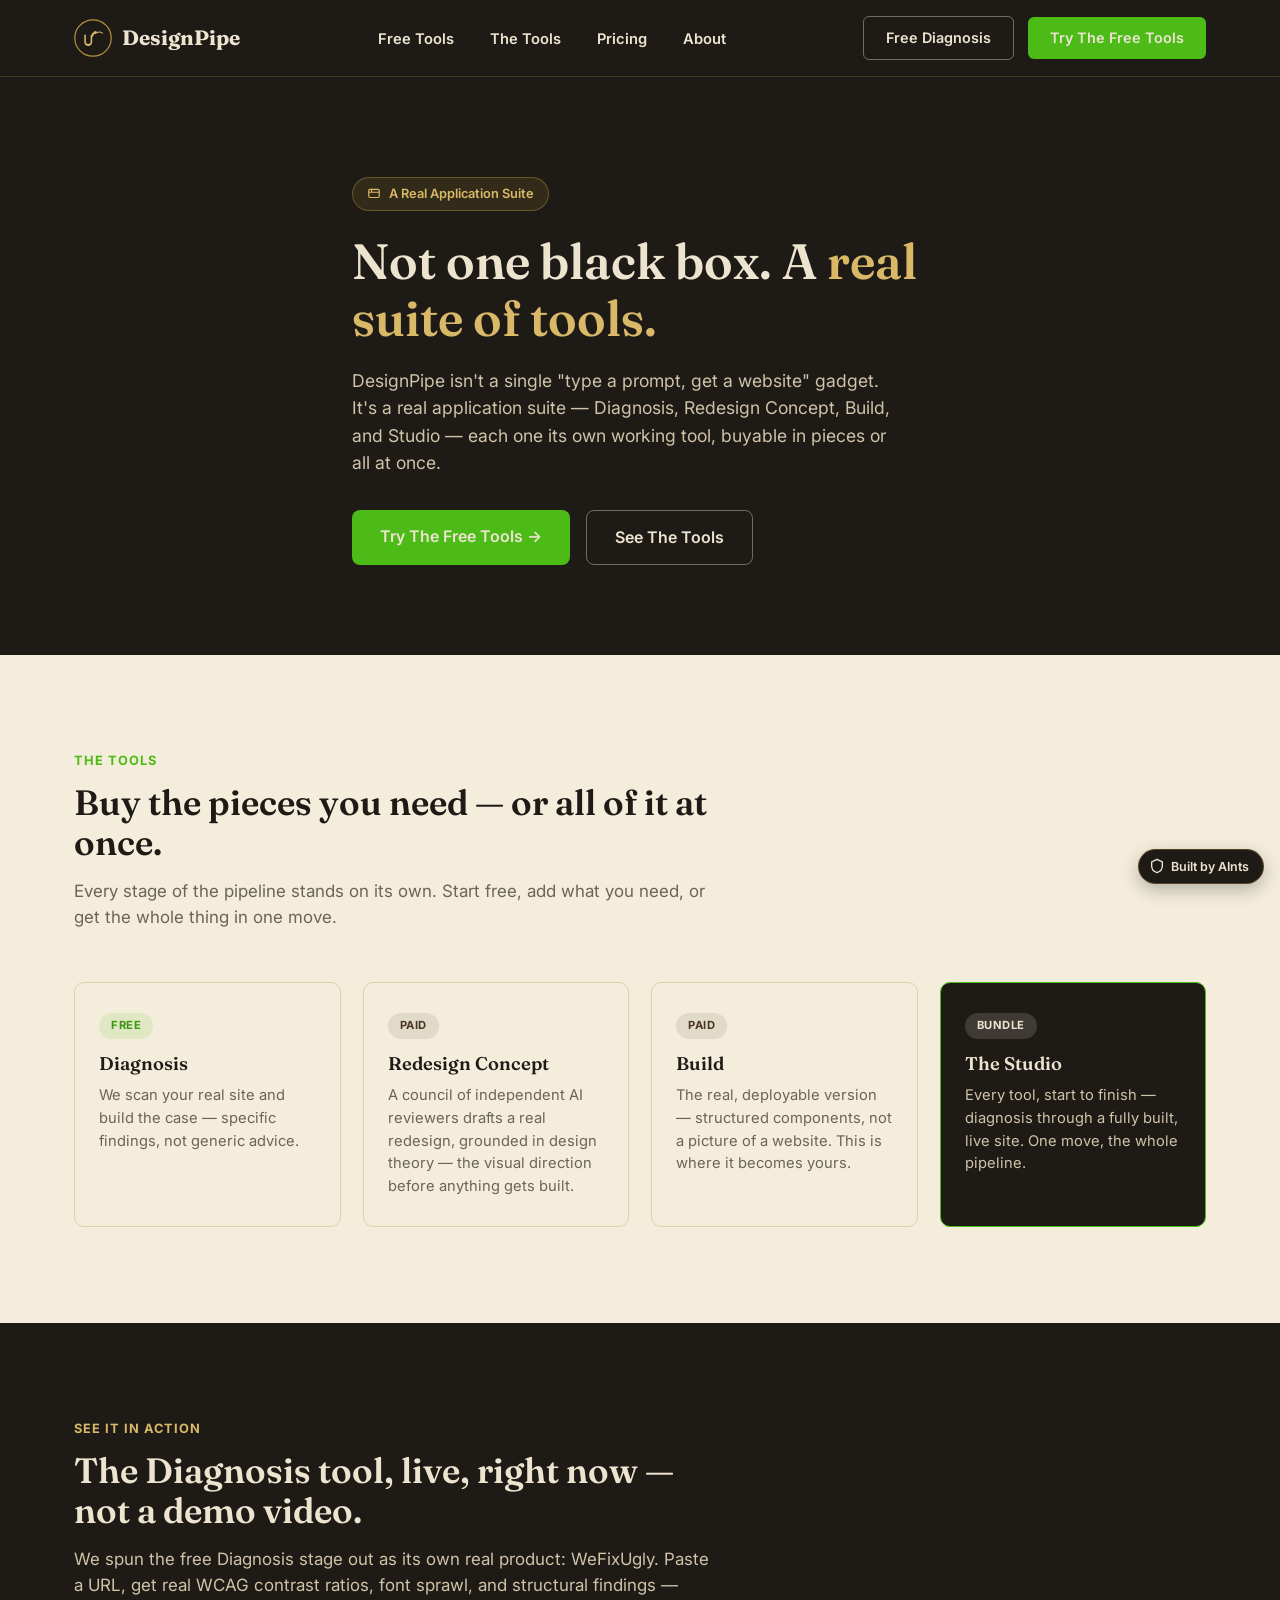
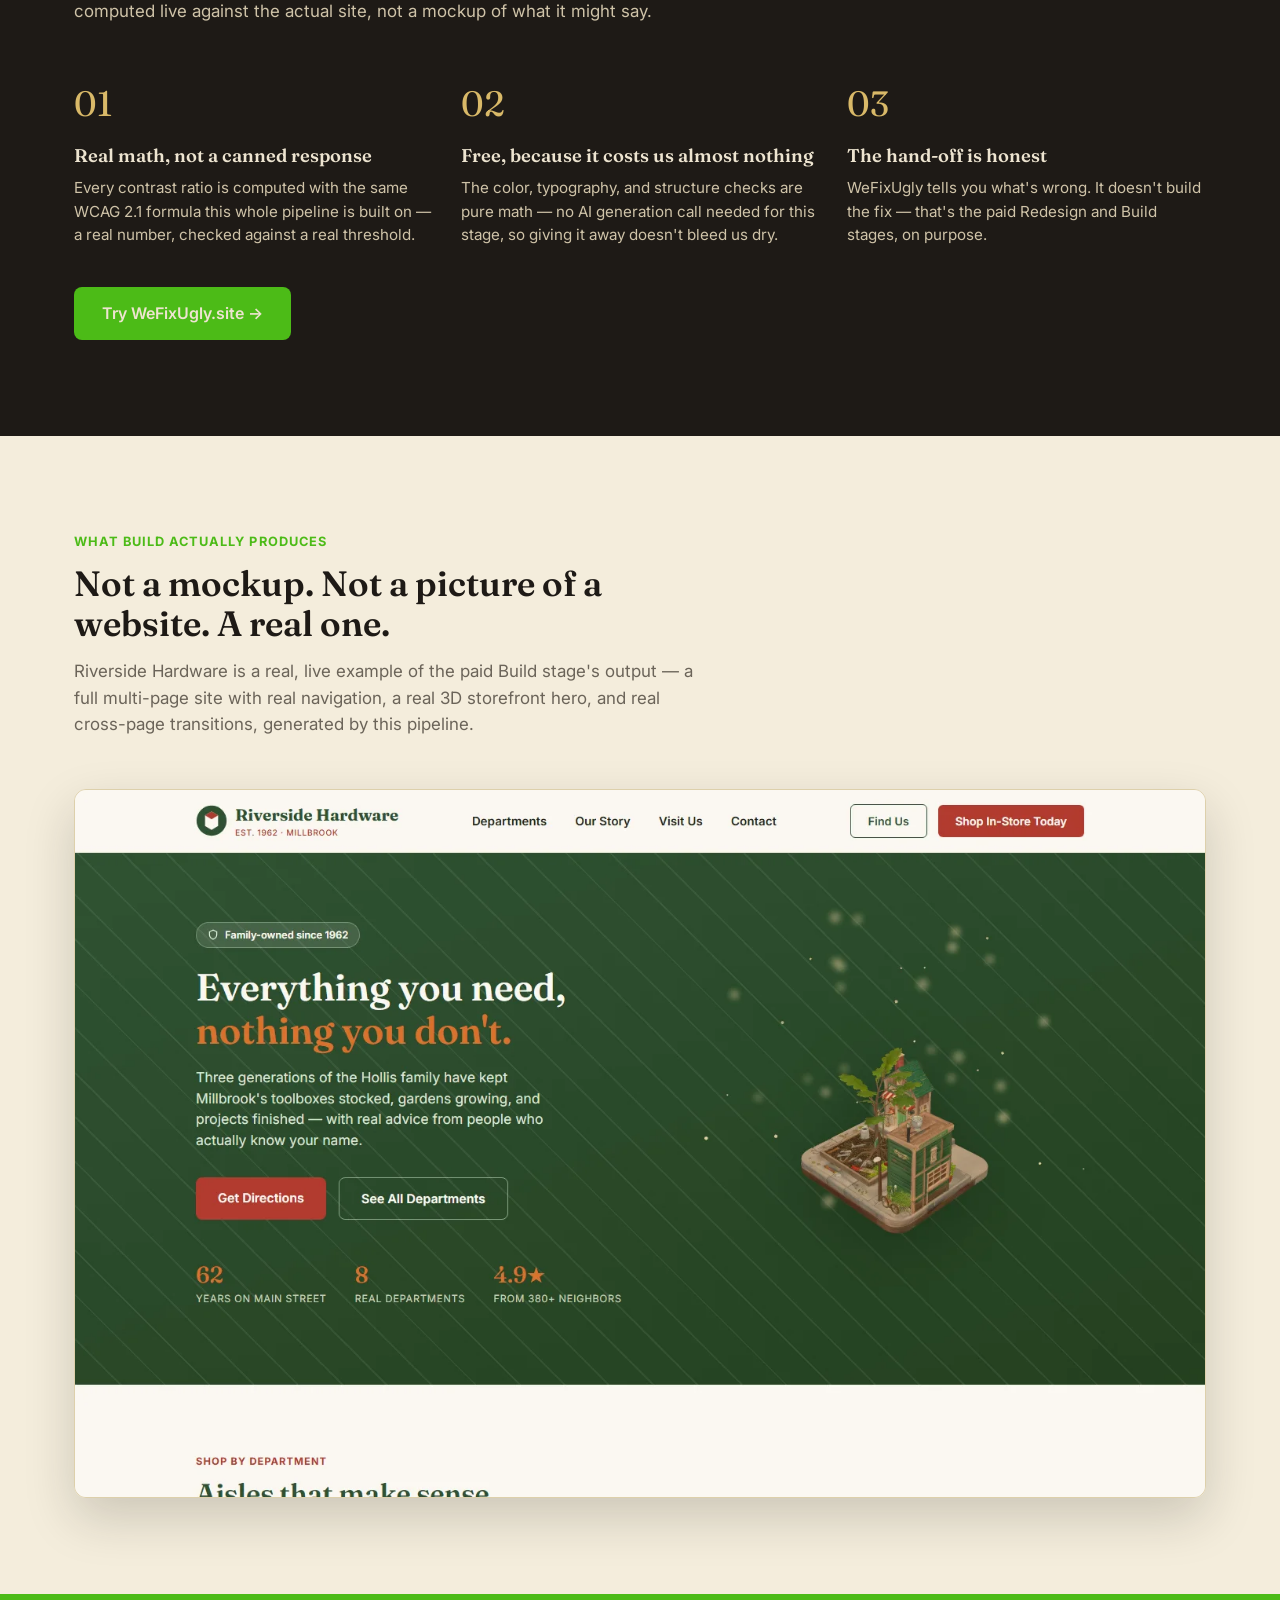
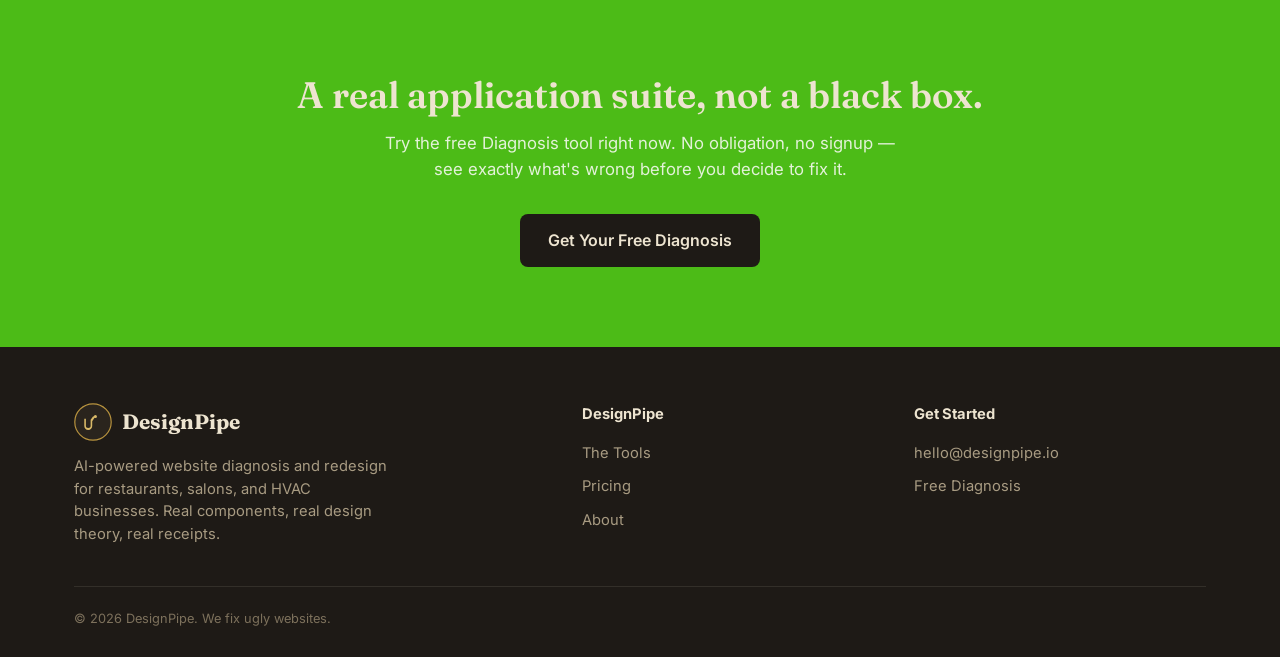
<file: index.html>
<!DOCTYPE html>
<html lang="en">
<head>
<meta charset="UTF-8">
<meta name="viewport" content="width=device-width, initial-scale=1.0">
<title>DesignPipe — the application suite behind real website redesigns.</title>
<meta name="description" content="DesignPipe is a real suite of tools — Diagnosis, Redesign Concept, Build, and Studio — not one giant black box. Use what you need, buy the pieces you need, or run the whole pipeline at once.">
<link rel="preconnect" href="https://fonts.googleapis.com">
<link href="https://fonts.googleapis.com/css2?family=Fraunces:opsz,wght@9..144,500;9..144,600;9..144,700&family=Inter:wght@400;500;600;700&display=swap" rel="stylesheet">
<link rel="stylesheet" href="styles.css">
</head>
<body>

<header>
  <div class="nav-inner">
    <a href="index.html" class="logo">
      <svg class="logo-mark" viewBox="0 0 48 48" fill="none">
        <circle cx="24" cy="24" r="23" fill="#1E1A16" stroke="#B8933E" stroke-width="1.5"/>
        <g transform="translate(24 24) rotate(90) scale(-1 1) translate(-24 -24)">
          <path d="M14 30c0-3 2-5 5-5h6l6-4v3l-4 3h-8c-1.5 0-2.5 1-2.5 3s1 3 2.5 3h9v2H19c-3 0-5-2-5-5z" fill="#D9B968"/>
          <circle cx="31" cy="21" r="2" fill="#D9B968"/>
          <path d="M31 19c1-3 1-5-1-7" stroke="#D9B968" stroke-width="1.3" stroke-linecap="round" fill="none"/>
        </g>
      </svg>
      <span>DesignPipe</span>
    </a>
    <nav>
      <ul>
        <li><a href="tools.html">Free Tools</a></li>
        <li><a href="#how">The Tools</a></li>
        <li><a href="pricing.html">Pricing</a></li>
        <li><a href="about.html">About</a></li>
      </ul>
    </nav>
    <div class="nav-actions">
      <a href="https://wefixugly.site" target="_blank" rel="noopener" class="btn btn-outline">Free Diagnosis</a>
      <a href="tools.html" class="btn btn-primary"><span class="label-full">Try The Free Tools</span><span class="label-short">Free Tools</span></a>
      <button class="hamburger" aria-label="menu"><span></span><span></span><span></span></button>
    </div>
  </div>
</header>

<section class="hero">
  <div class="wrap hero-inner" style="padding-top:100px;padding-bottom:90px;">
    <span class="hero-badge">
      <svg width="14" height="14" viewBox="0 0 24 24" fill="none" stroke="currentColor" stroke-width="2"><rect x="3" y="4" width="18" height="14" rx="2"/><path d="M3 9h18M8 4v5"/></svg>
      A Real Application Suite
    </span>
    <h1>Not one black box. A <span>real suite of tools.</span></h1>
    <p>DesignPipe isn't a single "type a prompt, get a website" gadget. It's a real application suite — Diagnosis, Redesign Concept, Build, and Studio — each one its own working tool, buyable in pieces or all at once.</p>
    <div class="hero-ctas">
      <a href="tools.html" class="btn btn-primary btn-lg">Try The Free Tools →</a>
      <a href="#how" class="btn btn-outline btn-lg">See The Tools</a>
    </div>
  </div>
</section>

<section class="section" id="how">
  <div class="wrap">
    <div class="section-head">
      <span class="eyebrow">The Tools</span>
      <h2>Buy the pieces you need — or all of it at once.</h2>
      <p>Every stage of the pipeline stands on its own. Start free, add what you need, or get the whole thing in one move.</p>
    </div>
    <div class="tool-grid">
      <div class="tool-card">
        <span class="tool-badge">Free</span>
        <h3>Diagnosis</h3>
        <p>We scan your real site and build the case — specific findings, not generic advice.</p>
      </div>
      <div class="tool-card">
        <span class="tool-badge tool-badge-paid">Paid</span>
        <h3>Redesign Concept</h3>
        <p>A council of independent AI reviewers drafts a real redesign, grounded in design theory — the visual direction before anything gets built.</p>
      </div>
      <div class="tool-card">
        <span class="tool-badge tool-badge-paid">Paid</span>
        <h3>Build</h3>
        <p>The real, deployable version — structured components, not a picture of a website. This is where it becomes yours.</p>
      </div>
      <div class="tool-card tool-card-bundle">
        <span class="tool-badge tool-badge-bundle">Bundle</span>
        <h3>The Studio</h3>
        <p>Every tool, start to finish — diagnosis through a fully built, live site. One move, the whole pipeline.</p>
      </div>
    </div>
  </div>
</section>

<section class="section section-dark" id="action">
  <div class="wrap">
    <div class="section-head">
      <span class="eyebrow">See It In Action</span>
      <h2>The Diagnosis tool, live, right now — not a demo video.</h2>
      <p>We spun the free Diagnosis stage out as its own real product: WeFixUgly. Paste a URL, get real WCAG contrast ratios, font sprawl, and structural findings — computed live against the actual site, not a mockup of what it might say.</p>
    </div>
    <div class="diff-grid">
      <div class="diff-card">
        <div class="diff-num">01</div>
        <h3>Real math, not a canned response</h3>
        <p>Every contrast ratio is computed with the same WCAG 2.1 formula this whole pipeline is built on — a real number, checked against a real threshold.</p>
      </div>
      <div class="diff-card">
        <div class="diff-num">02</div>
        <h3>Free, because it costs us almost nothing</h3>
        <p>The color, typography, and structure checks are pure math — no AI generation call needed for this stage, so giving it away doesn't bleed us dry.</p>
      </div>
      <div class="diff-card">
        <div class="diff-num">03</div>
        <h3>The hand-off is honest</h3>
        <p>WeFixUgly tells you what's wrong. It doesn't build the fix — that's the paid Redesign and Build stages, on purpose.</p>
      </div>
    </div>
    <div class="hero-ctas" style="margin-top:40px">
      <a href="https://wefixugly.site" target="_blank" rel="noopener" class="btn btn-primary btn-lg">Try WeFixUgly.site →</a>
    </div>
  </div>
</section>

<section class="section" id="output">
  <div class="wrap">
    <div class="section-head">
      <span class="eyebrow">What Build Actually Produces</span>
      <h2>Not a mockup. Not a picture of a website. A real one.</h2>
      <p>Riverside Hardware is a real, live example of the paid Build stage's output — a full multi-page site with real navigation, a real 3D storefront hero, and real cross-page transitions, generated by this pipeline.</p>
    </div>
    <div class="output-preview">
      <a href="demo/riverside-hardware/" target="_blank" rel="noopener" class="output-preview-link">
        <img src="riverside-preview.webp" alt="Riverside Hardware, a real multi-page demo site built by DesignPipe's pipeline, showing a 3D isometric storefront hero." loading="lazy">
        <span class="output-preview-overlay">View the Live Demo →</span>
      </a>
    </div>
  </div>
</section>

<section class="cta-band" id="cta">
  <div class="wrap">
    <h2>A real application suite, not a black box.</h2>
    <p>Try the free Diagnosis tool right now. No obligation, no signup — see exactly what's wrong before you decide to fix it.</p>
    <a href="https://wefixugly.site" target="_blank" rel="noopener" class="btn btn-primary btn-lg">Get Your Free Diagnosis</a>
  </div>
</section>

<footer>
  <div class="wrap">
    <div class="footer-grid">
      <div class="footer-brand">
        <div class="logo">
          <svg class="logo-mark" viewBox="0 0 48 48" fill="none">
            <circle cx="24" cy="24" r="23" fill="#2A241D" stroke="#B8933E" stroke-width="1.5"/>
            <g transform="translate(24 24) rotate(90) scale(-1 1) translate(-24 -24)">
              <path d="M14 30c0-3 2-5 5-5h6l6-4v3l-4 3h-8c-1.5 0-2.5 1-2.5 3s1 3 2.5 3h9v2H19c-3 0-5-2-5-5z" fill="#D9B968"/>
              <circle cx="31" cy="21" r="2" fill="#D9B968"/>
            </g>
          </svg>
          DesignPipe
        </div>
        <p>AI-powered website diagnosis and redesign for restaurants, salons, and HVAC businesses. Real components, real design theory, real receipts.</p>
      </div>
      <div class="footer-col">
        <h4>DesignPipe</h4>
        <ul>
          <li><a href="#how">The Tools</a></li>
          <li><a href="pricing.html">Pricing</a></li>
          <li><a href="about.html">About</a></li>
        </ul>
      </div>
      <div class="footer-col">
        <h4>Get Started</h4>
        <ul>
          <li><a href="mailto:hello@designpipe.io">hello@designpipe.io</a></li>
          <li><a href="https://wefixugly.site" target="_blank" rel="noopener">Free Diagnosis</a></li>
        </ul>
      </div>
    </div>
    <div class="footer-bottom">
      <span>© 2026 DesignPipe. We fix ugly websites.</span>
    </div>
  </div>
</footer>

<a class="aints-credit" href="https://aint.farm" target="_blank" rel="noopener">
  <svg viewBox="0 0 24 24" fill="none" stroke="currentColor" stroke-width="2"><path d="M12 2L4 6v6c0 5 3.5 8.5 8 10 4.5-1.5 8-5 8-10V6l-8-4z"/></svg>
  Built by AInts
</a>

<script src="main.js" defer></script>
</body>
</html>
</file>
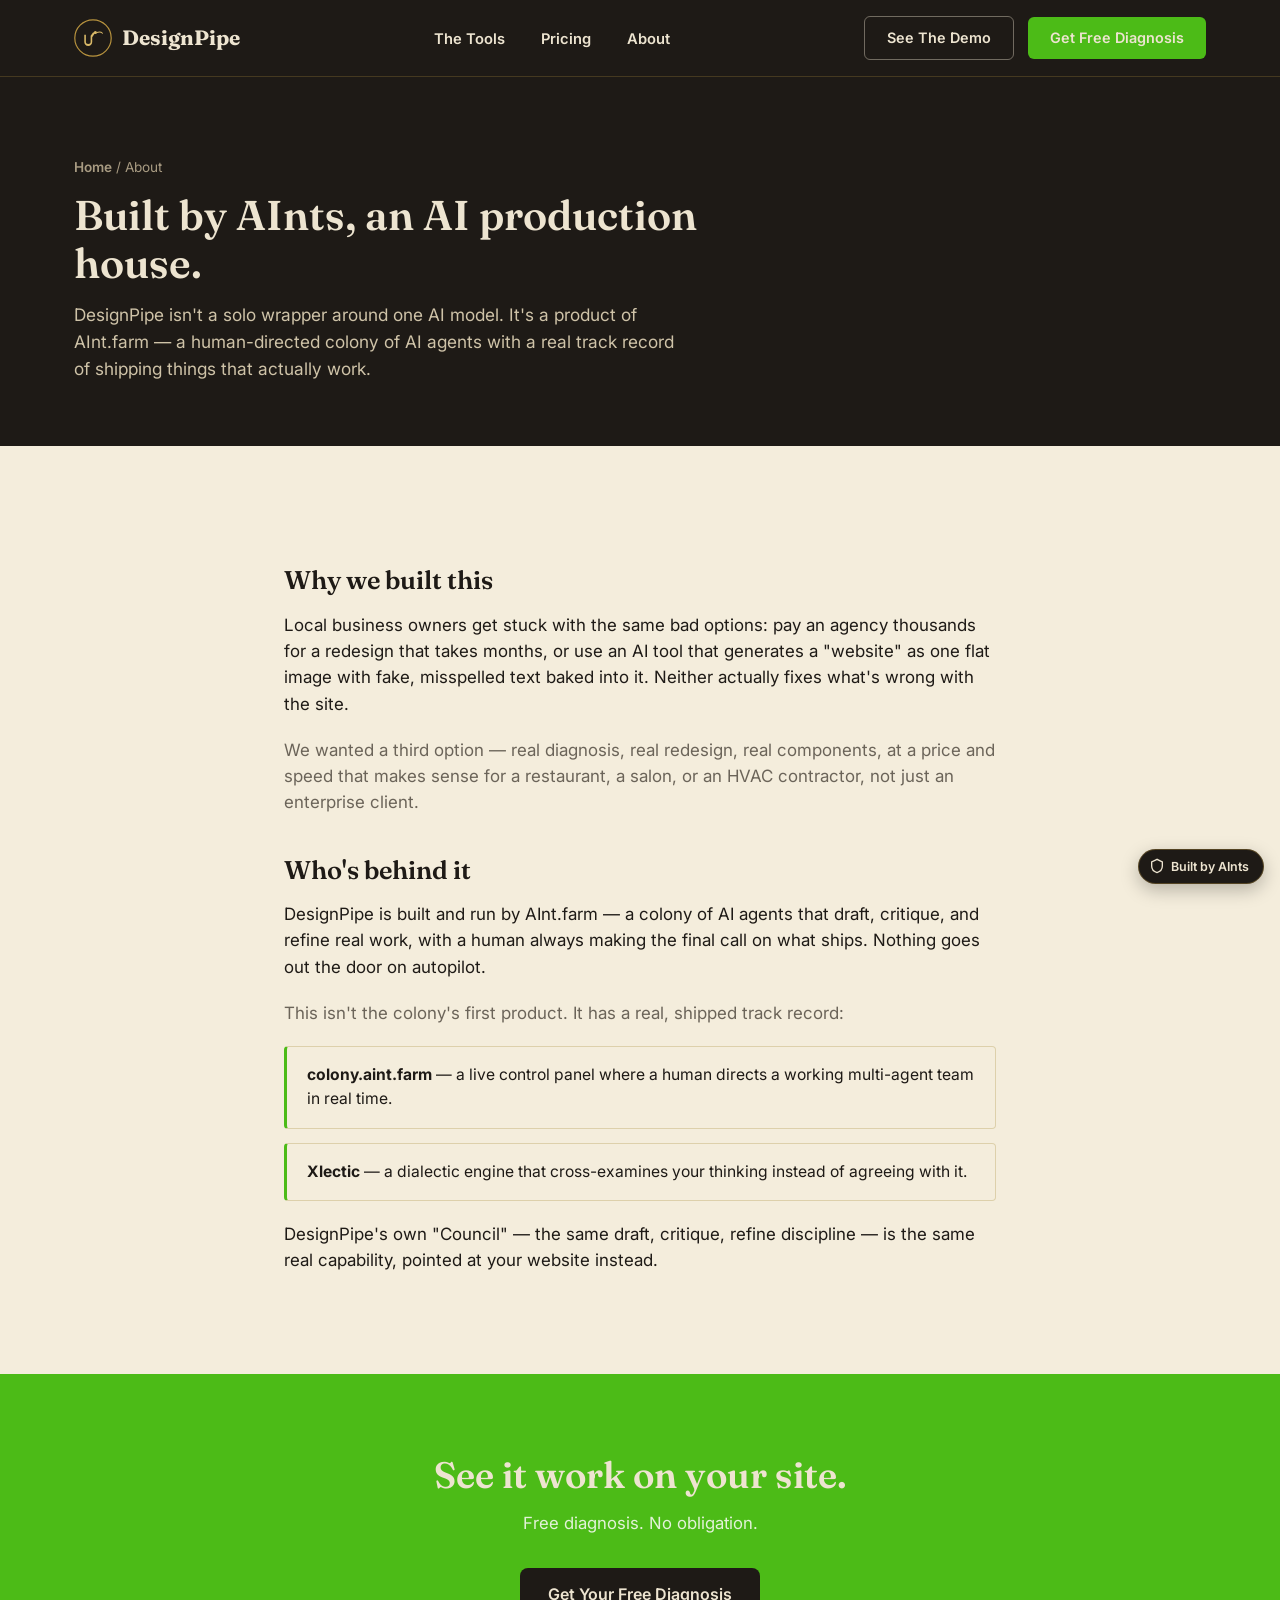
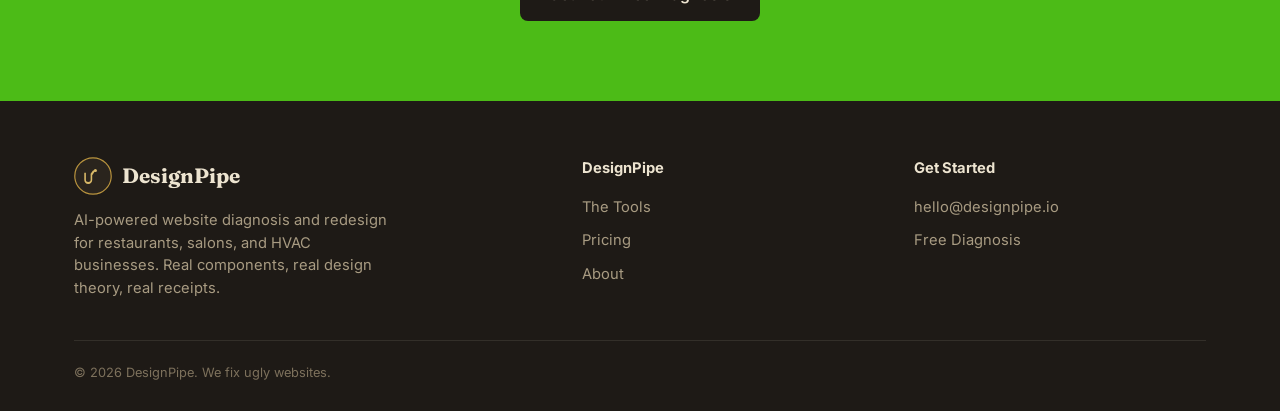
<file: about.html>
<!DOCTYPE html>
<html lang="en">
<head>
<meta charset="UTF-8">
<meta name="viewport" content="width=device-width, initial-scale=1.0">
<title>About — DesignPipe</title>
<meta name="description" content="DesignPipe is built by AInt.farm, a human-directed AI production house with a real track record of shipped multi-agent products.">
<link rel="preconnect" href="https://fonts.googleapis.com">
<link href="https://fonts.googleapis.com/css2?family=Fraunces:opsz,wght@9..144,500;9..144,600;9..144,700&family=Inter:wght@400;500;600;700&display=swap" rel="stylesheet">
<link rel="stylesheet" href="styles.css">
</head>
<body>

<header>
  <div class="nav-inner">
    <a href="index.html" class="logo">
      <svg class="logo-mark" viewBox="0 0 48 48" fill="none">
        <circle cx="24" cy="24" r="23" fill="#1E1A16" stroke="#B8933E" stroke-width="1.5"/>
        <g transform="translate(24 24) rotate(90) scale(-1 1) translate(-24 -24)">
          <path d="M14 30c0-3 2-5 5-5h6l6-4v3l-4 3h-8c-1.5 0-2.5 1-2.5 3s1 3 2.5 3h9v2H19c-3 0-5-2-5-5z" fill="#D9B968"/>
          <circle cx="31" cy="21" r="2" fill="#D9B968"/>
          <path d="M31 19c1-3 1-5-1-7" stroke="#D9B968" stroke-width="1.3" stroke-linecap="round" fill="none"/>
        </g>
      </svg>
      <span>DesignPipe</span>
    </a>
    <nav>
      <ul>
        <li><a href="index.html#how">The Tools</a></li>
        <li><a href="pricing.html">Pricing</a></li>
        <li><a href="about.html">About</a></li>
      </ul>
    </nav>
    <div class="nav-actions">
      <a href="https://wefixugly.site" target="_blank" rel="noopener" class="btn btn-outline">See The Demo</a>
      <a href="https://wefixugly.site" target="_blank" rel="noopener" class="btn btn-primary"><span class="label-full">Get Free Diagnosis</span><span class="label-short">Try Us</span></a>
      <button class="hamburger" aria-label="menu"><span></span><span></span><span></span></button>
    </div>
  </div>
</header>

<section class="page-banner">
  <div class="wrap">
    <div class="breadcrumb"><a href="index.html">Home</a> / About</div>
    <h1>Built by AInts, an AI production house.</h1>
    <p>DesignPipe isn't a solo wrapper around one AI model. It's a product of AInt.farm — a human-directed colony of AI agents with a real track record of shipping things that actually work.</p>
  </div>
</section>

<section class="article">
  <div class="wrap article-inner">
    <h2>Why we built this</h2>
    <p>Local business owners get stuck with the same bad options: pay an agency thousands for a redesign that takes months, or use an AI tool that generates a "website" as one flat image with fake, misspelled text baked into it. Neither actually fixes what's wrong with the site.</p>
    <p class="muted">We wanted a third option — real diagnosis, real redesign, real components, at a price and speed that makes sense for a restaurant, a salon, or an HVAC contractor, not just an enterprise client.</p>

    <h2>Who's behind it</h2>
    <p>DesignPipe is built and run by AInt.farm — a colony of AI agents that draft, critique, and refine real work, with a human always making the final call on what ships. Nothing goes out the door on autopilot.</p>
    <p class="muted">This isn't the colony's first product. It has a real, shipped track record:</p>
    <ul class="track-record">
      <li><strong>colony.aint.farm</strong> — a live control panel where a human directs a working multi-agent team in real time.</li>
      <li><strong>Xlectic</strong> — a dialectic engine that cross-examines your thinking instead of agreeing with it.</li>
    </ul>
    <p>DesignPipe's own "Council" — the same draft, critique, refine discipline — is the same real capability, pointed at your website instead.</p>
  </div>
</section>

<section class="cta-band" id="cta">
  <div class="wrap">
    <h2>See it work on your site.</h2>
    <p>Free diagnosis. No obligation.</p>
    <a href="https://wefixugly.site" target="_blank" rel="noopener" class="btn btn-primary btn-lg">Get Your Free Diagnosis</a>
  </div>
</section>

<footer>
  <div class="wrap">
    <div class="footer-grid">
      <div class="footer-brand">
        <div class="logo">
          <svg class="logo-mark" viewBox="0 0 48 48" fill="none">
            <circle cx="24" cy="24" r="23" fill="#2A241D" stroke="#B8933E" stroke-width="1.5"/>
            <g transform="translate(24 24) rotate(90) scale(-1 1) translate(-24 -24)">
              <path d="M14 30c0-3 2-5 5-5h6l6-4v3l-4 3h-8c-1.5 0-2.5 1-2.5 3s1 3 2.5 3h9v2H19c-3 0-5-2-5-5z" fill="#D9B968"/>
              <circle cx="31" cy="21" r="2" fill="#D9B968"/>
            </g>
          </svg>
          DesignPipe
        </div>
        <p>AI-powered website diagnosis and redesign for restaurants, salons, and HVAC businesses. Real components, real design theory, real receipts.</p>
      </div>
      <div class="footer-col">
        <h4>DesignPipe</h4>
        <ul>
          <li><a href="index.html#how">The Tools</a></li>
          <li><a href="pricing.html">Pricing</a></li>
          <li><a href="about.html">About</a></li>
        </ul>
      </div>
      <div class="footer-col">
        <h4>Get Started</h4>
        <ul>
          <li><a href="mailto:hello@designpipe.io">hello@designpipe.io</a></li>
          <li><a href="index.html#cta">Free Diagnosis</a></li>
        </ul>
      </div>
    </div>
    <div class="footer-bottom">
      <span>© 2026 DesignPipe. We fix ugly websites.</span>
    </div>
  </div>
</footer>

<a class="aints-credit" href="https://aint.farm" target="_blank" rel="noopener">
  <svg viewBox="0 0 24 24" fill="none" stroke="currentColor" stroke-width="2"><path d="M12 2L4 6v6c0 5 3.5 8.5 8 10 4.5-1.5 8-5 8-10V6l-8-4z"/></svg>
  Built by AInts
</a>

<script src="main.js" defer></script>
</body>
</html>
</file>
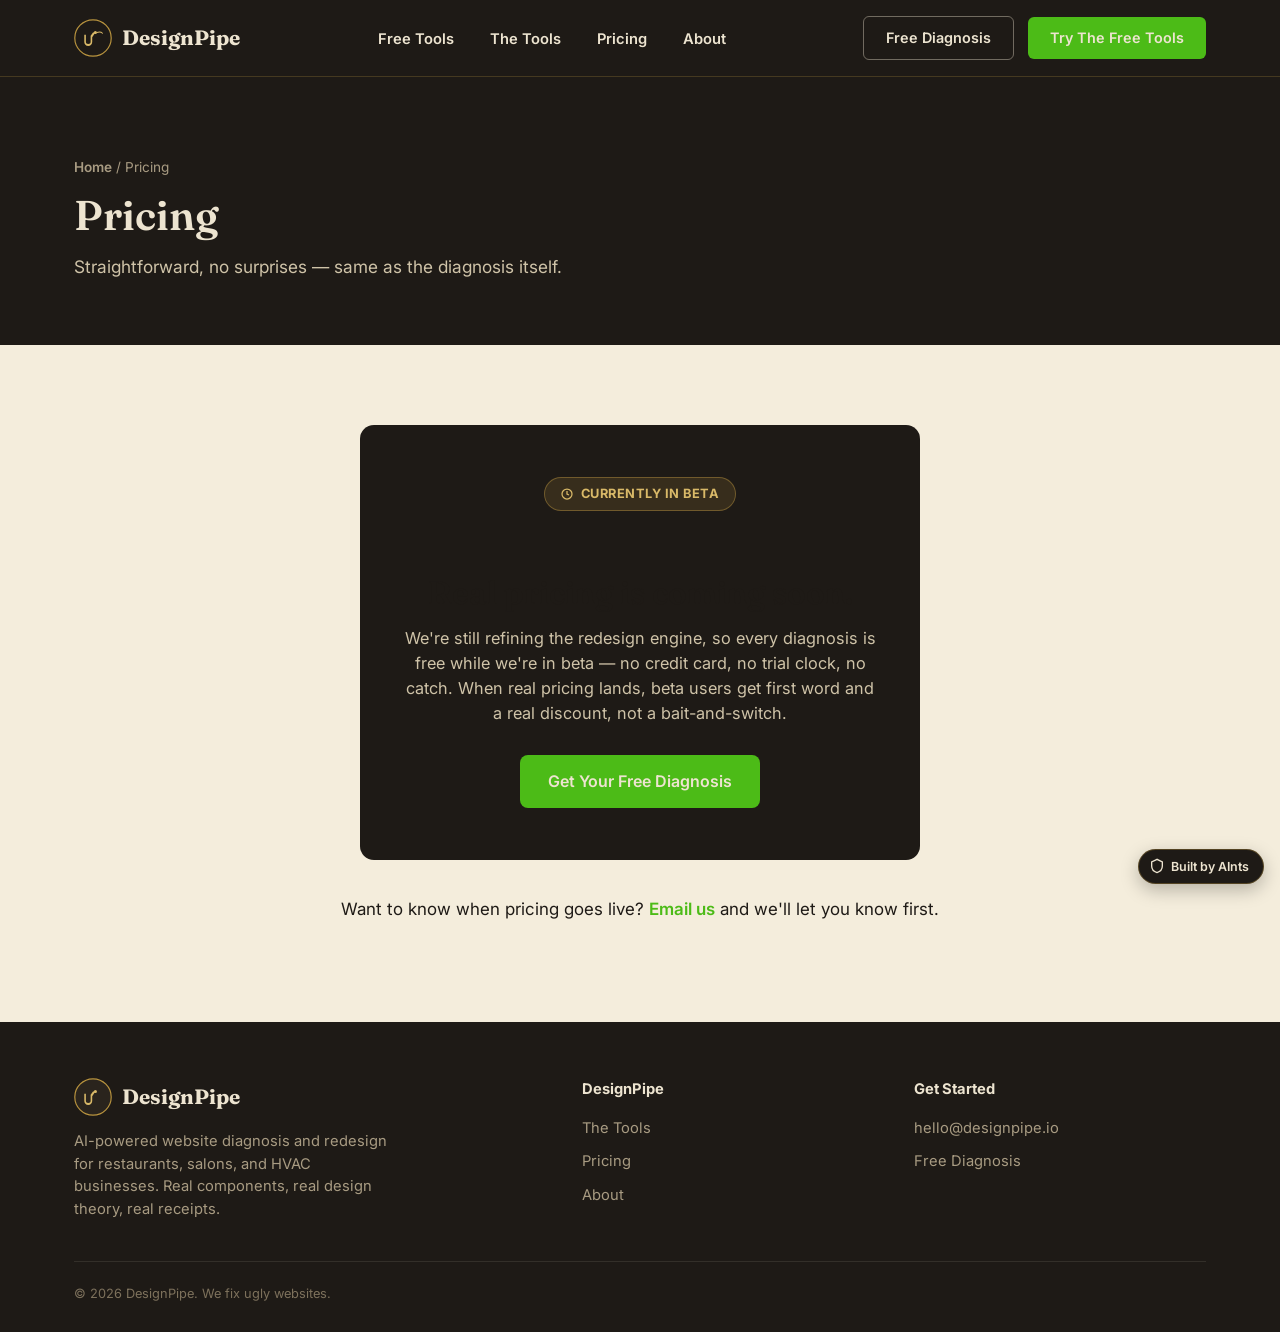
<file: pricing.html>
<!DOCTYPE html>
<html lang="en">
<head>
<meta charset="UTF-8">
<meta name="viewport" content="width=device-width, initial-scale=1.0">
<title>Pricing — DesignPipe</title>
<meta name="description" content="DesignPipe is currently in beta. Free diagnoses while we refine the redesign engine — real pricing coming soon.">
<link rel="preconnect" href="https://fonts.googleapis.com">
<link href="https://fonts.googleapis.com/css2?family=Fraunces:opsz,wght@9..144,500;9..144,600;9..144,700&family=Inter:wght@400;500;600;700&display=swap" rel="stylesheet">
<link rel="stylesheet" href="styles.css">
</head>
<body>

<header>
  <div class="nav-inner">
    <a href="index.html" class="logo">
      <svg class="logo-mark" viewBox="0 0 48 48" fill="none">
        <circle cx="24" cy="24" r="23" fill="#1E1A16" stroke="#B8933E" stroke-width="1.5"/>
        <g transform="translate(24 24) rotate(90) scale(-1 1) translate(-24 -24)">
          <path d="M14 30c0-3 2-5 5-5h6l6-4v3l-4 3h-8c-1.5 0-2.5 1-2.5 3s1 3 2.5 3h9v2H19c-3 0-5-2-5-5z" fill="#D9B968"/>
          <circle cx="31" cy="21" r="2" fill="#D9B968"/>
          <path d="M31 19c1-3 1-5-1-7" stroke="#D9B968" stroke-width="1.3" stroke-linecap="round" fill="none"/>
        </g>
      </svg>
      <span>DesignPipe</span>
    </a>
    <nav>
      <ul>
        <li><a href="tools.html">Free Tools</a></li>
        <li><a href="index.html#how">The Tools</a></li>
        <li><a href="pricing.html">Pricing</a></li>
        <li><a href="about.html">About</a></li>
      </ul>
    </nav>
    <div class="nav-actions">
      <a href="https://wefixugly.site" target="_blank" rel="noopener" class="btn btn-outline">Free Diagnosis</a>
      <a href="tools.html" class="btn btn-primary"><span class="label-full">Try The Free Tools</span><span class="label-short">Free Tools</span></a>
      <button class="hamburger" aria-label="menu"><span></span><span></span><span></span></button>
    </div>
  </div>
</header>

<section class="page-banner">
  <div class="wrap">
    <div class="breadcrumb"><a href="index.html">Home</a> / Pricing</div>
    <h1>Pricing</h1>
    <p>Straightforward, no surprises — same as the diagnosis itself.</p>
  </div>
</section>

<section class="article">
  <div class="wrap">
    <div class="pricing-card">
      <span class="beta-badge">
        <svg width="12" height="12" viewBox="0 0 24 24" fill="none" stroke="currentColor" stroke-width="2.5"><circle cx="12" cy="12" r="10"/><path d="M12 6v6l4 2"/></svg>
        Currently in Beta
      </span>
      <h2>Real pricing is coming soon.</h2>
      <p>We're still refining the redesign engine, so every diagnosis is free while we're in beta — no credit card, no trial clock, no catch. When real pricing lands, beta users get first word and a real discount, not a bait-and-switch.</p>
      <a href="https://wefixugly.site" target="_blank" rel="noopener" class="btn btn-primary btn-lg">Get Your Free Diagnosis</a>
    </div>
    <p class="pricing-note">Want to know when pricing goes live? <a href="mailto:hello@designpipe.io" style="color:var(--evidence);font-weight:600;">Email us</a> and we'll let you know first.</p>
  </div>
</section>

<footer>
  <div class="wrap">
    <div class="footer-grid">
      <div class="footer-brand">
        <div class="logo">
          <svg class="logo-mark" viewBox="0 0 48 48" fill="none">
            <circle cx="24" cy="24" r="23" fill="#2A241D" stroke="#B8933E" stroke-width="1.5"/>
            <g transform="translate(24 24) rotate(90) scale(-1 1) translate(-24 -24)">
              <path d="M14 30c0-3 2-5 5-5h6l6-4v3l-4 3h-8c-1.5 0-2.5 1-2.5 3s1 3 2.5 3h9v2H19c-3 0-5-2-5-5z" fill="#D9B968"/>
              <circle cx="31" cy="21" r="2" fill="#D9B968"/>
            </g>
          </svg>
          DesignPipe
        </div>
        <p>AI-powered website diagnosis and redesign for restaurants, salons, and HVAC businesses. Real components, real design theory, real receipts.</p>
      </div>
      <div class="footer-col">
        <h4>DesignPipe</h4>
        <ul>
          <li><a href="index.html#how">The Tools</a></li>
          <li><a href="pricing.html">Pricing</a></li>
          <li><a href="about.html">About</a></li>
        </ul>
      </div>
      <div class="footer-col">
        <h4>Get Started</h4>
        <ul>
          <li><a href="mailto:hello@designpipe.io">hello@designpipe.io</a></li>
          <li><a href="index.html#cta">Free Diagnosis</a></li>
        </ul>
      </div>
    </div>
    <div class="footer-bottom">
      <span>© 2026 DesignPipe. We fix ugly websites.</span>
    </div>
  </div>
</footer>

<a class="aints-credit" href="https://aint.farm" target="_blank" rel="noopener">
  <svg viewBox="0 0 24 24" fill="none" stroke="currentColor" stroke-width="2"><path d="M12 2L4 6v6c0 5 3.5 8.5 8 10 4.5-1.5 8-5 8-10V6l-8-4z"/></svg>
  Built by AInts
</a>

<script src="main.js" defer></script>
</body>
</html>
</file>
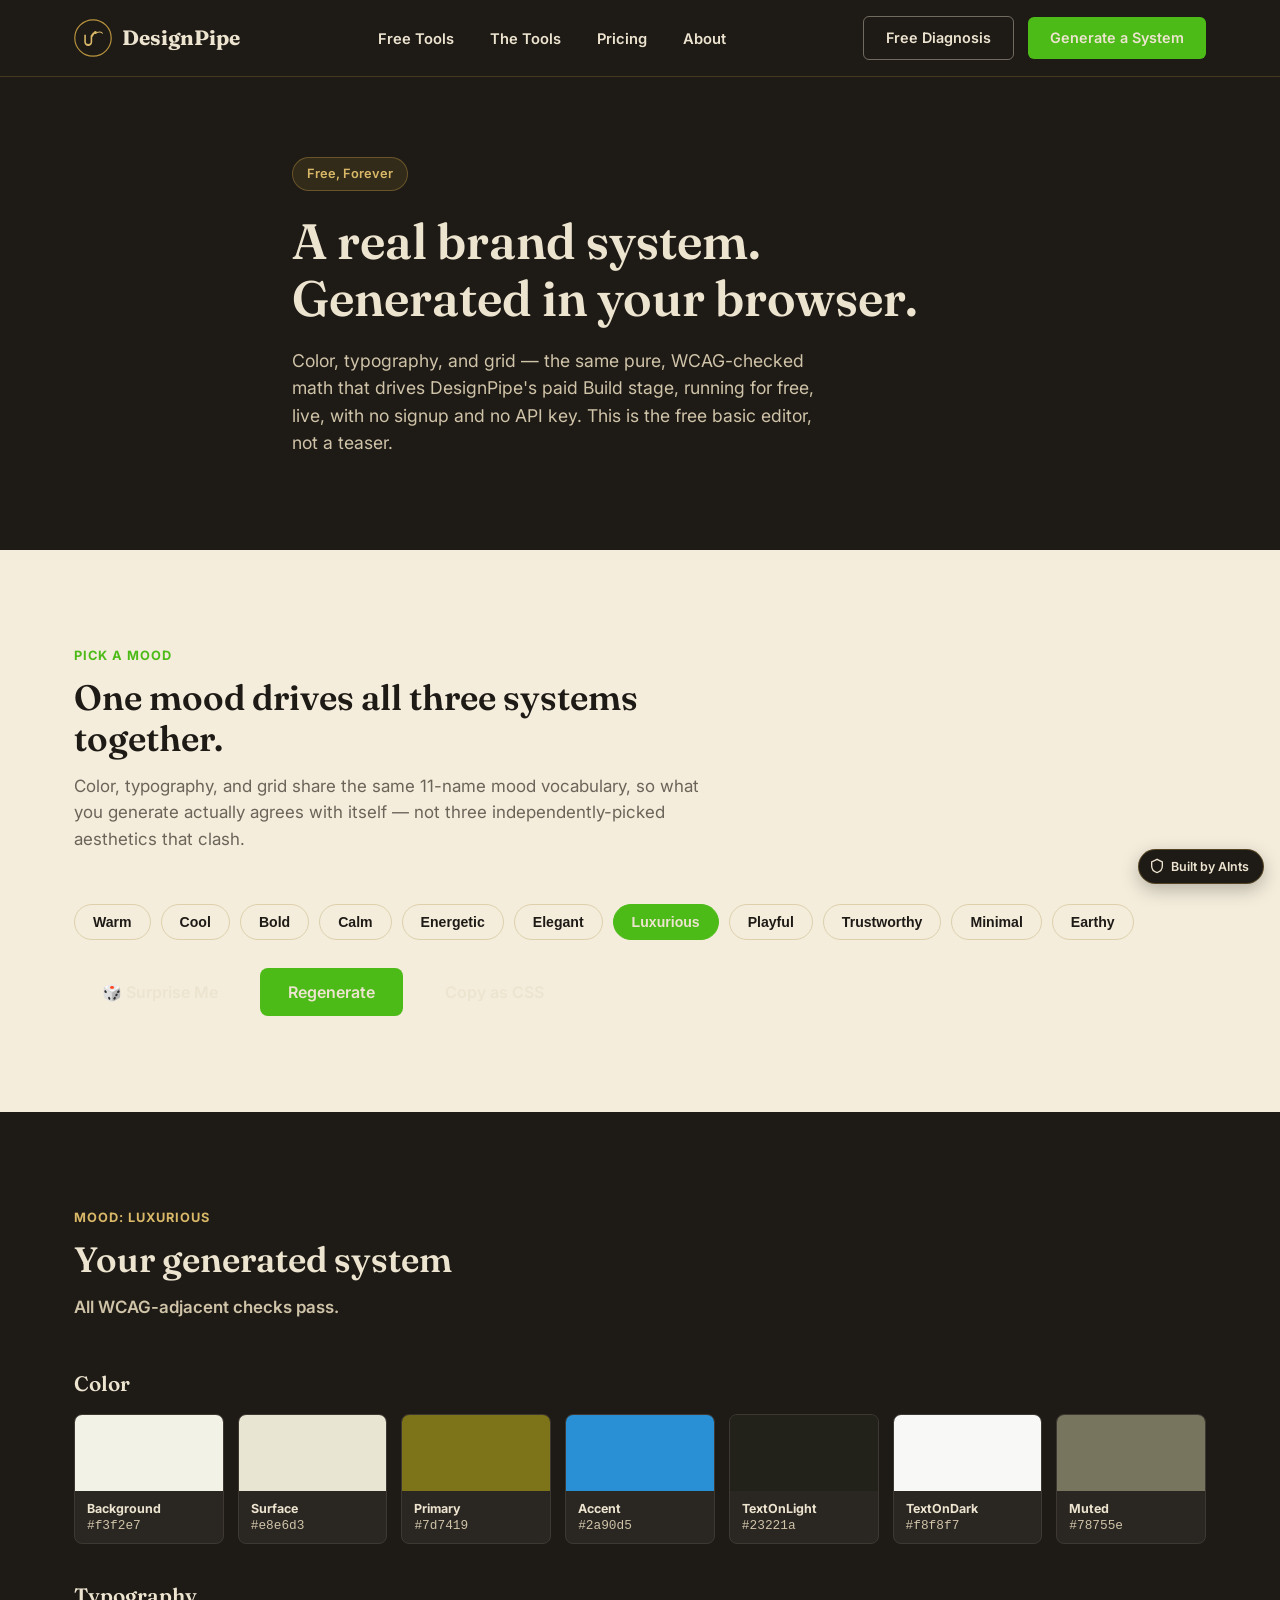
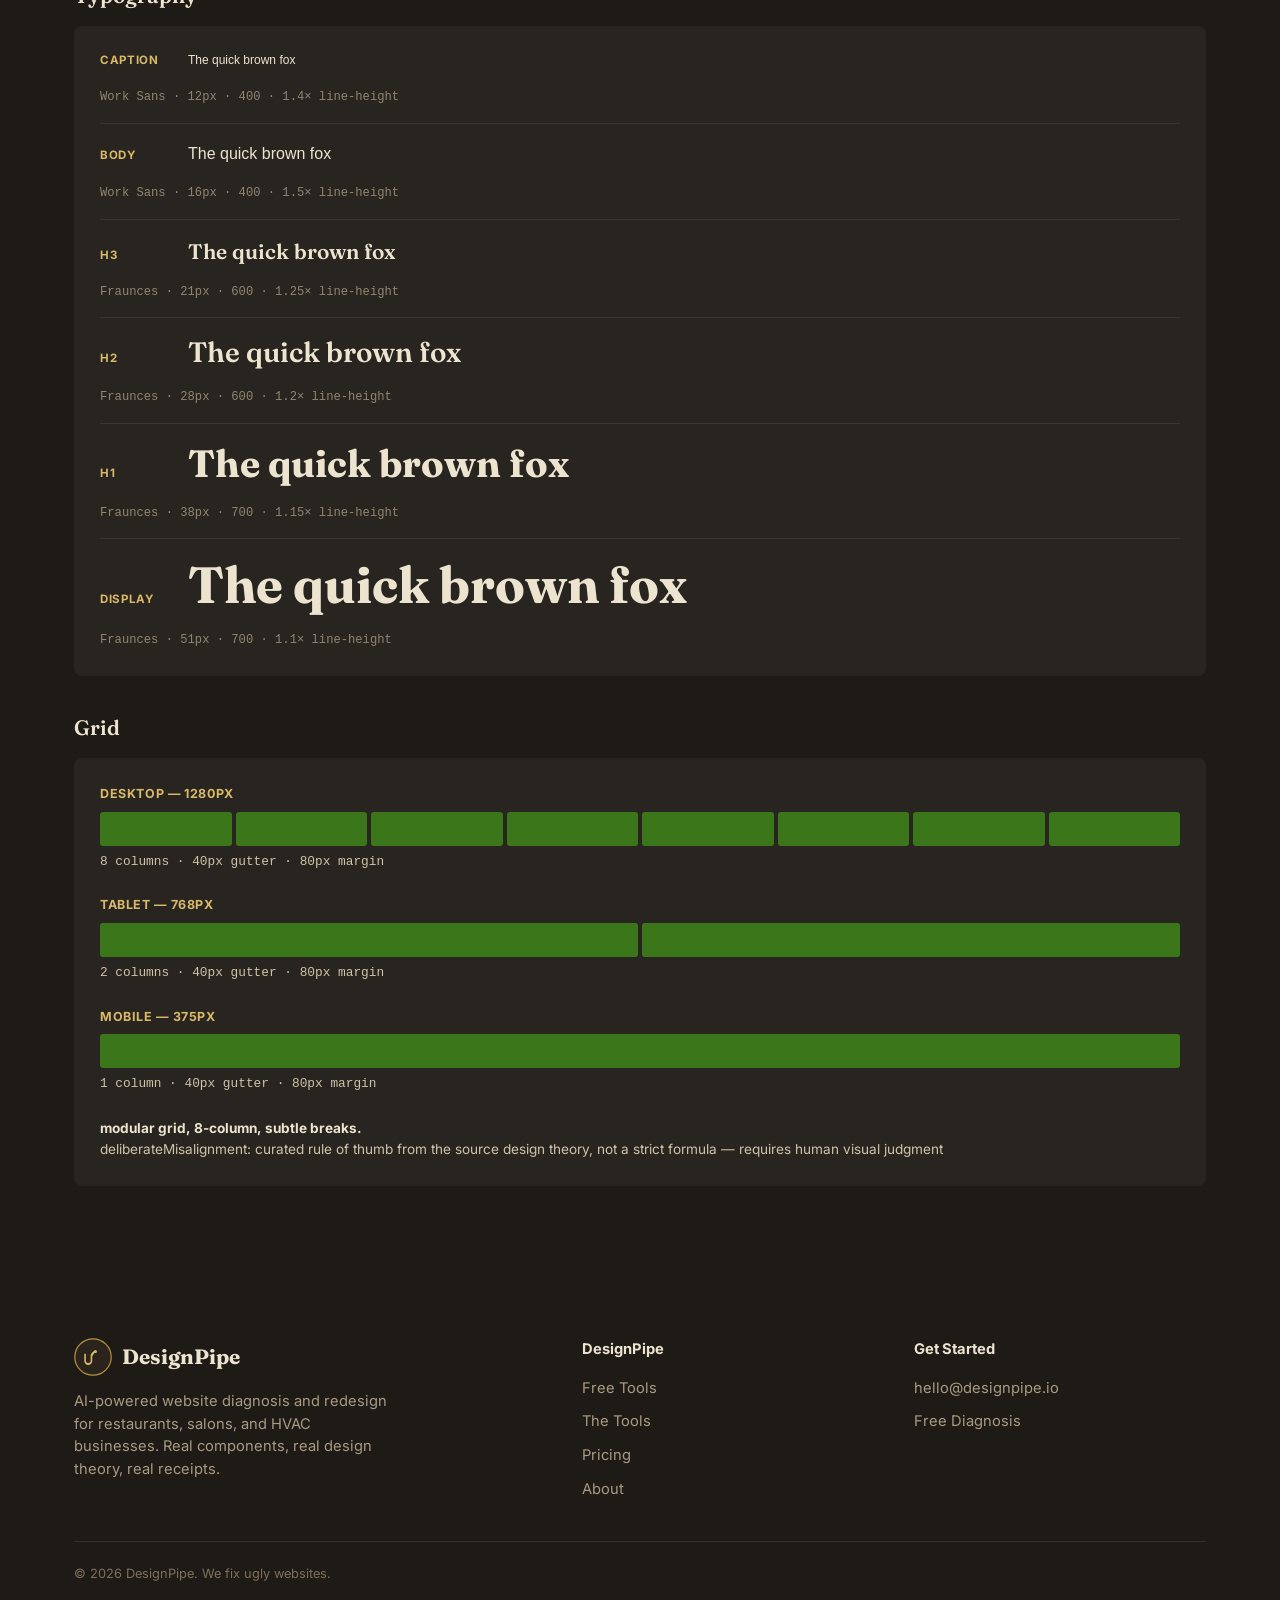
<file: tools.html>
<!DOCTYPE html>
<html lang="en">
<head>
<meta charset="UTF-8">
<meta name="viewport" content="width=device-width, initial-scale=1.0">
<title>Free Brand System Generator — DesignPipe</title>
<meta name="description" content="Generate a real, WCAG-checked color palette, typography scale, and grid system in your browser — free forever, no signup, no API key. The same pure math DesignPipe's paid Build stage runs on.">
<link rel="preconnect" href="https://fonts.googleapis.com">
<link rel="preconnect" href="https://fonts.gstatic.com" crossorigin>
<link href="https://fonts.googleapis.com/css2?family=Fraunces:opsz,wght@9..144,500;9..144,600;9..144,700&family=Inter:wght@400;500;600;700&display=swap" rel="stylesheet">
<link rel="stylesheet" href="styles.css">
<link rel="stylesheet" href="tools/tools.css">
</head>
<body>

<header>
  <div class="nav-inner">
    <a href="index.html" class="logo">
      <svg class="logo-mark" viewBox="0 0 48 48" fill="none">
        <circle cx="24" cy="24" r="23" fill="#1E1A16" stroke="#B8933E" stroke-width="1.5"/>
        <g transform="translate(24 24) rotate(90) scale(-1 1) translate(-24 -24)">
          <path d="M14 30c0-3 2-5 5-5h6l6-4v3l-4 3h-8c-1.5 0-2.5 1-2.5 3s1 3 2.5 3h9v2H19c-3 0-5-2-5-5z" fill="#D9B968"/>
          <circle cx="31" cy="21" r="2" fill="#D9B968"/>
          <path d="M31 19c1-3 1-5-1-7" stroke="#D9B968" stroke-width="1.3" stroke-linecap="round" fill="none"/>
        </g>
      </svg>
      <span>DesignPipe</span>
    </a>
    <nav>
      <ul>
        <li><a href="tools.html" aria-current="page">Free Tools</a></li>
        <li><a href="index.html#how">The Tools</a></li>
        <li><a href="pricing.html">Pricing</a></li>
        <li><a href="about.html">About</a></li>
      </ul>
    </nav>
    <div class="nav-actions">
      <a href="https://wefixugly.site" target="_blank" rel="noopener" class="btn btn-outline">Free Diagnosis</a>
      <a href="#generator" class="btn btn-primary"><span class="label-full">Generate a System</span><span class="label-short">Generate</span></a>
      <button class="hamburger" aria-label="menu"><span></span><span></span><span></span></button>
    </div>
  </div>
</header>

<section class="hero" style="min-height:auto;">
  <div class="wrap hero-inner" style="padding-top:80px;padding-bottom:60px;max-width:760px;">
    <span class="hero-badge">Free, Forever</span>
    <h1>A real brand system. Generated in your browser.</h1>
    <p>Color, typography, and grid — the same pure, WCAG-checked math that drives DesignPipe's paid Build stage, running for free, live, with no signup and no API key. This is the free basic editor, not a teaser.</p>
  </div>
</section>

<section class="section" id="generator">
  <div class="wrap">
    <div class="section-head">
      <span class="eyebrow">Pick a Mood</span>
      <h2>One mood drives all three systems together.</h2>
      <p>Color, typography, and grid share the same 11-name mood vocabulary, so what you generate actually agrees with itself — not three independently-picked aesthetics that clash.</p>
    </div>
    <div class="mood-grid" id="moodGrid"></div>
    <div class="generator-actions">
      <button class="btn btn-outline btn-lg" id="surpriseBtn">🎲 Surprise Me</button>
      <button class="btn btn-primary btn-lg" id="regenBtn">Regenerate</button>
      <button class="btn btn-outline btn-lg" id="copyCssBtn">Copy as CSS</button>
    </div>
  </div>
</section>

<section class="section section-dark" id="results">
  <div class="wrap">
    <div class="section-head">
      <span class="eyebrow" id="resultMood">—</span>
      <h2>Your generated system</h2>
      <p id="wcagSummary" class="wcag-summary">—</p>
    </div>

    <h3 class="result-subhead">Color</h3>
    <div class="swatch-grid" id="swatchGrid"></div>

    <h3 class="result-subhead">Typography</h3>
    <div class="type-preview" id="typePreview"></div>

    <h3 class="result-subhead">Grid</h3>
    <div class="grid-preview" id="gridPreview"></div>
  </div>
</section>

<footer>
  <div class="wrap">
    <div class="footer-grid">
      <div class="footer-brand">
        <div class="logo">
          <svg class="logo-mark" viewBox="0 0 48 48" fill="none">
            <circle cx="24" cy="24" r="23" fill="#2A241D" stroke="#B8933E" stroke-width="1.5"/>
            <g transform="translate(24 24) rotate(90) scale(-1 1) translate(-24 -24)">
              <path d="M14 30c0-3 2-5 5-5h6l6-4v3l-4 3h-8c-1.5 0-2.5 1-2.5 3s1 3 2.5 3h9v2H19c-3 0-5-2-5-5z" fill="#D9B968"/>
              <circle cx="31" cy="21" r="2" fill="#D9B968"/>
            </g>
          </svg>
          DesignPipe
        </div>
        <p>AI-powered website diagnosis and redesign for restaurants, salons, and HVAC businesses. Real components, real design theory, real receipts.</p>
      </div>
      <div class="footer-col">
        <h4>DesignPipe</h4>
        <ul>
          <li><a href="tools.html">Free Tools</a></li>
          <li><a href="index.html#how">The Tools</a></li>
          <li><a href="pricing.html">Pricing</a></li>
          <li><a href="about.html">About</a></li>
        </ul>
      </div>
      <div class="footer-col">
        <h4>Get Started</h4>
        <ul>
          <li><a href="mailto:hello@designpipe.io">hello@designpipe.io</a></li>
          <li><a href="https://wefixugly.site" target="_blank" rel="noopener">Free Diagnosis</a></li>
        </ul>
      </div>
    </div>
    <div class="footer-bottom">
      <span>© 2026 DesignPipe. We fix ugly websites.</span>
    </div>
  </div>
</footer>

<a class="aints-credit" href="https://aint.farm" target="_blank" rel="noopener">
  <svg viewBox="0 0 24 24" fill="none" stroke="currentColor" stroke-width="2"><path d="M12 2L4 6v6c0 5 3.5 8.5 8 10 4.5-1.5 8-5 8-10V6l-8-4z"/></svg>
  Built by AInts
</a>

<script src="main.js" defer></script>
<script type="module" src="tools/tools.js"></script>
</body>
</html>
</file>
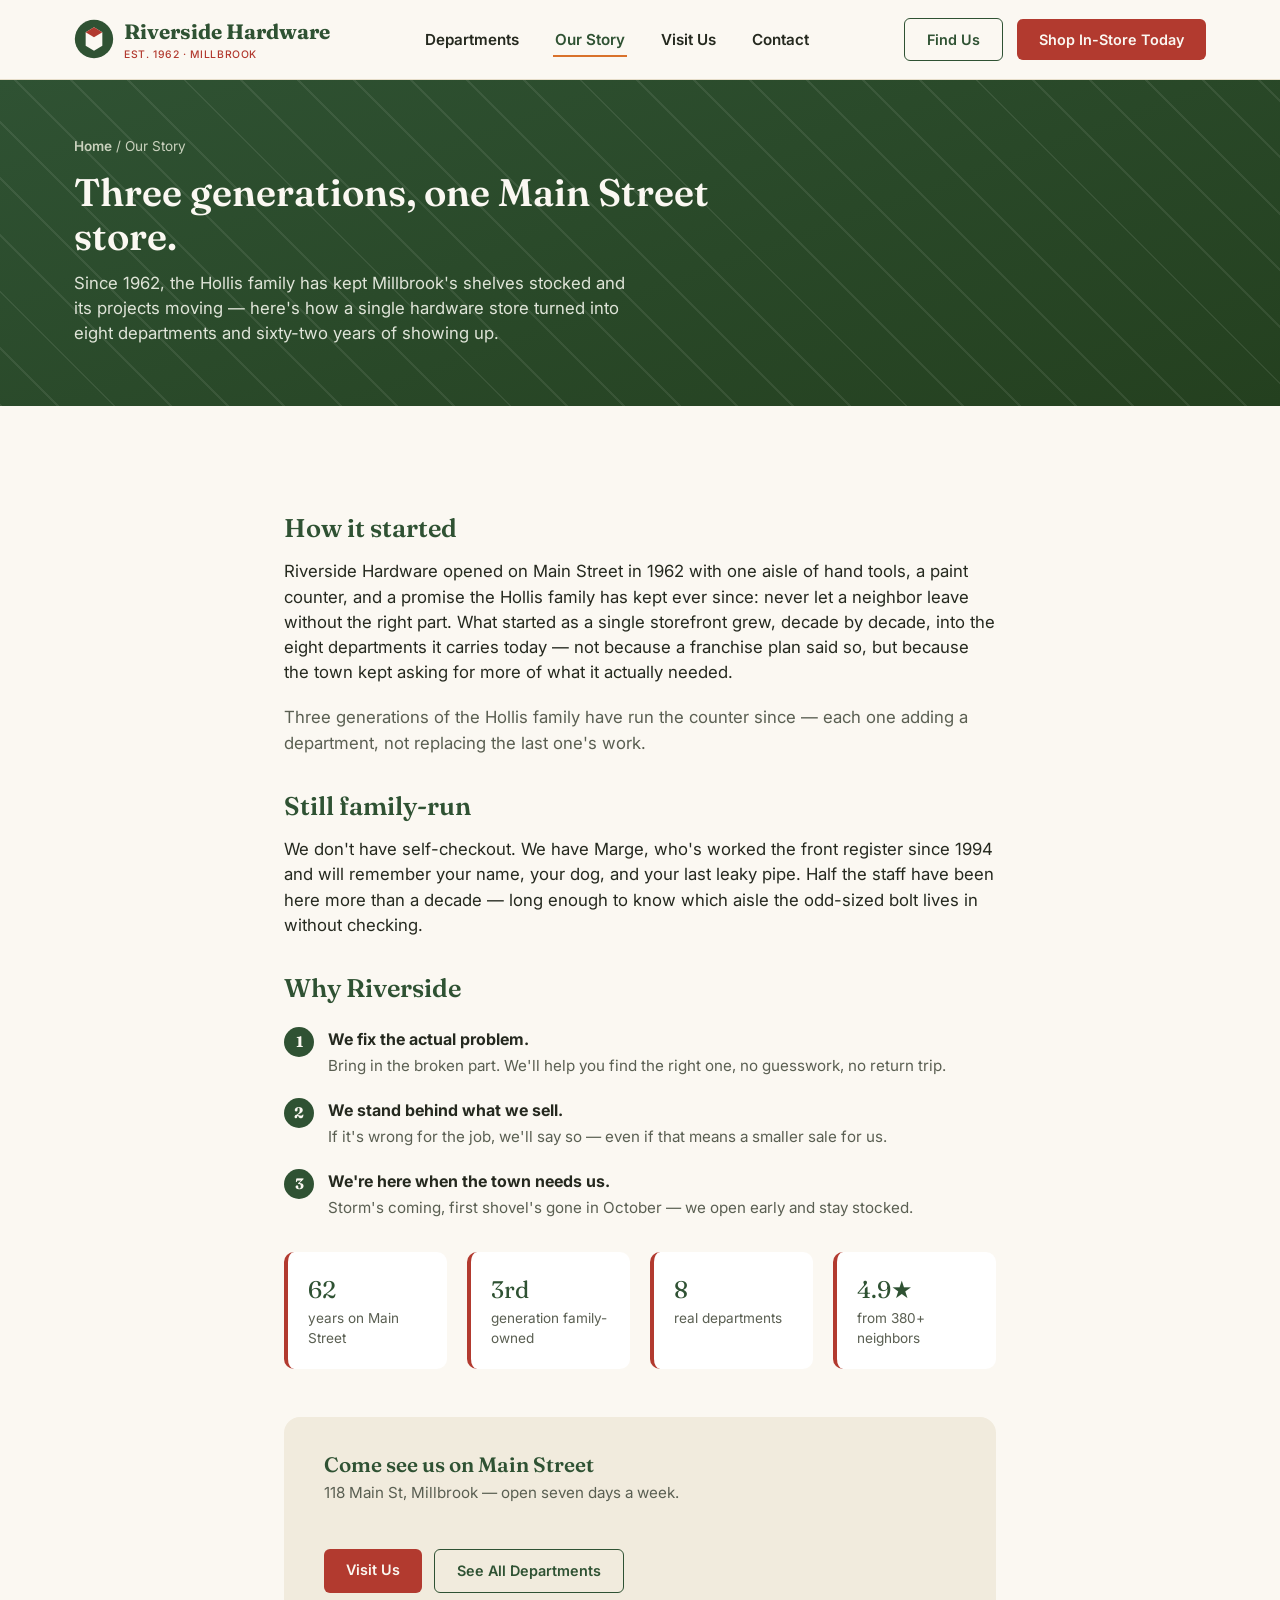
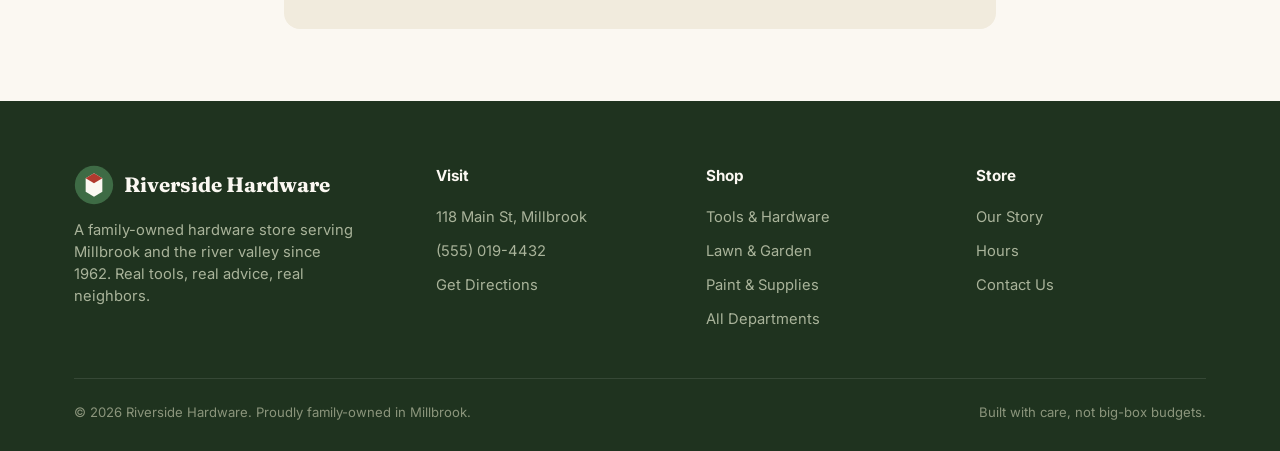
<file: demo/riverside-hardware/about.html>
<!DOCTYPE html>
<html lang="en">
<head>
<meta charset="UTF-8">
<meta name="viewport" content="width=device-width, initial-scale=1.0">
<title>Our Story — Riverside Hardware</title>
<link rel="preconnect" href="https://fonts.googleapis.com">
<link href="https://fonts.googleapis.com/css2?family=Fraunces:opsz,wght@9..144,500;9..144,600;9..144,700&family=Inter:wght@400;500;600;700&display=swap" rel="stylesheet">
<link rel="stylesheet" href="styles.css">
</head>
<body>

<header>
  <div class="nav-inner">
    <a href="index.html" class="logo">
      <svg class="logo-mark" viewBox="0 0 48 48" fill="none">
        <circle cx="24" cy="24" r="23" fill="#2F5233"/>
        <path d="M24 10L34 16V32L24 38L14 32V16L24 10Z" fill="#FBF8F2"/>
        <path d="M24 10L34 16L24 22L14 16L24 10Z" fill="#B23A2F"/>
      </svg>
      <span>Riverside Hardware<span class="logo-sub">Est. 1962 · Millbrook</span></span>
    </a>
    <nav>
      <ul>
        <li><a href="index.html#departments">Departments</a></li>
        <li><a href="about.html" class="current">Our Story</a></li>
        <li><a href="index.html#visit">Visit Us</a></li>
        <li><a href="contact.html">Contact</a></li>
      </ul>
    </nav>
    <div class="nav-actions">
      <a href="index.html#visit" class="btn btn-outline">Find Us</a>
      <a href="index.html#visit" class="btn btn-primary"><span class="label-full">Shop In-Store Today</span><span class="label-short">Shop</span></a>
      <button class="hamburger" aria-label="menu"><span></span><span></span><span></span></button>
    </div>
  </div>
</header>

<section class="page-banner">
  <div class="wrap page-banner-inner">
    <div class="breadcrumb"><a href="index.html">Home</a> / Our Story</div>
    <h1>Three generations, one Main Street store.</h1>
    <p>Since 1962, the Hollis family has kept Millbrook's shelves stocked and its projects moving — here's how a single hardware store turned into eight departments and sixty-two years of showing up.</p>
  </div>
</section>

<section class="article">
  <div class="wrap article-inner">
    <h2>How it started</h2>
    <p>Riverside Hardware opened on Main Street in 1962 with one aisle of hand tools, a paint counter, and a promise the Hollis family has kept ever since: never let a neighbor leave without the right part. What started as a single storefront grew, decade by decade, into the eight departments it carries today — not because a franchise plan said so, but because the town kept asking for more of what it actually needed.</p>
    <p class="muted">Three generations of the Hollis family have run the counter since — each one adding a department, not replacing the last one's work.</p>

    <h2>Still family-run</h2>
    <p>We don't have self-checkout. We have Marge, who's worked the front register since 1994 and will remember your name, your dog, and your last leaky pipe. Half the staff have been here more than a decade — long enough to know which aisle the odd-sized bolt lives in without checking.</p>

    <h2>Why Riverside</h2>
    <ol class="why-list">
      <li><strong>We fix the actual problem.</strong> <span>Bring in the broken part. We'll help you find the right one, no guesswork, no return trip.</span></li>
      <li><strong>We stand behind what we sell.</strong> <span>If it's wrong for the job, we'll say so — even if that means a smaller sale for us.</span></li>
      <li><strong>We're here when the town needs us.</strong> <span>Storm's coming, first shovel's gone in October — we open early and stay stocked.</span></li>
    </ol>

    <div class="about-stats">
      <div class="fact"><div class="fact-num">62</div><div class="fact-label">years on Main Street</div></div>
      <div class="fact"><div class="fact-num">3rd</div><div class="fact-label">generation family-owned</div></div>
      <div class="fact"><div class="fact-num">8</div><div class="fact-label">real departments</div></div>
      <div class="fact"><div class="fact-num">4.9★</div><div class="fact-label">from 380+ neighbors</div></div>
    </div>

    <div class="cta-banner">
      <div>
        <h3>Come see us on Main Street</h3>
        <p>118 Main St, Millbrook — open seven days a week.</p>
      </div>
      <div class="cta-banner-actions">
        <a href="contact.html" class="btn btn-primary">Visit Us</a>
        <a href="index.html#departments" class="btn btn-outline">See All Departments</a>
      </div>
    </div>
  </div>
</section>

<footer>
  <div class="wrap">
    <div class="footer-grid">
      <div class="footer-brand">
        <div class="logo">
          <svg class="logo-mark" viewBox="0 0 48 48" fill="none">
            <circle cx="24" cy="24" r="23" fill="#3E6B45"/>
            <path d="M24 10L34 16V32L24 38L14 32V16L24 10Z" fill="#FBF8F2"/>
            <path d="M24 10L34 16L24 22L14 16L24 10Z" fill="#B23A2F"/>
          </svg>
          Riverside Hardware
        </div>
        <p>A family-owned hardware store serving Millbrook and the river valley since 1962. Real tools, real advice, real neighbors.</p>
      </div>
      <div class="footer-col">
        <h4>Visit</h4>
        <ul>
          <li><a href="contact.html">118 Main St, Millbrook</a></li>
          <li><a href="tel:+15550194432">(555) 019-4432</a></li>
          <li><a href="contact.html">Get Directions</a></li>
        </ul>
      </div>
      <div class="footer-col">
        <h4>Shop</h4>
        <ul>
          <li><a href="tools-hardware.html">Tools & Hardware</a></li>
          <li><a href="lawn-garden.html">Lawn & Garden</a></li>
          <li><a href="paint-supplies.html">Paint & Supplies</a></li>
          <li><a href="index.html#departments">All Departments</a></li>
        </ul>
      </div>
      <div class="footer-col">
        <h4>Store</h4>
        <ul>
          <li><a href="about.html">Our Story</a></li>
          <li><a href="contact.html">Hours</a></li>
          <li><a href="contact.html">Contact Us</a></li>
        </ul>
      </div>
    </div>
    <div class="footer-bottom">
      <span>© 2026 Riverside Hardware. Proudly family-owned in Millbrook.</span>
      <span>Built with care, not big-box budgets.</span>
    </div>
  </div>
</footer>

<script src="main.js" defer></script>
</body>
</html>
</file>
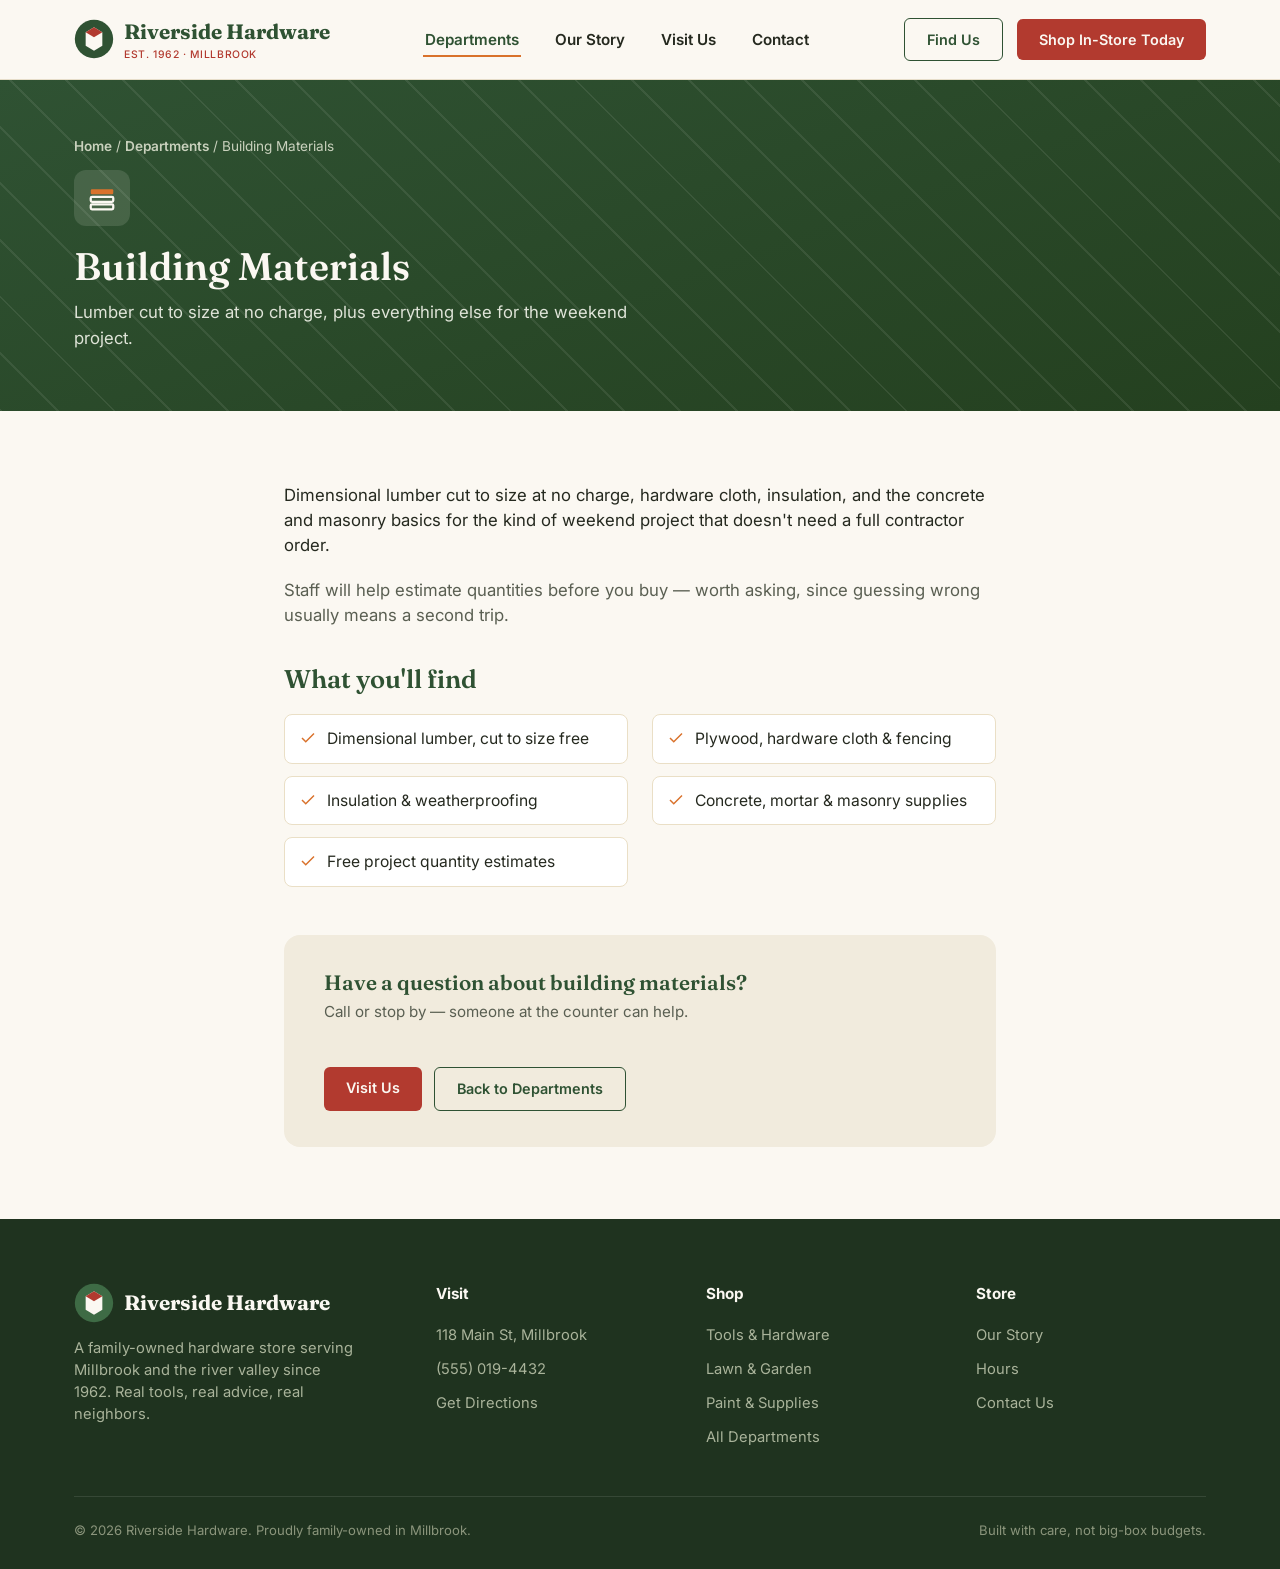
<file: demo/riverside-hardware/building-materials.html>
<!DOCTYPE html>
<html lang="en">
<head>
<meta charset="UTF-8">
<meta name="viewport" content="width=device-width, initial-scale=1.0">
<title>Building Materials — Riverside Hardware</title>
<link rel="preconnect" href="https://fonts.googleapis.com">
<link href="https://fonts.googleapis.com/css2?family=Fraunces:opsz,wght@9..144,500;9..144,600;9..144,700&family=Inter:wght@400;500;600;700&display=swap" rel="stylesheet">
<link rel="stylesheet" href="styles.css">
</head>
<body>

<header>
  <div class="nav-inner">
    <a href="index.html" class="logo">
      <svg class="logo-mark" viewBox="0 0 48 48" fill="none">
        <circle cx="24" cy="24" r="23" fill="#2F5233"/>
        <path d="M24 10L34 16V32L24 38L14 32V16L24 10Z" fill="#FBF8F2"/>
        <path d="M24 10L34 16L24 22L14 16L24 10Z" fill="#B23A2F"/>
      </svg>
      <span>Riverside Hardware<span class="logo-sub">Est. 1962 · Millbrook</span></span>
    </a>
    <nav>
      <ul>
        <li><a href="index.html#departments" class="current">Departments</a></li>
        <li><a href="about.html">Our Story</a></li>
        <li><a href="index.html#visit">Visit Us</a></li>
        <li><a href="contact.html">Contact</a></li>
      </ul>
    </nav>
    <div class="nav-actions">
      <a href="index.html#visit" class="btn btn-outline">Find Us</a>
      <a href="index.html#visit" class="btn btn-primary"><span class="label-full">Shop In-Store Today</span><span class="label-short">Shop</span></a>
      <button class="hamburger" aria-label="menu"><span></span><span></span><span></span></button>
    </div>
  </div>
</header>

<section class="page-banner">
  <div class="wrap page-banner-inner">
    <div class="breadcrumb"><a href="index.html">Home</a> / <a href="index.html#departments">Departments</a> / Building Materials</div>
    <div class="page-banner-icon">
      <svg viewBox="0 0 24 24" fill="none" stroke="#FBF8F2" stroke-width="1.8"><rect x="3" y="5" width="18" height="4" rx="1" fill="#D9722C" stroke="none"/><rect x="3" y="11" width="18" height="4" rx="1"/><rect x="3" y="17" width="18" height="4" rx="1"/></svg>
    </div>
    <h1>Building Materials</h1>
    <p>Lumber cut to size at no charge, plus everything else for the weekend project.</p>
  </div>
</section>

<section class="article">
  <div class="wrap article-inner">
    <p>Dimensional lumber cut to size at no charge, hardware cloth, insulation, and the concrete and masonry basics for the kind of weekend project that doesn't need a full contractor order.</p>
    <p class="muted">Staff will help estimate quantities before you buy — worth asking, since guessing wrong usually means a second trip.</p>

    <h2>What you'll find</h2>
    <ul class="find-list">
      <li><svg viewBox="0 0 24 24" fill="none" stroke="currentColor" stroke-width="2"><path d="M20 6L9 17l-5-5"/></svg> Dimensional lumber, cut to size free</li>
      <li><svg viewBox="0 0 24 24" fill="none" stroke="currentColor" stroke-width="2"><path d="M20 6L9 17l-5-5"/></svg> Plywood, hardware cloth & fencing</li>
      <li><svg viewBox="0 0 24 24" fill="none" stroke="currentColor" stroke-width="2"><path d="M20 6L9 17l-5-5"/></svg> Insulation & weatherproofing</li>
      <li><svg viewBox="0 0 24 24" fill="none" stroke="currentColor" stroke-width="2"><path d="M20 6L9 17l-5-5"/></svg> Concrete, mortar & masonry supplies</li>
      <li><svg viewBox="0 0 24 24" fill="none" stroke="currentColor" stroke-width="2"><path d="M20 6L9 17l-5-5"/></svg> Free project quantity estimates</li>
    </ul>

    <div class="cta-banner">
      <div>
        <h3>Have a question about building materials?</h3>
        <p>Call or stop by — someone at the counter can help.</p>
      </div>
      <div class="cta-banner-actions">
        <a href="contact.html" class="btn btn-primary">Visit Us</a>
        <a href="index.html#departments" class="btn btn-outline">Back to Departments</a>
      </div>
    </div>
  </div>
</section>

<footer>
  <div class="wrap">
    <div class="footer-grid">
      <div class="footer-brand">
        <div class="logo">
          <svg class="logo-mark" viewBox="0 0 48 48" fill="none">
            <circle cx="24" cy="24" r="23" fill="#3E6B45"/>
            <path d="M24 10L34 16V32L24 38L14 32V16L24 10Z" fill="#FBF8F2"/>
            <path d="M24 10L34 16L24 22L14 16L24 10Z" fill="#B23A2F"/>
          </svg>
          Riverside Hardware
        </div>
        <p>A family-owned hardware store serving Millbrook and the river valley since 1962. Real tools, real advice, real neighbors.</p>
      </div>
      <div class="footer-col">
        <h4>Visit</h4>
        <ul>
          <li><a href="contact.html">118 Main St, Millbrook</a></li>
          <li><a href="tel:+15550194432">(555) 019-4432</a></li>
          <li><a href="contact.html">Get Directions</a></li>
        </ul>
      </div>
      <div class="footer-col">
        <h4>Shop</h4>
        <ul>
          <li><a href="tools-hardware.html">Tools & Hardware</a></li>
          <li><a href="lawn-garden.html">Lawn & Garden</a></li>
          <li><a href="paint-supplies.html">Paint & Supplies</a></li>
          <li><a href="index.html#departments">All Departments</a></li>
        </ul>
      </div>
      <div class="footer-col">
        <h4>Store</h4>
        <ul>
          <li><a href="about.html">Our Story</a></li>
          <li><a href="contact.html">Hours</a></li>
          <li><a href="contact.html">Contact Us</a></li>
        </ul>
      </div>
    </div>
    <div class="footer-bottom">
      <span>© 2026 Riverside Hardware. Proudly family-owned in Millbrook.</span>
      <span>Built with care, not big-box budgets.</span>
    </div>
  </div>
</footer>

<script src="main.js" defer></script>
</body>
</html>
</file>
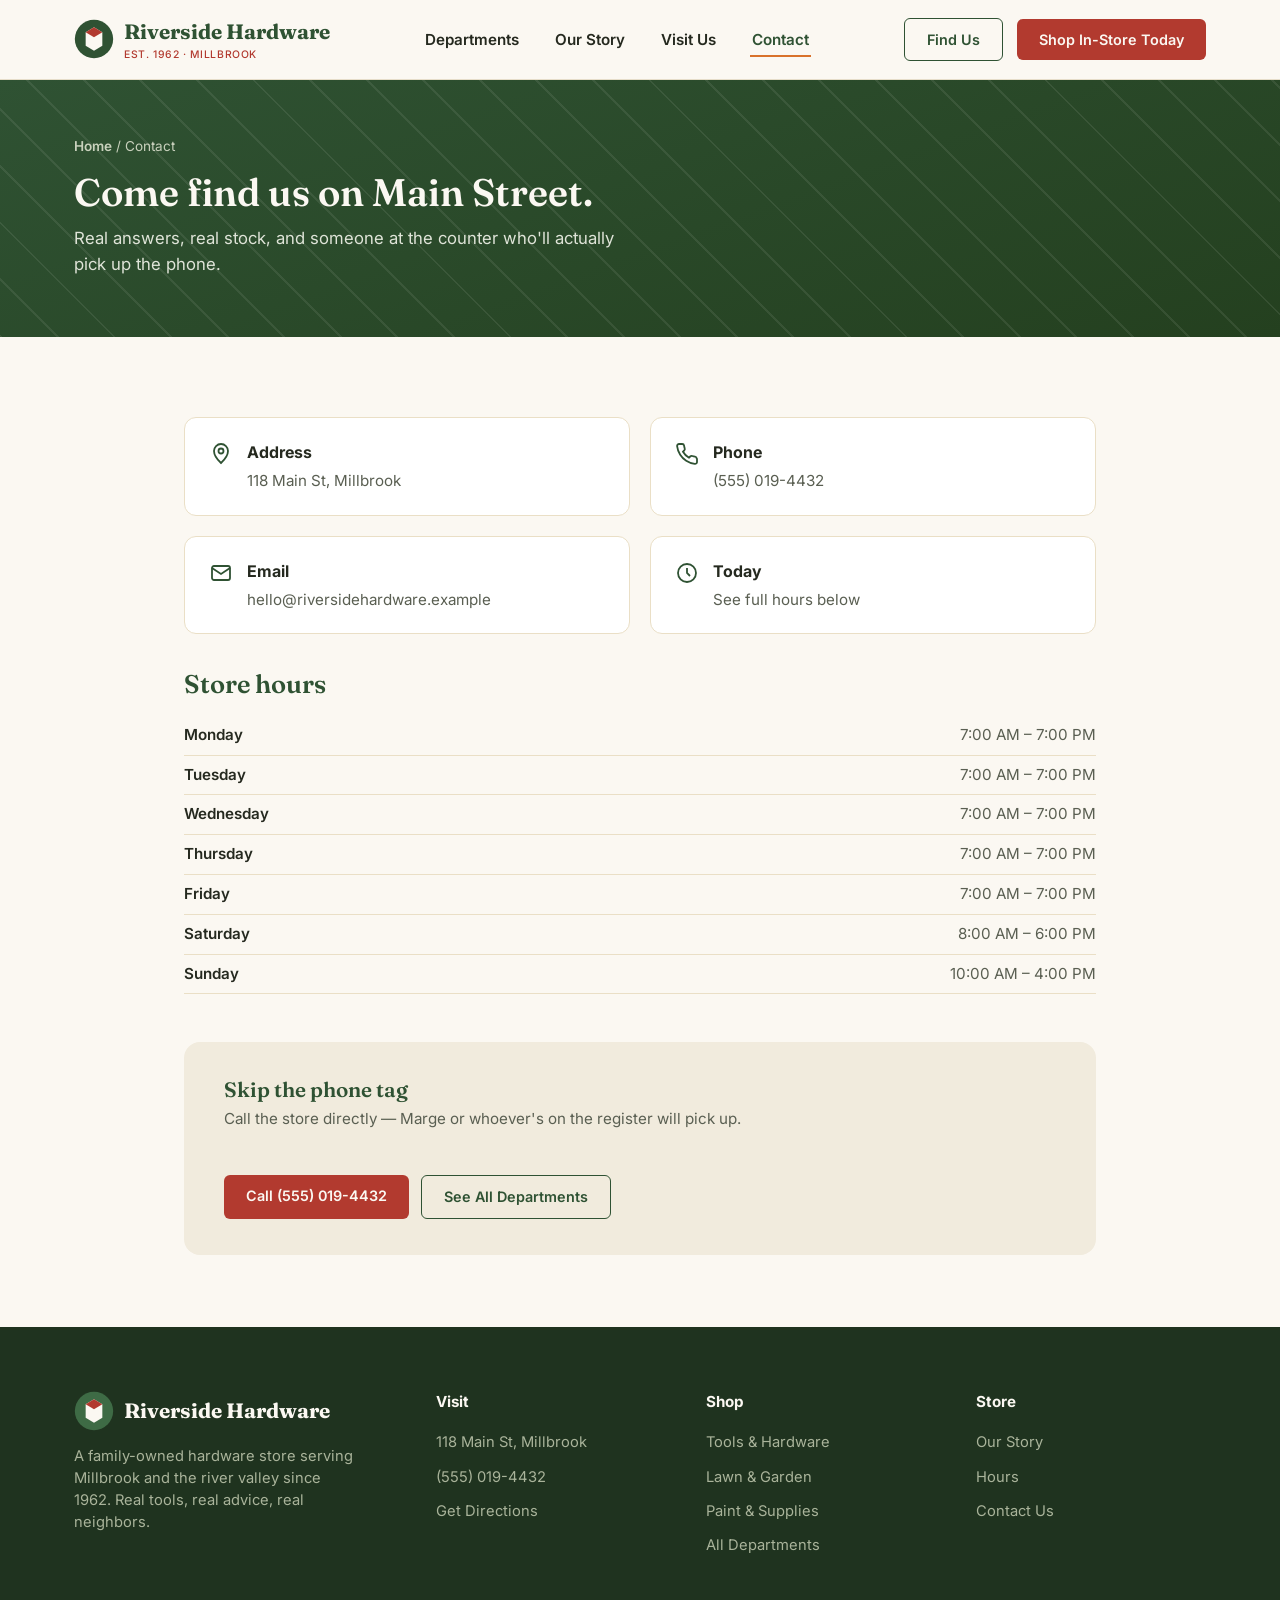
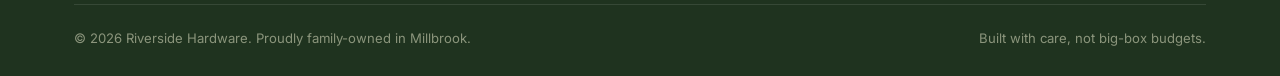
<file: demo/riverside-hardware/contact.html>
<!DOCTYPE html>
<html lang="en">
<head>
<meta charset="UTF-8">
<meta name="viewport" content="width=device-width, initial-scale=1.0">
<title>Contact & Hours — Riverside Hardware</title>
<link rel="preconnect" href="https://fonts.googleapis.com">
<link href="https://fonts.googleapis.com/css2?family=Fraunces:opsz,wght@9..144,500;9..144,600;9..144,700&family=Inter:wght@400;500;600;700&display=swap" rel="stylesheet">
<link rel="stylesheet" href="styles.css">
</head>
<body>

<header>
  <div class="nav-inner">
    <a href="index.html" class="logo">
      <svg class="logo-mark" viewBox="0 0 48 48" fill="none">
        <circle cx="24" cy="24" r="23" fill="#2F5233"/>
        <path d="M24 10L34 16V32L24 38L14 32V16L24 10Z" fill="#FBF8F2"/>
        <path d="M24 10L34 16L24 22L14 16L24 10Z" fill="#B23A2F"/>
      </svg>
      <span>Riverside Hardware<span class="logo-sub">Est. 1962 · Millbrook</span></span>
    </a>
    <nav>
      <ul>
        <li><a href="index.html#departments">Departments</a></li>
        <li><a href="about.html">Our Story</a></li>
        <li><a href="index.html#visit">Visit Us</a></li>
        <li><a href="contact.html" class="current">Contact</a></li>
      </ul>
    </nav>
    <div class="nav-actions">
      <a href="index.html#visit" class="btn btn-outline">Find Us</a>
      <a href="index.html#visit" class="btn btn-primary"><span class="label-full">Shop In-Store Today</span><span class="label-short">Shop</span></a>
      <button class="hamburger" aria-label="menu"><span></span><span></span><span></span></button>
    </div>
  </div>
</header>

<section class="page-banner">
  <div class="wrap page-banner-inner">
    <div class="breadcrumb"><a href="index.html">Home</a> / Contact</div>
    <h1>Come find us on Main Street.</h1>
    <p>Real answers, real stock, and someone at the counter who'll actually pick up the phone.</p>
  </div>
</section>

<section class="article">
  <div class="wrap article-inner" style="max-width:960px;">
    <div class="contact-grid">
      <div class="contact-card">
        <svg viewBox="0 0 24 24" fill="none" stroke="currentColor" stroke-width="1.8"><path d="M12 21s7-6.5 7-12a7 7 0 10-14 0c0 5.5 7 12 7 12z"/><circle cx="12" cy="9" r="2.5"/></svg>
        <div>
          <strong>Address</strong>
          <span>118 Main St, Millbrook</span>
        </div>
      </div>
      <div class="contact-card">
        <svg viewBox="0 0 24 24" fill="none" stroke="currentColor" stroke-width="1.8"><path d="M22 16.9v3a2 2 0 01-2.2 2 19.8 19.8 0 01-8.6-3.1 19.5 19.5 0 01-6-6A19.8 19.8 0 012.1 4.2 2 2 0 014.1 2h3a2 2 0 012 1.7c.1.9.3 1.8.6 2.7a2 2 0 01-.5 2.1L8 9.7a16 16 0 006 6l1.2-1.2a2 2 0 012.1-.5c.9.3 1.8.5 2.7.6a2 2 0 011.7 2z"/></svg>
        <div>
          <strong>Phone</strong>
          <a href="tel:+15550194432">(555) 019-4432</a>
        </div>
      </div>
      <div class="contact-card">
        <svg viewBox="0 0 24 24" fill="none" stroke="currentColor" stroke-width="1.8"><rect x="3" y="5" width="18" height="14" rx="2"/><path d="M3 7l9 6 9-6"/></svg>
        <div>
          <strong>Email</strong>
          <a href="mailto:hello@riversidehardware.example">hello@riversidehardware.example</a>
        </div>
      </div>
      <div class="contact-card">
        <svg viewBox="0 0 24 24" fill="none" stroke="currentColor" stroke-width="1.8"><circle cx="12" cy="12" r="9"/><path d="M12 7v5l3 3"/></svg>
        <div>
          <strong>Today</strong>
          <span>See full hours below</span>
        </div>
      </div>
    </div>

    <h2>Store hours</h2>
    <table class="hours-table">
      <tr><td>Monday</td><td>7:00 AM – 7:00 PM</td></tr>
      <tr><td>Tuesday</td><td>7:00 AM – 7:00 PM</td></tr>
      <tr><td>Wednesday</td><td>7:00 AM – 7:00 PM</td></tr>
      <tr><td>Thursday</td><td>7:00 AM – 7:00 PM</td></tr>
      <tr><td>Friday</td><td>7:00 AM – 7:00 PM</td></tr>
      <tr><td>Saturday</td><td>8:00 AM – 6:00 PM</td></tr>
      <tr><td>Sunday</td><td>10:00 AM – 4:00 PM</td></tr>
    </table>

    <div class="cta-banner">
      <div>
        <h3>Skip the phone tag</h3>
        <p>Call the store directly — Marge or whoever's on the register will pick up.</p>
      </div>
      <div class="cta-banner-actions">
        <a href="tel:+15550194432" class="btn btn-primary">Call (555) 019-4432</a>
        <a href="index.html#departments" class="btn btn-outline">See All Departments</a>
      </div>
    </div>
  </div>
</section>

<footer>
  <div class="wrap">
    <div class="footer-grid">
      <div class="footer-brand">
        <div class="logo">
          <svg class="logo-mark" viewBox="0 0 48 48" fill="none">
            <circle cx="24" cy="24" r="23" fill="#3E6B45"/>
            <path d="M24 10L34 16V32L24 38L14 32V16L24 10Z" fill="#FBF8F2"/>
            <path d="M24 10L34 16L24 22L14 16L24 10Z" fill="#B23A2F"/>
          </svg>
          Riverside Hardware
        </div>
        <p>A family-owned hardware store serving Millbrook and the river valley since 1962. Real tools, real advice, real neighbors.</p>
      </div>
      <div class="footer-col">
        <h4>Visit</h4>
        <ul>
          <li><a href="contact.html">118 Main St, Millbrook</a></li>
          <li><a href="tel:+15550194432">(555) 019-4432</a></li>
          <li><a href="contact.html">Get Directions</a></li>
        </ul>
      </div>
      <div class="footer-col">
        <h4>Shop</h4>
        <ul>
          <li><a href="tools-hardware.html">Tools & Hardware</a></li>
          <li><a href="lawn-garden.html">Lawn & Garden</a></li>
          <li><a href="paint-supplies.html">Paint & Supplies</a></li>
          <li><a href="index.html#departments">All Departments</a></li>
        </ul>
      </div>
      <div class="footer-col">
        <h4>Store</h4>
        <ul>
          <li><a href="about.html">Our Story</a></li>
          <li><a href="contact.html">Hours</a></li>
          <li><a href="contact.html">Contact Us</a></li>
        </ul>
      </div>
    </div>
    <div class="footer-bottom">
      <span>© 2026 Riverside Hardware. Proudly family-owned in Millbrook.</span>
      <span>Built with care, not big-box budgets.</span>
    </div>
  </div>
</footer>

<script src="main.js" defer></script>
</body>
</html>
</file>
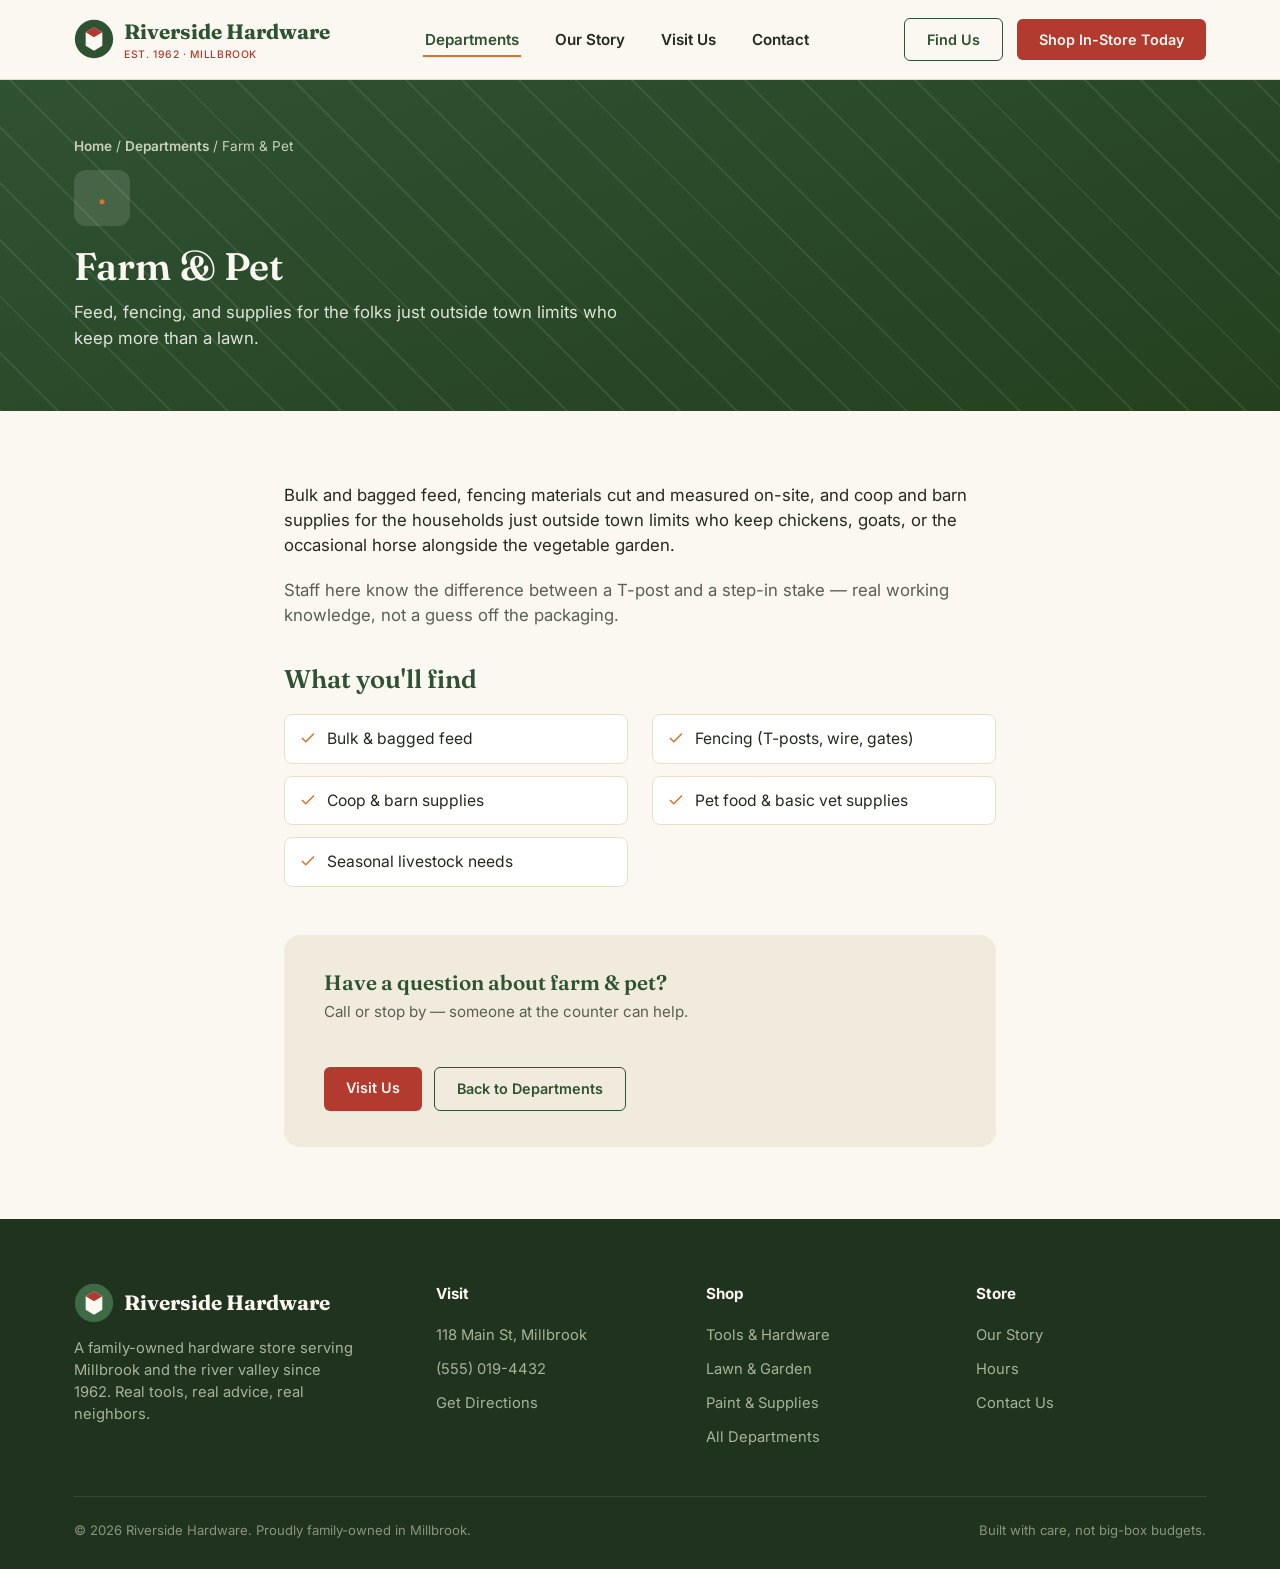
<file: demo/riverside-hardware/farm-pet.html>
<!DOCTYPE html>
<html lang="en">
<head>
<meta charset="UTF-8">
<meta name="viewport" content="width=device-width, initial-scale=1.0">
<title>Farm & Pet — Riverside Hardware</title>
<link rel="preconnect" href="https://fonts.googleapis.com">
<link href="https://fonts.googleapis.com/css2?family=Fraunces:opsz,wght@9..144,500;9..144,600;9..144,700&family=Inter:wght@400;500;600;700&display=swap" rel="stylesheet">
<link rel="stylesheet" href="styles.css">
</head>
<body>

<header>
  <div class="nav-inner">
    <a href="index.html" class="logo">
      <svg class="logo-mark" viewBox="0 0 48 48" fill="none">
        <circle cx="24" cy="24" r="23" fill="#2F5233"/>
        <path d="M24 10L34 16V32L24 38L14 32V16L24 10Z" fill="#FBF8F2"/>
        <path d="M24 10L34 16L24 22L14 16L24 10Z" fill="#B23A2F"/>
      </svg>
      <span>Riverside Hardware<span class="logo-sub">Est. 1962 · Millbrook</span></span>
    </a>
    <nav>
      <ul>
        <li><a href="index.html#departments" class="current">Departments</a></li>
        <li><a href="about.html">Our Story</a></li>
        <li><a href="index.html#visit">Visit Us</a></li>
        <li><a href="contact.html">Contact</a></li>
      </ul>
    </nav>
    <div class="nav-actions">
      <a href="index.html#visit" class="btn btn-outline">Find Us</a>
      <a href="index.html#visit" class="btn btn-primary"><span class="label-full">Shop In-Store Today</span><span class="label-short">Shop</span></a>
      <button class="hamburger" aria-label="menu"><span></span><span></span><span></span></button>
    </div>
  </div>
</header>

<section class="page-banner">
  <div class="wrap page-banner-inner">
    <div class="breadcrumb"><a href="index.html">Home</a> / <a href="index.html#departments">Departments</a> / Farm & Pet</div>
    <div class="page-banner-icon">
      <svg viewBox="0 0 24 24" fill="none" stroke="#FBF8F2" stroke-width="1.8"><circle cx="12" cy="15" r="2" fill="#D9722C" stroke="none"/><circle cx="7" cy="10" r="1.6" fill="#3E6B45" stroke="none"/><circle cx="17" cy="10" r="1.6" fill="#3E6B45" stroke="none"/><circle cx="9.5" cy="6.5" r="1.4" fill="#3E6B45" stroke="none"/><circle cx="14.5" cy="6.5" r="1.4" fill="#3E6B45" stroke="none"/></svg>
    </div>
    <h1>Farm & Pet</h1>
    <p>Feed, fencing, and supplies for the folks just outside town limits who keep more than a lawn.</p>
  </div>
</section>

<section class="article">
  <div class="wrap article-inner">
    <p>Bulk and bagged feed, fencing materials cut and measured on-site, and coop and barn supplies for the households just outside town limits who keep chickens, goats, or the occasional horse alongside the vegetable garden.</p>
    <p class="muted">Staff here know the difference between a T-post and a step-in stake — real working knowledge, not a guess off the packaging.</p>

    <h2>What you'll find</h2>
    <ul class="find-list">
      <li><svg viewBox="0 0 24 24" fill="none" stroke="currentColor" stroke-width="2"><path d="M20 6L9 17l-5-5"/></svg> Bulk & bagged feed</li>
      <li><svg viewBox="0 0 24 24" fill="none" stroke="currentColor" stroke-width="2"><path d="M20 6L9 17l-5-5"/></svg> Fencing (T-posts, wire, gates)</li>
      <li><svg viewBox="0 0 24 24" fill="none" stroke="currentColor" stroke-width="2"><path d="M20 6L9 17l-5-5"/></svg> Coop & barn supplies</li>
      <li><svg viewBox="0 0 24 24" fill="none" stroke="currentColor" stroke-width="2"><path d="M20 6L9 17l-5-5"/></svg> Pet food & basic vet supplies</li>
      <li><svg viewBox="0 0 24 24" fill="none" stroke="currentColor" stroke-width="2"><path d="M20 6L9 17l-5-5"/></svg> Seasonal livestock needs</li>
    </ul>

    <div class="cta-banner">
      <div>
        <h3>Have a question about farm & pet?</h3>
        <p>Call or stop by — someone at the counter can help.</p>
      </div>
      <div class="cta-banner-actions">
        <a href="contact.html" class="btn btn-primary">Visit Us</a>
        <a href="index.html#departments" class="btn btn-outline">Back to Departments</a>
      </div>
    </div>
  </div>
</section>

<footer>
  <div class="wrap">
    <div class="footer-grid">
      <div class="footer-brand">
        <div class="logo">
          <svg class="logo-mark" viewBox="0 0 48 48" fill="none">
            <circle cx="24" cy="24" r="23" fill="#3E6B45"/>
            <path d="M24 10L34 16V32L24 38L14 32V16L24 10Z" fill="#FBF8F2"/>
            <path d="M24 10L34 16L24 22L14 16L24 10Z" fill="#B23A2F"/>
          </svg>
          Riverside Hardware
        </div>
        <p>A family-owned hardware store serving Millbrook and the river valley since 1962. Real tools, real advice, real neighbors.</p>
      </div>
      <div class="footer-col">
        <h4>Visit</h4>
        <ul>
          <li><a href="contact.html">118 Main St, Millbrook</a></li>
          <li><a href="tel:+15550194432">(555) 019-4432</a></li>
          <li><a href="contact.html">Get Directions</a></li>
        </ul>
      </div>
      <div class="footer-col">
        <h4>Shop</h4>
        <ul>
          <li><a href="tools-hardware.html">Tools & Hardware</a></li>
          <li><a href="lawn-garden.html">Lawn & Garden</a></li>
          <li><a href="paint-supplies.html">Paint & Supplies</a></li>
          <li><a href="index.html#departments">All Departments</a></li>
        </ul>
      </div>
      <div class="footer-col">
        <h4>Store</h4>
        <ul>
          <li><a href="about.html">Our Story</a></li>
          <li><a href="contact.html">Hours</a></li>
          <li><a href="contact.html">Contact Us</a></li>
        </ul>
      </div>
    </div>
    <div class="footer-bottom">
      <span>© 2026 Riverside Hardware. Proudly family-owned in Millbrook.</span>
      <span>Built with care, not big-box budgets.</span>
    </div>
  </div>
</footer>

<script src="main.js" defer></script>
</body>
</html>
</file>
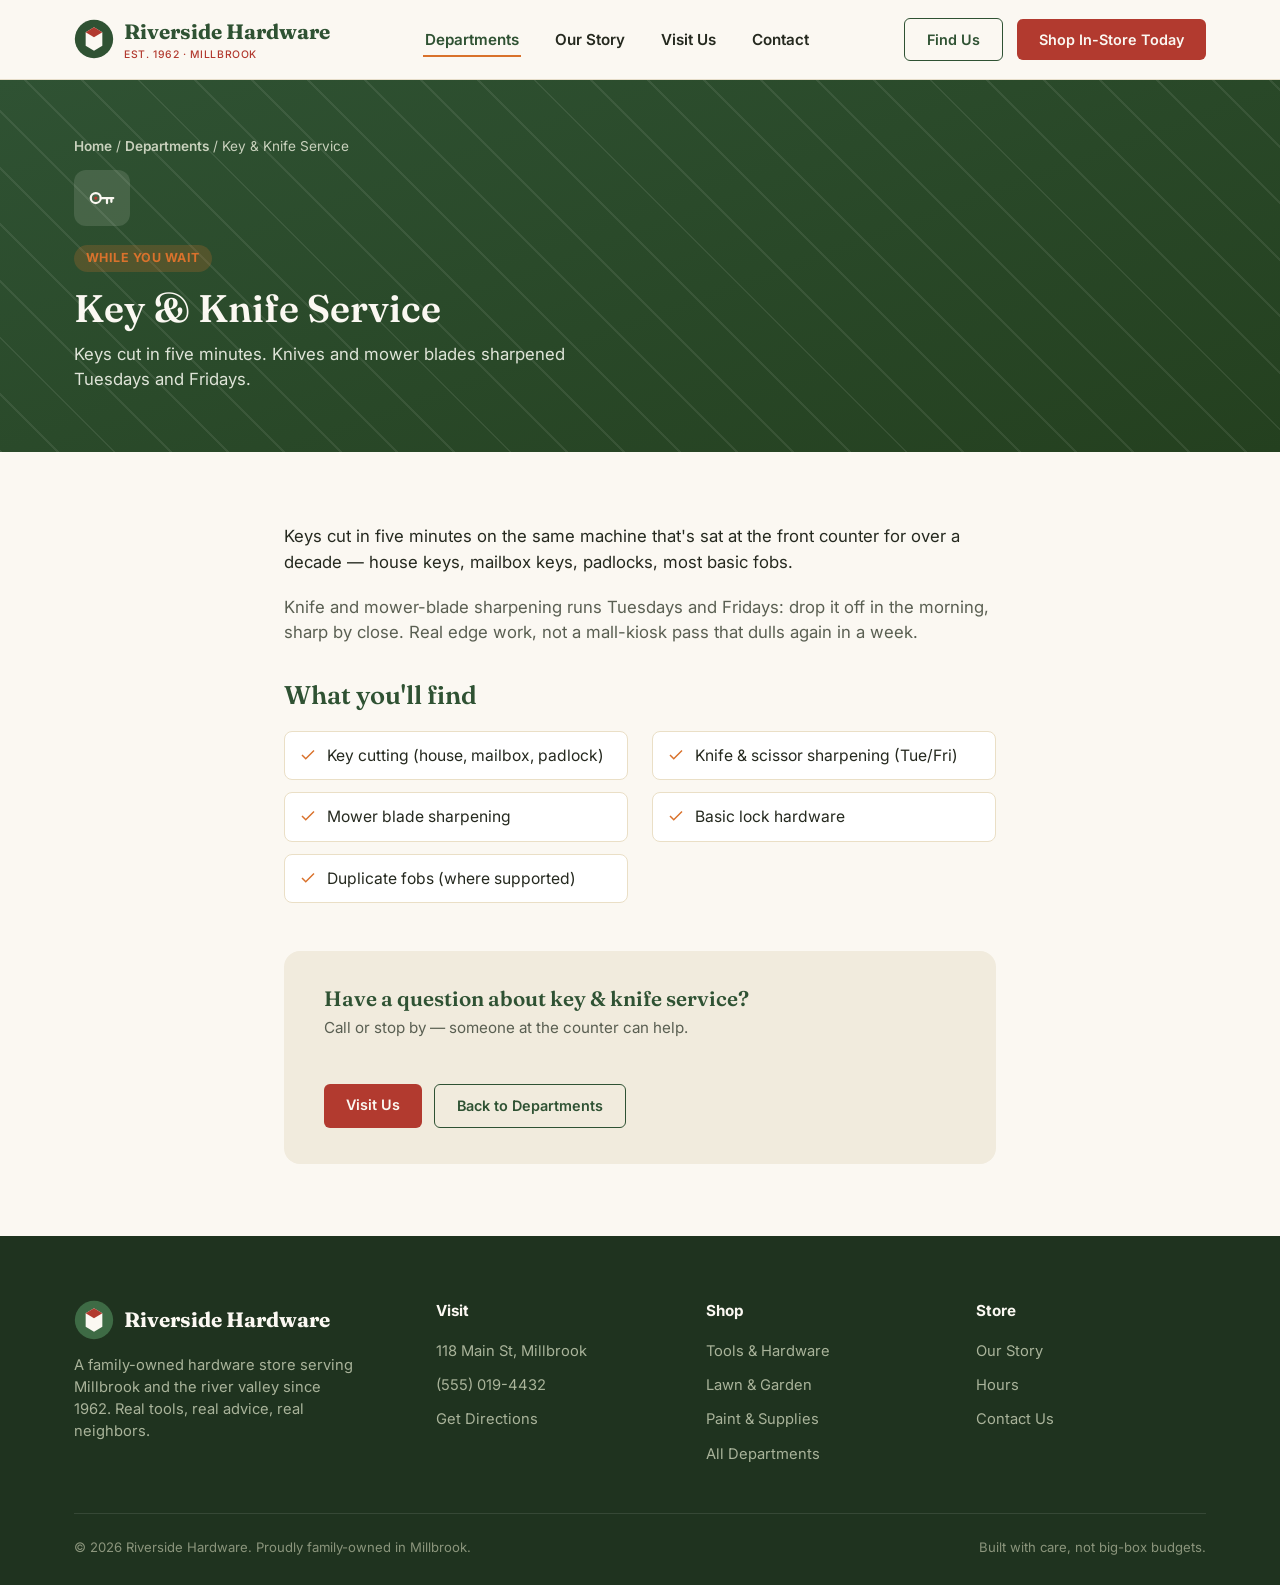
<file: demo/riverside-hardware/key-knife-service.html>
<!DOCTYPE html>
<html lang="en">
<head>
<meta charset="UTF-8">
<meta name="viewport" content="width=device-width, initial-scale=1.0">
<title>Key & Knife Service — Riverside Hardware</title>
<link rel="preconnect" href="https://fonts.googleapis.com">
<link href="https://fonts.googleapis.com/css2?family=Fraunces:opsz,wght@9..144,500;9..144,600;9..144,700&family=Inter:wght@400;500;600;700&display=swap" rel="stylesheet">
<link rel="stylesheet" href="styles.css">
</head>
<body>

<header>
  <div class="nav-inner">
    <a href="index.html" class="logo">
      <svg class="logo-mark" viewBox="0 0 48 48" fill="none">
        <circle cx="24" cy="24" r="23" fill="#2F5233"/>
        <path d="M24 10L34 16V32L24 38L14 32V16L24 10Z" fill="#FBF8F2"/>
        <path d="M24 10L34 16L24 22L14 16L24 10Z" fill="#B23A2F"/>
      </svg>
      <span>Riverside Hardware<span class="logo-sub">Est. 1962 · Millbrook</span></span>
    </a>
    <nav>
      <ul>
        <li><a href="index.html#departments" class="current">Departments</a></li>
        <li><a href="about.html">Our Story</a></li>
        <li><a href="index.html#visit">Visit Us</a></li>
        <li><a href="contact.html">Contact</a></li>
      </ul>
    </nav>
    <div class="nav-actions">
      <a href="index.html#visit" class="btn btn-outline">Find Us</a>
      <a href="index.html#visit" class="btn btn-primary"><span class="label-full">Shop In-Store Today</span><span class="label-short">Shop</span></a>
      <button class="hamburger" aria-label="menu"><span></span><span></span><span></span></button>
    </div>
  </div>
</header>

<section class="page-banner">
  <div class="wrap page-banner-inner">
    <div class="breadcrumb"><a href="index.html">Home</a> / <a href="index.html#departments">Departments</a> / Key & Knife Service</div>
    <div class="page-banner-icon">
      <svg viewBox="0 0 24 24" fill="none" stroke="#FBF8F2" stroke-width="1.8"><circle cx="7" cy="12" r="4"/><path d="M11 12h10M16 12v4M19.5 12v3" stroke-linecap="round"/><circle cx="7" cy="12" r="1.3" fill="#B23A2F" stroke="none"/></svg>
    </div>
    <span class="page-banner-tag">While You Wait</span>
    <h1>Key & Knife Service</h1>
    <p>Keys cut in five minutes. Knives and mower blades sharpened Tuesdays and Fridays.</p>
  </div>
</section>

<section class="article">
  <div class="wrap article-inner">
    <p>Keys cut in five minutes on the same machine that's sat at the front counter for over a decade — house keys, mailbox keys, padlocks, most basic fobs.</p>
    <p class="muted">Knife and mower-blade sharpening runs Tuesdays and Fridays: drop it off in the morning, sharp by close. Real edge work, not a mall-kiosk pass that dulls again in a week.</p>

    <h2>What you'll find</h2>
    <ul class="find-list">
      <li><svg viewBox="0 0 24 24" fill="none" stroke="currentColor" stroke-width="2"><path d="M20 6L9 17l-5-5"/></svg> Key cutting (house, mailbox, padlock)</li>
      <li><svg viewBox="0 0 24 24" fill="none" stroke="currentColor" stroke-width="2"><path d="M20 6L9 17l-5-5"/></svg> Knife & scissor sharpening (Tue/Fri)</li>
      <li><svg viewBox="0 0 24 24" fill="none" stroke="currentColor" stroke-width="2"><path d="M20 6L9 17l-5-5"/></svg> Mower blade sharpening</li>
      <li><svg viewBox="0 0 24 24" fill="none" stroke="currentColor" stroke-width="2"><path d="M20 6L9 17l-5-5"/></svg> Basic lock hardware</li>
      <li><svg viewBox="0 0 24 24" fill="none" stroke="currentColor" stroke-width="2"><path d="M20 6L9 17l-5-5"/></svg> Duplicate fobs (where supported)</li>
    </ul>

    <div class="cta-banner">
      <div>
        <h3>Have a question about key & knife service?</h3>
        <p>Call or stop by — someone at the counter can help.</p>
      </div>
      <div class="cta-banner-actions">
        <a href="contact.html" class="btn btn-primary">Visit Us</a>
        <a href="index.html#departments" class="btn btn-outline">Back to Departments</a>
      </div>
    </div>
  </div>
</section>

<footer>
  <div class="wrap">
    <div class="footer-grid">
      <div class="footer-brand">
        <div class="logo">
          <svg class="logo-mark" viewBox="0 0 48 48" fill="none">
            <circle cx="24" cy="24" r="23" fill="#3E6B45"/>
            <path d="M24 10L34 16V32L24 38L14 32V16L24 10Z" fill="#FBF8F2"/>
            <path d="M24 10L34 16L24 22L14 16L24 10Z" fill="#B23A2F"/>
          </svg>
          Riverside Hardware
        </div>
        <p>A family-owned hardware store serving Millbrook and the river valley since 1962. Real tools, real advice, real neighbors.</p>
      </div>
      <div class="footer-col">
        <h4>Visit</h4>
        <ul>
          <li><a href="contact.html">118 Main St, Millbrook</a></li>
          <li><a href="tel:+15550194432">(555) 019-4432</a></li>
          <li><a href="contact.html">Get Directions</a></li>
        </ul>
      </div>
      <div class="footer-col">
        <h4>Shop</h4>
        <ul>
          <li><a href="tools-hardware.html">Tools & Hardware</a></li>
          <li><a href="lawn-garden.html">Lawn & Garden</a></li>
          <li><a href="paint-supplies.html">Paint & Supplies</a></li>
          <li><a href="index.html#departments">All Departments</a></li>
        </ul>
      </div>
      <div class="footer-col">
        <h4>Store</h4>
        <ul>
          <li><a href="about.html">Our Story</a></li>
          <li><a href="contact.html">Hours</a></li>
          <li><a href="contact.html">Contact Us</a></li>
        </ul>
      </div>
    </div>
    <div class="footer-bottom">
      <span>© 2026 Riverside Hardware. Proudly family-owned in Millbrook.</span>
      <span>Built with care, not big-box budgets.</span>
    </div>
  </div>
</footer>

<script src="main.js" defer></script>
</body>
</html>
</file>
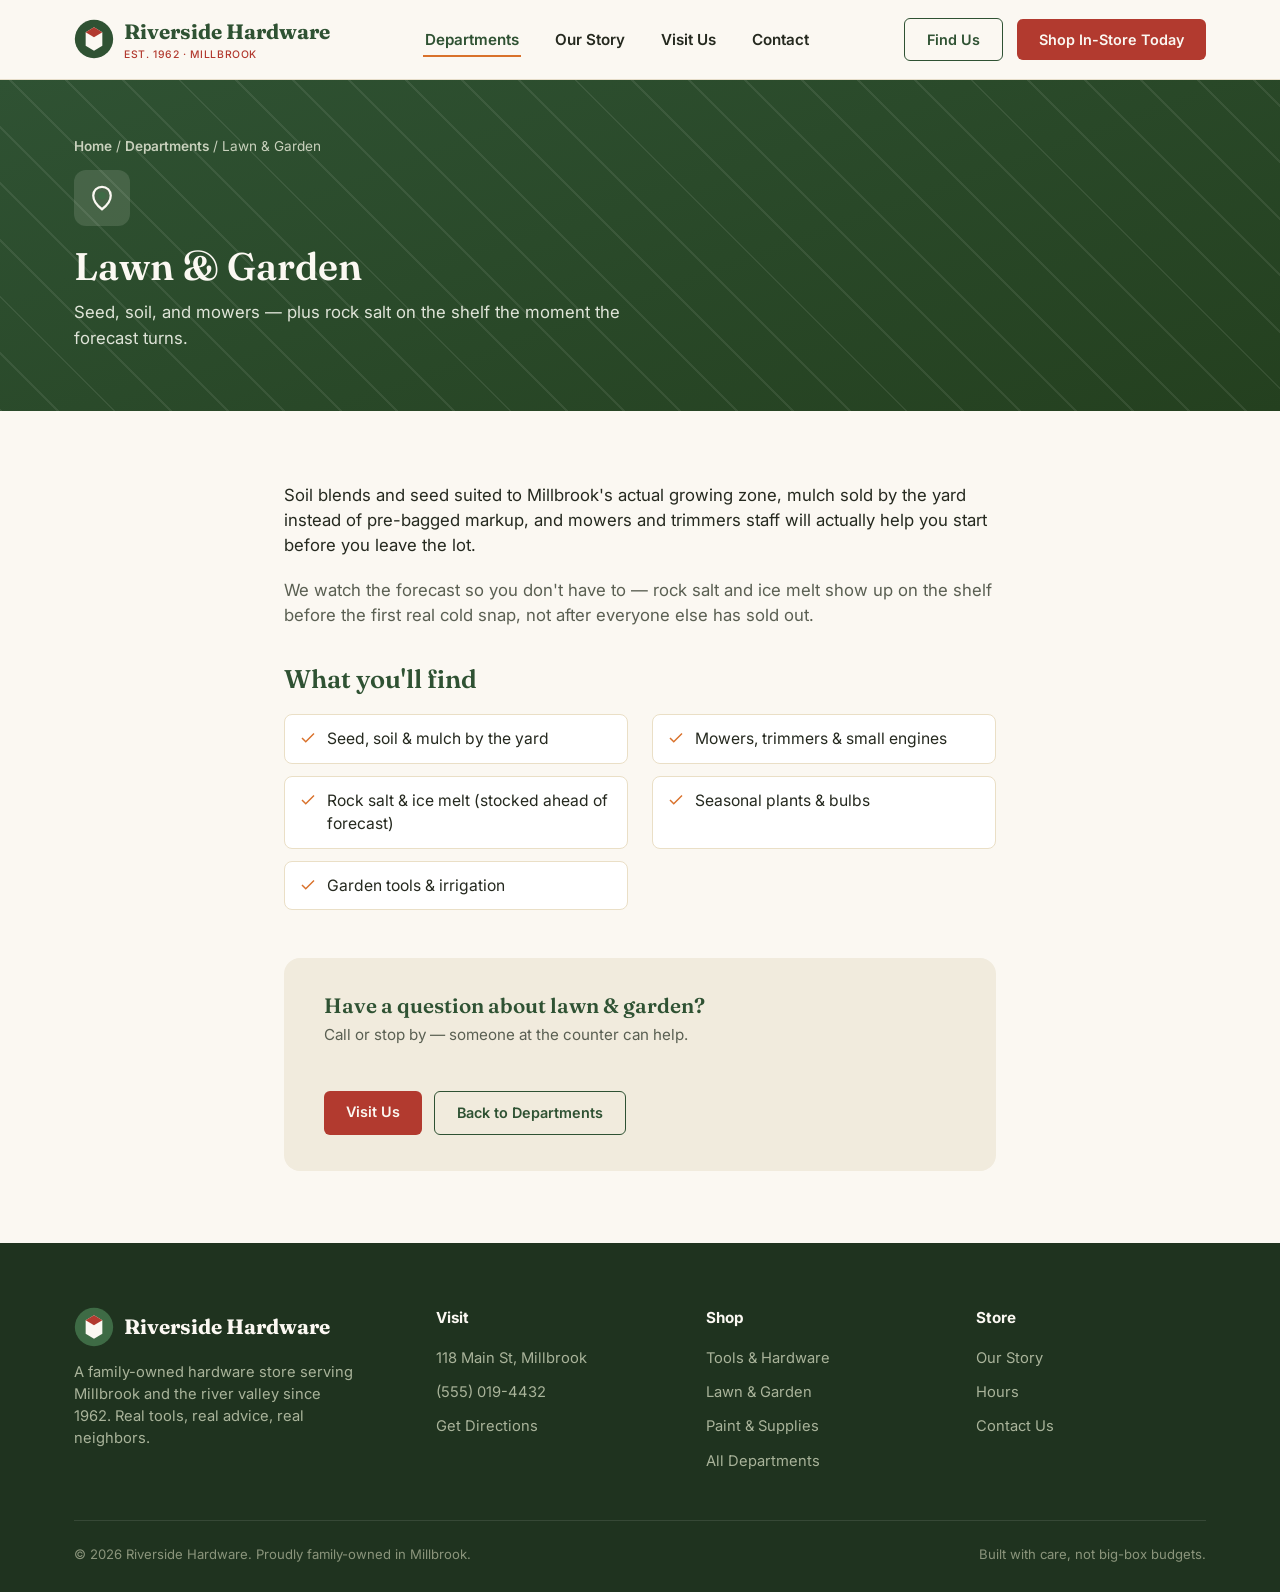
<file: demo/riverside-hardware/lawn-garden.html>
<!DOCTYPE html>
<html lang="en">
<head>
<meta charset="UTF-8">
<meta name="viewport" content="width=device-width, initial-scale=1.0">
<title>Lawn & Garden — Riverside Hardware</title>
<link rel="preconnect" href="https://fonts.googleapis.com">
<link href="https://fonts.googleapis.com/css2?family=Fraunces:opsz,wght@9..144,500;9..144,600;9..144,700&family=Inter:wght@400;500;600;700&display=swap" rel="stylesheet">
<link rel="stylesheet" href="styles.css">
</head>
<body>

<header>
  <div class="nav-inner">
    <a href="index.html" class="logo">
      <svg class="logo-mark" viewBox="0 0 48 48" fill="none">
        <circle cx="24" cy="24" r="23" fill="#2F5233"/>
        <path d="M24 10L34 16V32L24 38L14 32V16L24 10Z" fill="#FBF8F2"/>
        <path d="M24 10L34 16L24 22L14 16L24 10Z" fill="#B23A2F"/>
      </svg>
      <span>Riverside Hardware<span class="logo-sub">Est. 1962 · Millbrook</span></span>
    </a>
    <nav>
      <ul>
        <li><a href="index.html#departments" class="current">Departments</a></li>
        <li><a href="about.html">Our Story</a></li>
        <li><a href="index.html#visit">Visit Us</a></li>
        <li><a href="contact.html">Contact</a></li>
      </ul>
    </nav>
    <div class="nav-actions">
      <a href="index.html#visit" class="btn btn-outline">Find Us</a>
      <a href="index.html#visit" class="btn btn-primary"><span class="label-full">Shop In-Store Today</span><span class="label-short">Shop</span></a>
      <button class="hamburger" aria-label="menu"><span></span><span></span><span></span></button>
    </div>
  </div>
</header>

<section class="page-banner">
  <div class="wrap page-banner-inner">
    <div class="breadcrumb"><a href="index.html">Home</a> / <a href="index.html#departments">Departments</a> / Lawn & Garden</div>
    <div class="page-banner-icon">
      <svg viewBox="0 0 24 24" fill="none" stroke="#FBF8F2" stroke-width="1.8"><path d="M12 21c4-3 7-6.5 7-11a7 7 0 10-14 0c0 4.5 3 8 7 11z"/><circle cx="12" cy="10" r="3" fill="#3E6B45" stroke="none"/></svg>
    </div>
    <h1>Lawn & Garden</h1>
    <p>Seed, soil, and mowers — plus rock salt on the shelf the moment the forecast turns.</p>
  </div>
</section>

<section class="article">
  <div class="wrap article-inner">
    <p>Soil blends and seed suited to Millbrook's actual growing zone, mulch sold by the yard instead of pre-bagged markup, and mowers and trimmers staff will actually help you start before you leave the lot.</p>
    <p class="muted">We watch the forecast so you don't have to — rock salt and ice melt show up on the shelf before the first real cold snap, not after everyone else has sold out.</p>

    <h2>What you'll find</h2>
    <ul class="find-list">
      <li><svg viewBox="0 0 24 24" fill="none" stroke="currentColor" stroke-width="2"><path d="M20 6L9 17l-5-5"/></svg> Seed, soil & mulch by the yard</li>
      <li><svg viewBox="0 0 24 24" fill="none" stroke="currentColor" stroke-width="2"><path d="M20 6L9 17l-5-5"/></svg> Mowers, trimmers & small engines</li>
      <li><svg viewBox="0 0 24 24" fill="none" stroke="currentColor" stroke-width="2"><path d="M20 6L9 17l-5-5"/></svg> Rock salt & ice melt (stocked ahead of forecast)</li>
      <li><svg viewBox="0 0 24 24" fill="none" stroke="currentColor" stroke-width="2"><path d="M20 6L9 17l-5-5"/></svg> Seasonal plants & bulbs</li>
      <li><svg viewBox="0 0 24 24" fill="none" stroke="currentColor" stroke-width="2"><path d="M20 6L9 17l-5-5"/></svg> Garden tools & irrigation</li>
    </ul>

    <div class="cta-banner">
      <div>
        <h3>Have a question about lawn & garden?</h3>
        <p>Call or stop by — someone at the counter can help.</p>
      </div>
      <div class="cta-banner-actions">
        <a href="contact.html" class="btn btn-primary">Visit Us</a>
        <a href="index.html#departments" class="btn btn-outline">Back to Departments</a>
      </div>
    </div>
  </div>
</section>

<footer>
  <div class="wrap">
    <div class="footer-grid">
      <div class="footer-brand">
        <div class="logo">
          <svg class="logo-mark" viewBox="0 0 48 48" fill="none">
            <circle cx="24" cy="24" r="23" fill="#3E6B45"/>
            <path d="M24 10L34 16V32L24 38L14 32V16L24 10Z" fill="#FBF8F2"/>
            <path d="M24 10L34 16L24 22L14 16L24 10Z" fill="#B23A2F"/>
          </svg>
          Riverside Hardware
        </div>
        <p>A family-owned hardware store serving Millbrook and the river valley since 1962. Real tools, real advice, real neighbors.</p>
      </div>
      <div class="footer-col">
        <h4>Visit</h4>
        <ul>
          <li><a href="contact.html">118 Main St, Millbrook</a></li>
          <li><a href="tel:+15550194432">(555) 019-4432</a></li>
          <li><a href="contact.html">Get Directions</a></li>
        </ul>
      </div>
      <div class="footer-col">
        <h4>Shop</h4>
        <ul>
          <li><a href="tools-hardware.html">Tools & Hardware</a></li>
          <li><a href="lawn-garden.html">Lawn & Garden</a></li>
          <li><a href="paint-supplies.html">Paint & Supplies</a></li>
          <li><a href="index.html#departments">All Departments</a></li>
        </ul>
      </div>
      <div class="footer-col">
        <h4>Store</h4>
        <ul>
          <li><a href="about.html">Our Story</a></li>
          <li><a href="contact.html">Hours</a></li>
          <li><a href="contact.html">Contact Us</a></li>
        </ul>
      </div>
    </div>
    <div class="footer-bottom">
      <span>© 2026 Riverside Hardware. Proudly family-owned in Millbrook.</span>
      <span>Built with care, not big-box budgets.</span>
    </div>
  </div>
</footer>

<script src="main.js" defer></script>
</body>
</html>
</file>
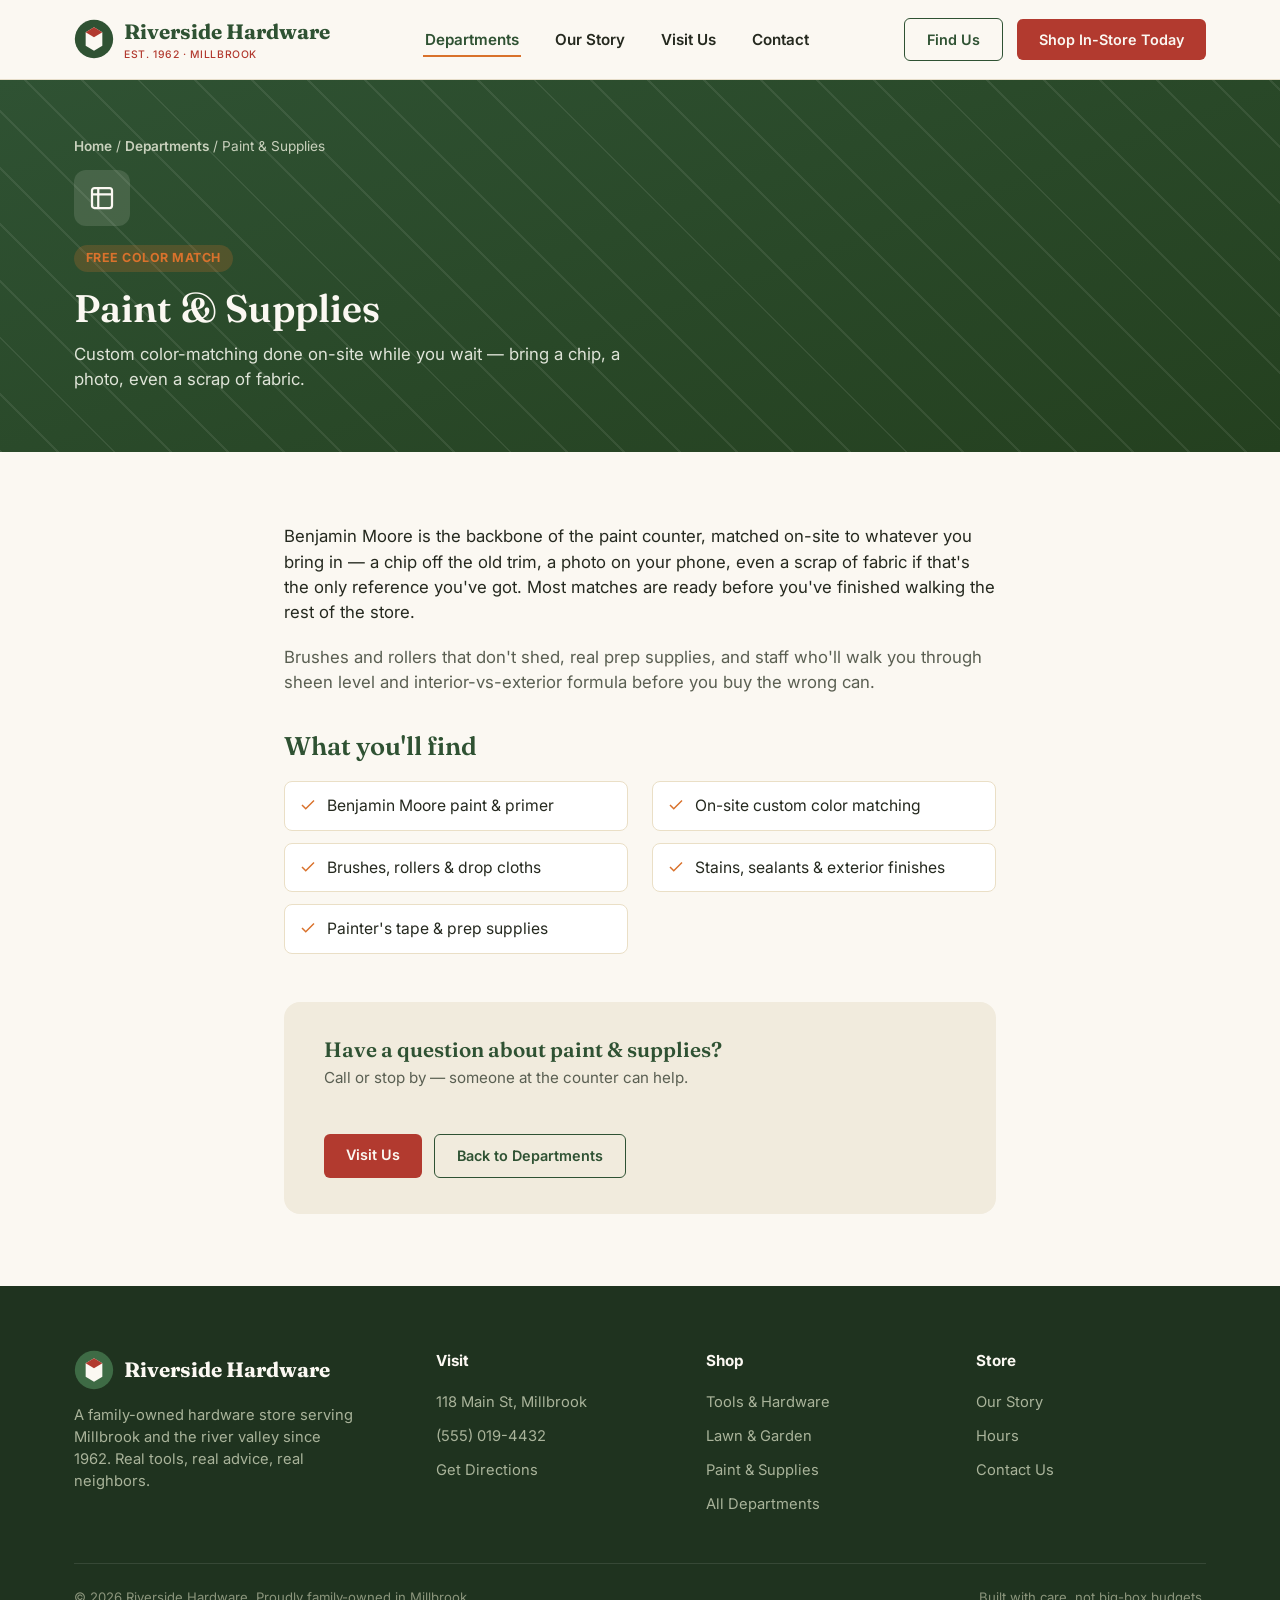
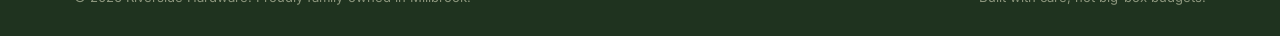
<file: demo/riverside-hardware/paint-supplies.html>
<!DOCTYPE html>
<html lang="en">
<head>
<meta charset="UTF-8">
<meta name="viewport" content="width=device-width, initial-scale=1.0">
<title>Paint & Supplies — Riverside Hardware</title>
<link rel="preconnect" href="https://fonts.googleapis.com">
<link href="https://fonts.googleapis.com/css2?family=Fraunces:opsz,wght@9..144,500;9..144,600;9..144,700&family=Inter:wght@400;500;600;700&display=swap" rel="stylesheet">
<link rel="stylesheet" href="styles.css">
</head>
<body>

<header>
  <div class="nav-inner">
    <a href="index.html" class="logo">
      <svg class="logo-mark" viewBox="0 0 48 48" fill="none">
        <circle cx="24" cy="24" r="23" fill="#2F5233"/>
        <path d="M24 10L34 16V32L24 38L14 32V16L24 10Z" fill="#FBF8F2"/>
        <path d="M24 10L34 16L24 22L14 16L24 10Z" fill="#B23A2F"/>
      </svg>
      <span>Riverside Hardware<span class="logo-sub">Est. 1962 · Millbrook</span></span>
    </a>
    <nav>
      <ul>
        <li><a href="index.html#departments" class="current">Departments</a></li>
        <li><a href="about.html">Our Story</a></li>
        <li><a href="index.html#visit">Visit Us</a></li>
        <li><a href="contact.html">Contact</a></li>
      </ul>
    </nav>
    <div class="nav-actions">
      <a href="index.html#visit" class="btn btn-outline">Find Us</a>
      <a href="index.html#visit" class="btn btn-primary"><span class="label-full">Shop In-Store Today</span><span class="label-short">Shop</span></a>
      <button class="hamburger" aria-label="menu"><span></span><span></span><span></span></button>
    </div>
  </div>
</header>

<section class="page-banner">
  <div class="wrap page-banner-inner">
    <div class="breadcrumb"><a href="index.html">Home</a> / <a href="index.html#departments">Departments</a> / Paint & Supplies</div>
    <div class="page-banner-icon">
      <svg viewBox="0 0 24 24" fill="none" stroke="#FBF8F2" stroke-width="1.8"><rect x="4" y="4" width="16" height="16" rx="2"/><path d="M4 9h16M9 4v16"/></svg>
    </div>
    <span class="page-banner-tag">Free Color Match</span>
    <h1>Paint & Supplies</h1>
    <p>Custom color-matching done on-site while you wait — bring a chip, a photo, even a scrap of fabric.</p>
  </div>
</section>

<section class="article">
  <div class="wrap article-inner">
    <p>Benjamin Moore is the backbone of the paint counter, matched on-site to whatever you bring in — a chip off the old trim, a photo on your phone, even a scrap of fabric if that's the only reference you've got. Most matches are ready before you've finished walking the rest of the store.</p>
    <p class="muted">Brushes and rollers that don't shed, real prep supplies, and staff who'll walk you through sheen level and interior-vs-exterior formula before you buy the wrong can.</p>

    <h2>What you'll find</h2>
    <ul class="find-list">
      <li><svg viewBox="0 0 24 24" fill="none" stroke="currentColor" stroke-width="2"><path d="M20 6L9 17l-5-5"/></svg> Benjamin Moore paint & primer</li>
      <li><svg viewBox="0 0 24 24" fill="none" stroke="currentColor" stroke-width="2"><path d="M20 6L9 17l-5-5"/></svg> On-site custom color matching</li>
      <li><svg viewBox="0 0 24 24" fill="none" stroke="currentColor" stroke-width="2"><path d="M20 6L9 17l-5-5"/></svg> Brushes, rollers & drop cloths</li>
      <li><svg viewBox="0 0 24 24" fill="none" stroke="currentColor" stroke-width="2"><path d="M20 6L9 17l-5-5"/></svg> Stains, sealants & exterior finishes</li>
      <li><svg viewBox="0 0 24 24" fill="none" stroke="currentColor" stroke-width="2"><path d="M20 6L9 17l-5-5"/></svg> Painter's tape & prep supplies</li>
    </ul>

    <div class="cta-banner">
      <div>
        <h3>Have a question about paint & supplies?</h3>
        <p>Call or stop by — someone at the counter can help.</p>
      </div>
      <div class="cta-banner-actions">
        <a href="contact.html" class="btn btn-primary">Visit Us</a>
        <a href="index.html#departments" class="btn btn-outline">Back to Departments</a>
      </div>
    </div>
  </div>
</section>

<footer>
  <div class="wrap">
    <div class="footer-grid">
      <div class="footer-brand">
        <div class="logo">
          <svg class="logo-mark" viewBox="0 0 48 48" fill="none">
            <circle cx="24" cy="24" r="23" fill="#3E6B45"/>
            <path d="M24 10L34 16V32L24 38L14 32V16L24 10Z" fill="#FBF8F2"/>
            <path d="M24 10L34 16L24 22L14 16L24 10Z" fill="#B23A2F"/>
          </svg>
          Riverside Hardware
        </div>
        <p>A family-owned hardware store serving Millbrook and the river valley since 1962. Real tools, real advice, real neighbors.</p>
      </div>
      <div class="footer-col">
        <h4>Visit</h4>
        <ul>
          <li><a href="contact.html">118 Main St, Millbrook</a></li>
          <li><a href="tel:+15550194432">(555) 019-4432</a></li>
          <li><a href="contact.html">Get Directions</a></li>
        </ul>
      </div>
      <div class="footer-col">
        <h4>Shop</h4>
        <ul>
          <li><a href="tools-hardware.html">Tools & Hardware</a></li>
          <li><a href="lawn-garden.html">Lawn & Garden</a></li>
          <li><a href="paint-supplies.html">Paint & Supplies</a></li>
          <li><a href="index.html#departments">All Departments</a></li>
        </ul>
      </div>
      <div class="footer-col">
        <h4>Store</h4>
        <ul>
          <li><a href="about.html">Our Story</a></li>
          <li><a href="contact.html">Hours</a></li>
          <li><a href="contact.html">Contact Us</a></li>
        </ul>
      </div>
    </div>
    <div class="footer-bottom">
      <span>© 2026 Riverside Hardware. Proudly family-owned in Millbrook.</span>
      <span>Built with care, not big-box budgets.</span>
    </div>
  </div>
</footer>

<script src="main.js" defer></script>
</body>
</html>
</file>
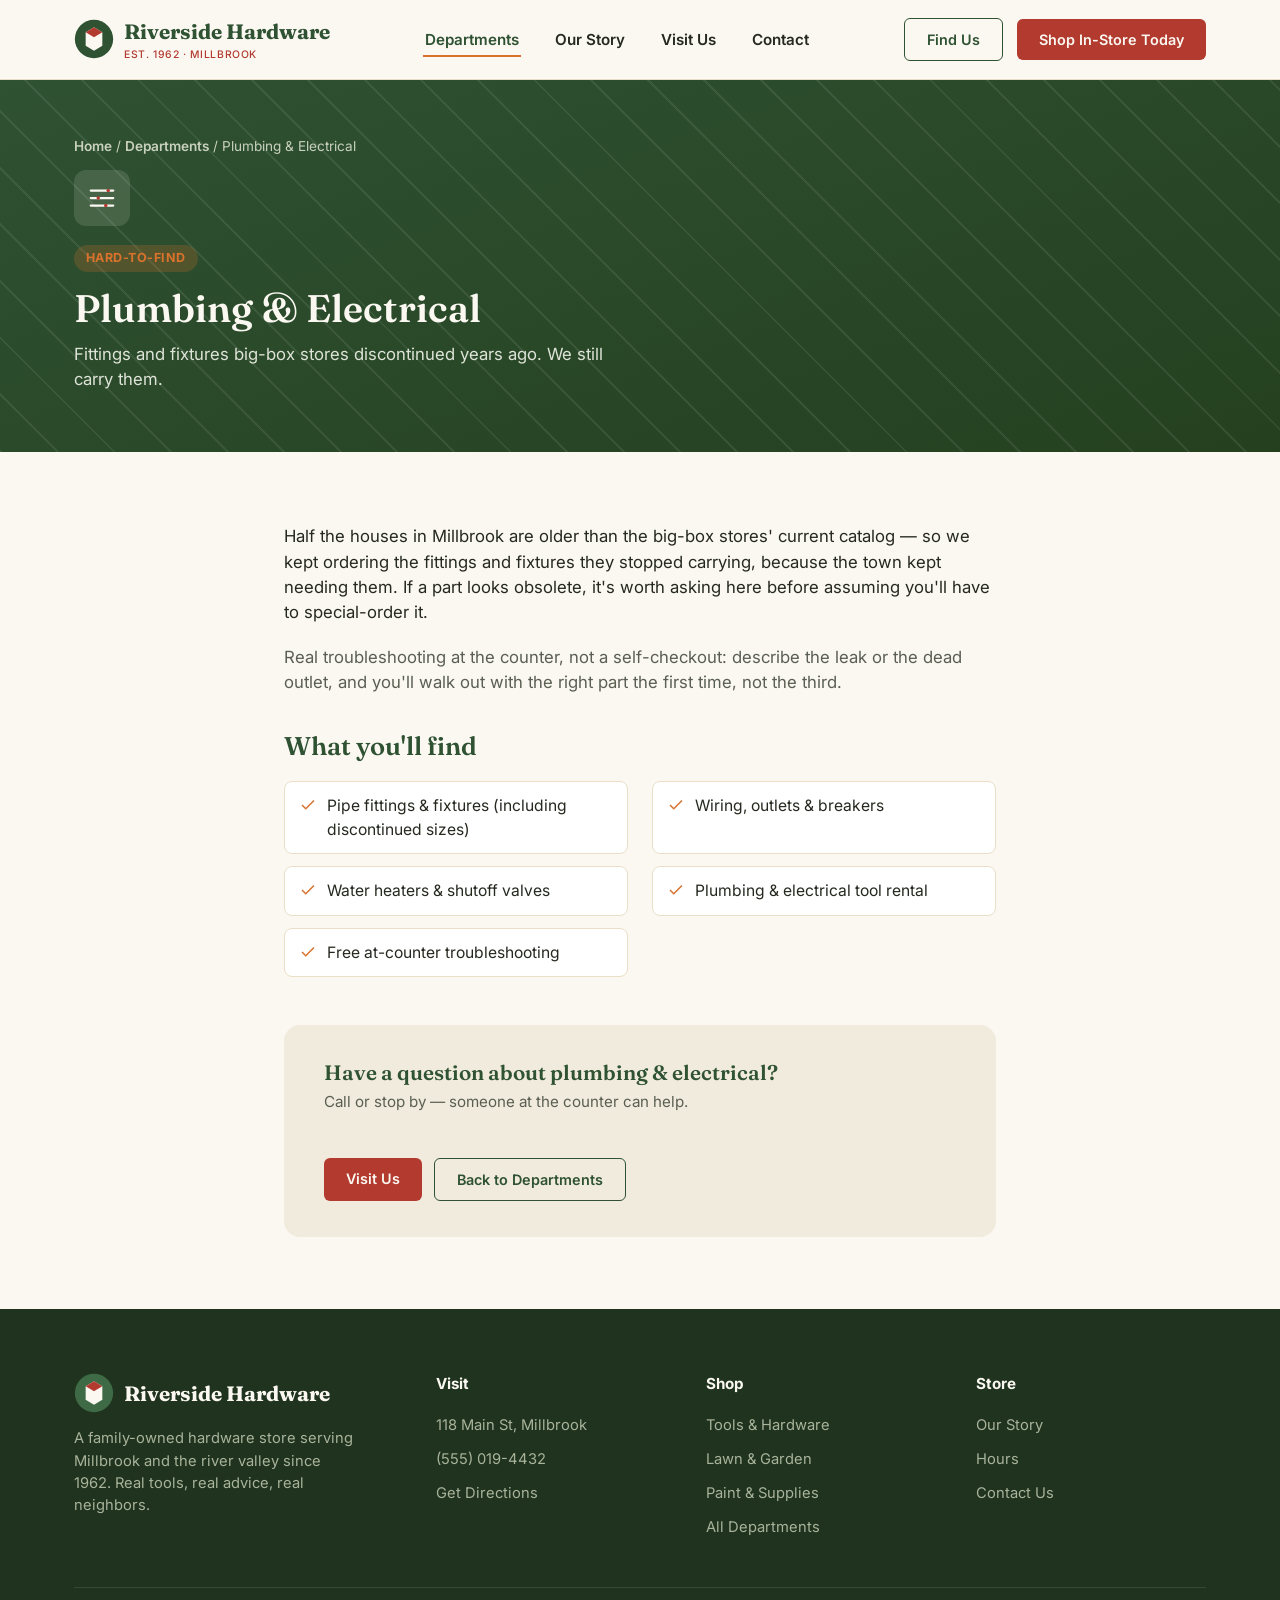
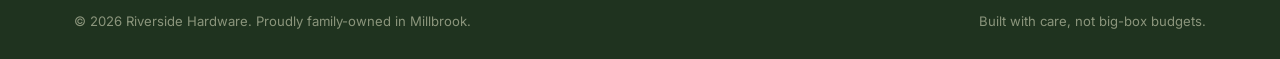
<file: demo/riverside-hardware/plumbing-electrical.html>
<!DOCTYPE html>
<html lang="en">
<head>
<meta charset="UTF-8">
<meta name="viewport" content="width=device-width, initial-scale=1.0">
<title>Plumbing & Electrical — Riverside Hardware</title>
<link rel="preconnect" href="https://fonts.googleapis.com">
<link href="https://fonts.googleapis.com/css2?family=Fraunces:opsz,wght@9..144,500;9..144,600;9..144,700&family=Inter:wght@400;500;600;700&display=swap" rel="stylesheet">
<link rel="stylesheet" href="styles.css">
</head>
<body>

<header>
  <div class="nav-inner">
    <a href="index.html" class="logo">
      <svg class="logo-mark" viewBox="0 0 48 48" fill="none">
        <circle cx="24" cy="24" r="23" fill="#2F5233"/>
        <path d="M24 10L34 16V32L24 38L14 32V16L24 10Z" fill="#FBF8F2"/>
        <path d="M24 10L34 16L24 22L14 16L24 10Z" fill="#B23A2F"/>
      </svg>
      <span>Riverside Hardware<span class="logo-sub">Est. 1962 · Millbrook</span></span>
    </a>
    <nav>
      <ul>
        <li><a href="index.html#departments" class="current">Departments</a></li>
        <li><a href="about.html">Our Story</a></li>
        <li><a href="index.html#visit">Visit Us</a></li>
        <li><a href="contact.html">Contact</a></li>
      </ul>
    </nav>
    <div class="nav-actions">
      <a href="index.html#visit" class="btn btn-outline">Find Us</a>
      <a href="index.html#visit" class="btn btn-primary"><span class="label-full">Shop In-Store Today</span><span class="label-short">Shop</span></a>
      <button class="hamburger" aria-label="menu"><span></span><span></span><span></span></button>
    </div>
  </div>
</header>

<section class="page-banner">
  <div class="wrap page-banner-inner">
    <div class="breadcrumb"><a href="index.html">Home</a> / <a href="index.html#departments">Departments</a> / Plumbing & Electrical</div>
    <div class="page-banner-icon">
      <svg viewBox="0 0 24 24" fill="none" stroke="#FBF8F2" stroke-width="1.8"><path d="M3 12h18M3 6h18M3 18h18" stroke-linecap="round"/><circle cx="17" cy="6" r="1.4" fill="#B23A2F" stroke="none"/><circle cx="9" cy="12" r="1.4" fill="#B23A2F" stroke="none"/><circle cx="15" cy="18" r="1.4" fill="#B23A2F" stroke="none"/></svg>
    </div>
    <span class="page-banner-tag">Hard-to-Find</span>
    <h1>Plumbing & Electrical</h1>
    <p>Fittings and fixtures big-box stores discontinued years ago. We still carry them.</p>
  </div>
</section>

<section class="article">
  <div class="wrap article-inner">
    <p>Half the houses in Millbrook are older than the big-box stores' current catalog — so we kept ordering the fittings and fixtures they stopped carrying, because the town kept needing them. If a part looks obsolete, it's worth asking here before assuming you'll have to special-order it.</p>
    <p class="muted">Real troubleshooting at the counter, not a self-checkout: describe the leak or the dead outlet, and you'll walk out with the right part the first time, not the third.</p>

    <h2>What you'll find</h2>
    <ul class="find-list">
      <li><svg viewBox="0 0 24 24" fill="none" stroke="currentColor" stroke-width="2"><path d="M20 6L9 17l-5-5"/></svg> Pipe fittings & fixtures (including discontinued sizes)</li>
      <li><svg viewBox="0 0 24 24" fill="none" stroke="currentColor" stroke-width="2"><path d="M20 6L9 17l-5-5"/></svg> Wiring, outlets & breakers</li>
      <li><svg viewBox="0 0 24 24" fill="none" stroke="currentColor" stroke-width="2"><path d="M20 6L9 17l-5-5"/></svg> Water heaters & shutoff valves</li>
      <li><svg viewBox="0 0 24 24" fill="none" stroke="currentColor" stroke-width="2"><path d="M20 6L9 17l-5-5"/></svg> Plumbing & electrical tool rental</li>
      <li><svg viewBox="0 0 24 24" fill="none" stroke="currentColor" stroke-width="2"><path d="M20 6L9 17l-5-5"/></svg> Free at-counter troubleshooting</li>
    </ul>

    <div class="cta-banner">
      <div>
        <h3>Have a question about plumbing & electrical?</h3>
        <p>Call or stop by — someone at the counter can help.</p>
      </div>
      <div class="cta-banner-actions">
        <a href="contact.html" class="btn btn-primary">Visit Us</a>
        <a href="index.html#departments" class="btn btn-outline">Back to Departments</a>
      </div>
    </div>
  </div>
</section>

<footer>
  <div class="wrap">
    <div class="footer-grid">
      <div class="footer-brand">
        <div class="logo">
          <svg class="logo-mark" viewBox="0 0 48 48" fill="none">
            <circle cx="24" cy="24" r="23" fill="#3E6B45"/>
            <path d="M24 10L34 16V32L24 38L14 32V16L24 10Z" fill="#FBF8F2"/>
            <path d="M24 10L34 16L24 22L14 16L24 10Z" fill="#B23A2F"/>
          </svg>
          Riverside Hardware
        </div>
        <p>A family-owned hardware store serving Millbrook and the river valley since 1962. Real tools, real advice, real neighbors.</p>
      </div>
      <div class="footer-col">
        <h4>Visit</h4>
        <ul>
          <li><a href="contact.html">118 Main St, Millbrook</a></li>
          <li><a href="tel:+15550194432">(555) 019-4432</a></li>
          <li><a href="contact.html">Get Directions</a></li>
        </ul>
      </div>
      <div class="footer-col">
        <h4>Shop</h4>
        <ul>
          <li><a href="tools-hardware.html">Tools & Hardware</a></li>
          <li><a href="lawn-garden.html">Lawn & Garden</a></li>
          <li><a href="paint-supplies.html">Paint & Supplies</a></li>
          <li><a href="index.html#departments">All Departments</a></li>
        </ul>
      </div>
      <div class="footer-col">
        <h4>Store</h4>
        <ul>
          <li><a href="about.html">Our Story</a></li>
          <li><a href="contact.html">Hours</a></li>
          <li><a href="contact.html">Contact Us</a></li>
        </ul>
      </div>
    </div>
    <div class="footer-bottom">
      <span>© 2026 Riverside Hardware. Proudly family-owned in Millbrook.</span>
      <span>Built with care, not big-box budgets.</span>
    </div>
  </div>
</footer>

<script src="main.js" defer></script>
</body>
</html>
</file>
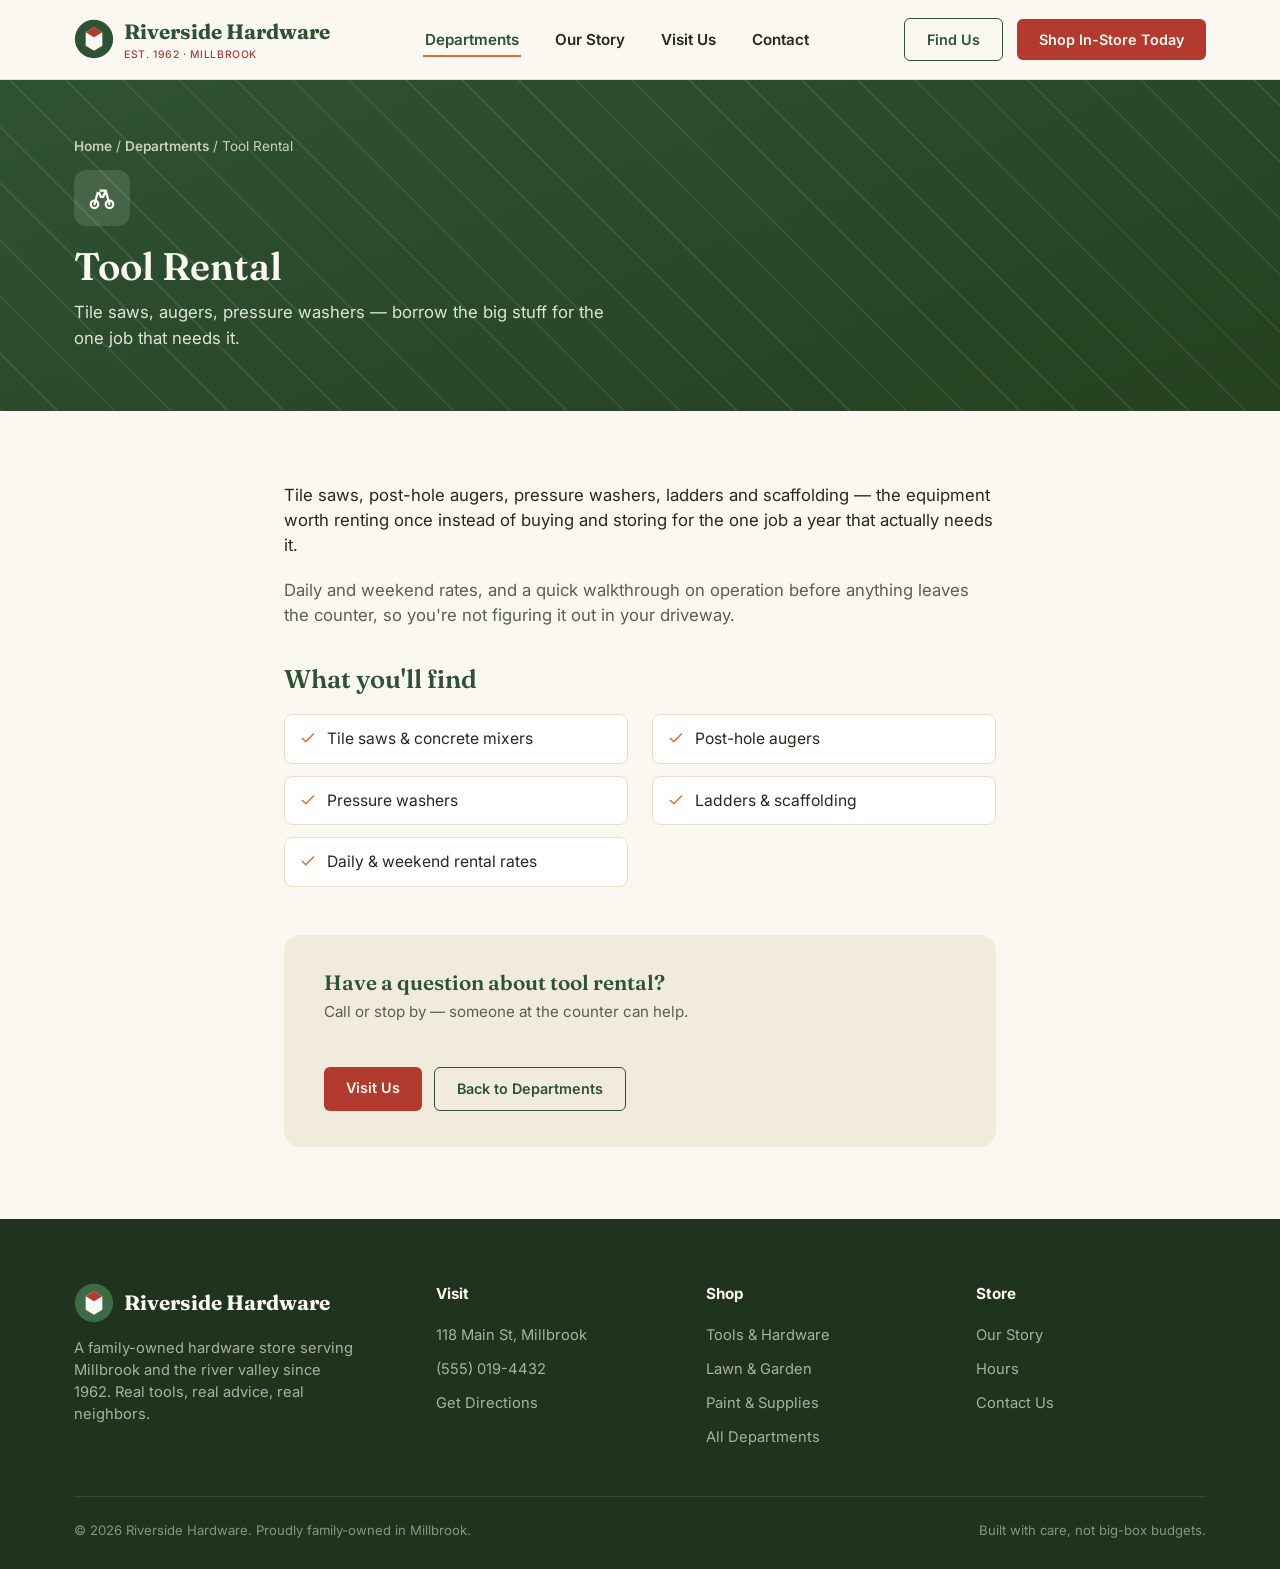
<file: demo/riverside-hardware/tool-rental.html>
<!DOCTYPE html>
<html lang="en">
<head>
<meta charset="UTF-8">
<meta name="viewport" content="width=device-width, initial-scale=1.0">
<title>Tool Rental — Riverside Hardware</title>
<link rel="preconnect" href="https://fonts.googleapis.com">
<link href="https://fonts.googleapis.com/css2?family=Fraunces:opsz,wght@9..144,500;9..144,600;9..144,700&family=Inter:wght@400;500;600;700&display=swap" rel="stylesheet">
<link rel="stylesheet" href="styles.css">
</head>
<body>

<header>
  <div class="nav-inner">
    <a href="index.html" class="logo">
      <svg class="logo-mark" viewBox="0 0 48 48" fill="none">
        <circle cx="24" cy="24" r="23" fill="#2F5233"/>
        <path d="M24 10L34 16V32L24 38L14 32V16L24 10Z" fill="#FBF8F2"/>
        <path d="M24 10L34 16L24 22L14 16L24 10Z" fill="#B23A2F"/>
      </svg>
      <span>Riverside Hardware<span class="logo-sub">Est. 1962 · Millbrook</span></span>
    </a>
    <nav>
      <ul>
        <li><a href="index.html#departments" class="current">Departments</a></li>
        <li><a href="about.html">Our Story</a></li>
        <li><a href="index.html#visit">Visit Us</a></li>
        <li><a href="contact.html">Contact</a></li>
      </ul>
    </nav>
    <div class="nav-actions">
      <a href="index.html#visit" class="btn btn-outline">Find Us</a>
      <a href="index.html#visit" class="btn btn-primary"><span class="label-full">Shop In-Store Today</span><span class="label-short">Shop</span></a>
      <button class="hamburger" aria-label="menu"><span></span><span></span><span></span></button>
    </div>
  </div>
</header>

<section class="page-banner">
  <div class="wrap page-banner-inner">
    <div class="breadcrumb"><a href="index.html">Home</a> / <a href="index.html#departments">Departments</a> / Tool Rental</div>
    <div class="page-banner-icon">
      <svg viewBox="0 0 24 24" fill="none" stroke="#FBF8F2" stroke-width="1.8"><circle cx="6" cy="17" r="3"/><circle cx="18" cy="17" r="3"/><path d="M6 17L9 6h6l3 11M9 6l2 5h2l2-5" stroke-linecap="round" stroke-linejoin="round"/><circle cx="9" cy="6" r="1.3" fill="#3E6B45" stroke="none"/></svg>
    </div>
    <h1>Tool Rental</h1>
    <p>Tile saws, augers, pressure washers — borrow the big stuff for the one job that needs it.</p>
  </div>
</section>

<section class="article">
  <div class="wrap article-inner">
    <p>Tile saws, post-hole augers, pressure washers, ladders and scaffolding — the equipment worth renting once instead of buying and storing for the one job a year that actually needs it.</p>
    <p class="muted">Daily and weekend rates, and a quick walkthrough on operation before anything leaves the counter, so you're not figuring it out in your driveway.</p>

    <h2>What you'll find</h2>
    <ul class="find-list">
      <li><svg viewBox="0 0 24 24" fill="none" stroke="currentColor" stroke-width="2"><path d="M20 6L9 17l-5-5"/></svg> Tile saws & concrete mixers</li>
      <li><svg viewBox="0 0 24 24" fill="none" stroke="currentColor" stroke-width="2"><path d="M20 6L9 17l-5-5"/></svg> Post-hole augers</li>
      <li><svg viewBox="0 0 24 24" fill="none" stroke="currentColor" stroke-width="2"><path d="M20 6L9 17l-5-5"/></svg> Pressure washers</li>
      <li><svg viewBox="0 0 24 24" fill="none" stroke="currentColor" stroke-width="2"><path d="M20 6L9 17l-5-5"/></svg> Ladders & scaffolding</li>
      <li><svg viewBox="0 0 24 24" fill="none" stroke="currentColor" stroke-width="2"><path d="M20 6L9 17l-5-5"/></svg> Daily & weekend rental rates</li>
    </ul>

    <div class="cta-banner">
      <div>
        <h3>Have a question about tool rental?</h3>
        <p>Call or stop by — someone at the counter can help.</p>
      </div>
      <div class="cta-banner-actions">
        <a href="contact.html" class="btn btn-primary">Visit Us</a>
        <a href="index.html#departments" class="btn btn-outline">Back to Departments</a>
      </div>
    </div>
  </div>
</section>

<footer>
  <div class="wrap">
    <div class="footer-grid">
      <div class="footer-brand">
        <div class="logo">
          <svg class="logo-mark" viewBox="0 0 48 48" fill="none">
            <circle cx="24" cy="24" r="23" fill="#3E6B45"/>
            <path d="M24 10L34 16V32L24 38L14 32V16L24 10Z" fill="#FBF8F2"/>
            <path d="M24 10L34 16L24 22L14 16L24 10Z" fill="#B23A2F"/>
          </svg>
          Riverside Hardware
        </div>
        <p>A family-owned hardware store serving Millbrook and the river valley since 1962. Real tools, real advice, real neighbors.</p>
      </div>
      <div class="footer-col">
        <h4>Visit</h4>
        <ul>
          <li><a href="contact.html">118 Main St, Millbrook</a></li>
          <li><a href="tel:+15550194432">(555) 019-4432</a></li>
          <li><a href="contact.html">Get Directions</a></li>
        </ul>
      </div>
      <div class="footer-col">
        <h4>Shop</h4>
        <ul>
          <li><a href="tools-hardware.html">Tools & Hardware</a></li>
          <li><a href="lawn-garden.html">Lawn & Garden</a></li>
          <li><a href="paint-supplies.html">Paint & Supplies</a></li>
          <li><a href="index.html#departments">All Departments</a></li>
        </ul>
      </div>
      <div class="footer-col">
        <h4>Store</h4>
        <ul>
          <li><a href="about.html">Our Story</a></li>
          <li><a href="contact.html">Hours</a></li>
          <li><a href="contact.html">Contact Us</a></li>
        </ul>
      </div>
    </div>
    <div class="footer-bottom">
      <span>© 2026 Riverside Hardware. Proudly family-owned in Millbrook.</span>
      <span>Built with care, not big-box budgets.</span>
    </div>
  </div>
</footer>

<script src="main.js" defer></script>
</body>
</html>
</file>
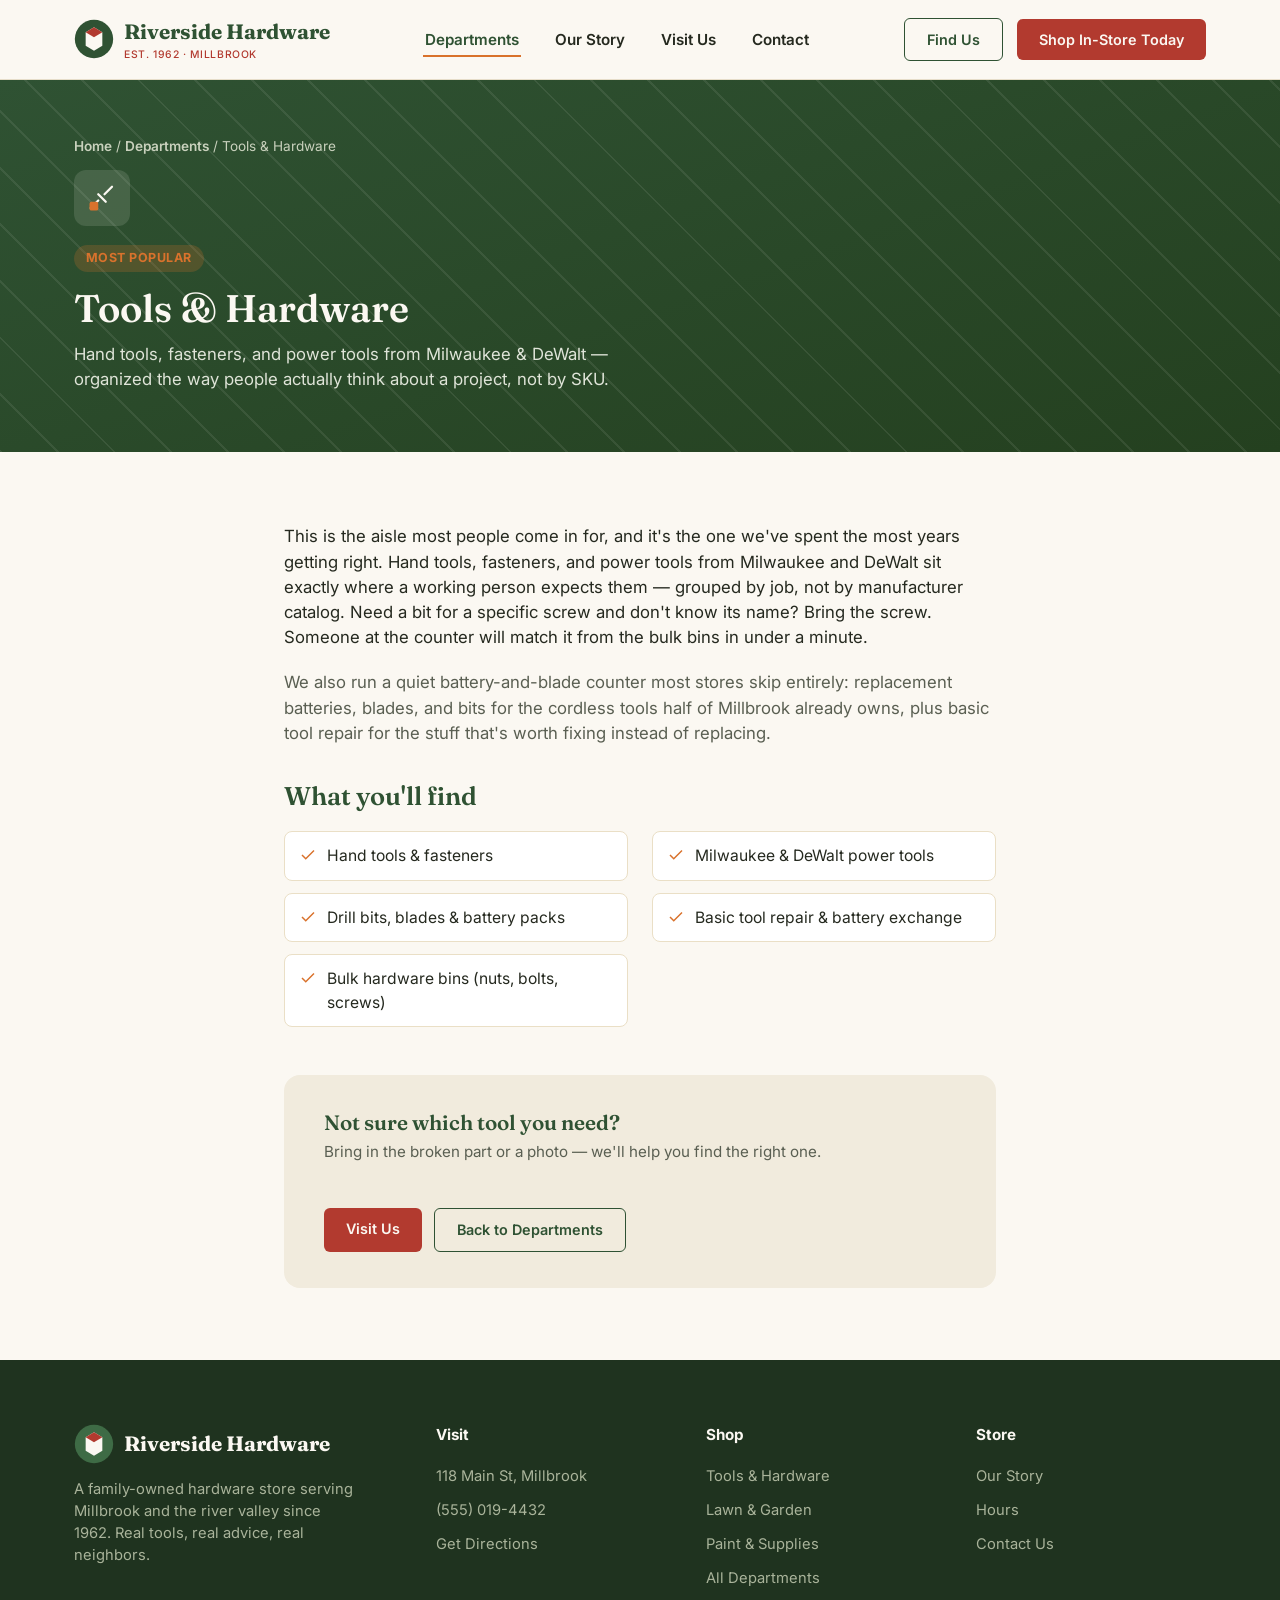
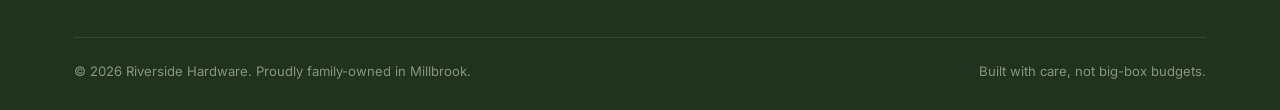
<file: demo/riverside-hardware/tools-hardware.html>
<!DOCTYPE html>
<html lang="en">
<head>
<meta charset="UTF-8">
<meta name="viewport" content="width=device-width, initial-scale=1.0">
<title>Tools & Hardware — Riverside Hardware</title>
<link rel="preconnect" href="https://fonts.googleapis.com">
<link href="https://fonts.googleapis.com/css2?family=Fraunces:opsz,wght@9..144,500;9..144,600;9..144,700&family=Inter:wght@400;500;600;700&display=swap" rel="stylesheet">
<link rel="stylesheet" href="styles.css">
</head>
<body>

<header>
  <div class="nav-inner">
    <a href="index.html" class="logo">
      <svg class="logo-mark" viewBox="0 0 48 48" fill="none">
        <circle cx="24" cy="24" r="23" fill="#2F5233"/>
        <path d="M24 10L34 16V32L24 38L14 32V16L24 10Z" fill="#FBF8F2"/>
        <path d="M24 10L34 16L24 22L14 16L24 10Z" fill="#B23A2F"/>
      </svg>
      <span>Riverside Hardware<span class="logo-sub">Est. 1962 · Millbrook</span></span>
    </a>
    <nav>
      <ul>
        <li><a href="index.html#departments" class="current">Departments</a></li>
        <li><a href="about.html">Our Story</a></li>
        <li><a href="index.html#visit">Visit Us</a></li>
        <li><a href="contact.html">Contact</a></li>
      </ul>
    </nav>
    <div class="nav-actions">
      <a href="index.html#visit" class="btn btn-outline">Find Us</a>
      <a href="index.html#visit" class="btn btn-primary"><span class="label-full">Shop In-Store Today</span><span class="label-short">Shop</span></a>
      <button class="hamburger" aria-label="menu"><span></span><span></span><span></span></button>
    </div>
  </div>
</header>

<section class="page-banner">
  <div class="wrap page-banner-inner">
    <div class="breadcrumb"><a href="index.html">Home</a> / <a href="index.html#departments">Departments</a> / Tools & Hardware</div>
    <div class="page-banner-icon">
      <svg viewBox="0 0 24 24" fill="none" stroke="#FBF8F2" stroke-width="1.8"><path d="M14 9l6-6M9 14L3 20M9 9l6 6" stroke-linecap="round"/><rect x="2" y="15" width="7" height="7" rx="1.5" fill="#D9722C" stroke="none"/></svg>
    </div>
    <span class="page-banner-tag">Most Popular</span>
    <h1>Tools & Hardware</h1>
    <p>Hand tools, fasteners, and power tools from Milwaukee & DeWalt — organized the way people actually think about a project, not by SKU.</p>
  </div>
</section>

<section class="article">
  <div class="wrap article-inner">
    <p>This is the aisle most people come in for, and it's the one we've spent the most years getting right. Hand tools, fasteners, and power tools from Milwaukee and DeWalt sit exactly where a working person expects them — grouped by job, not by manufacturer catalog. Need a bit for a specific screw and don't know its name? Bring the screw. Someone at the counter will match it from the bulk bins in under a minute.</p>
    <p class="muted">We also run a quiet battery-and-blade counter most stores skip entirely: replacement batteries, blades, and bits for the cordless tools half of Millbrook already owns, plus basic tool repair for the stuff that's worth fixing instead of replacing.</p>

    <h2>What you'll find</h2>
    <ul class="find-list">
      <li><svg viewBox="0 0 24 24" fill="none" stroke="currentColor" stroke-width="2"><path d="M20 6L9 17l-5-5"/></svg> Hand tools & fasteners</li>
      <li><svg viewBox="0 0 24 24" fill="none" stroke="currentColor" stroke-width="2"><path d="M20 6L9 17l-5-5"/></svg> Milwaukee & DeWalt power tools</li>
      <li><svg viewBox="0 0 24 24" fill="none" stroke="currentColor" stroke-width="2"><path d="M20 6L9 17l-5-5"/></svg> Drill bits, blades & battery packs</li>
      <li><svg viewBox="0 0 24 24" fill="none" stroke="currentColor" stroke-width="2"><path d="M20 6L9 17l-5-5"/></svg> Basic tool repair & battery exchange</li>
      <li><svg viewBox="0 0 24 24" fill="none" stroke="currentColor" stroke-width="2"><path d="M20 6L9 17l-5-5"/></svg> Bulk hardware bins (nuts, bolts, screws)</li>
    </ul>

    <div class="cta-banner">
      <div>
        <h3>Not sure which tool you need?</h3>
        <p>Bring in the broken part or a photo — we'll help you find the right one.</p>
      </div>
      <div class="cta-banner-actions">
        <a href="contact.html" class="btn btn-primary">Visit Us</a>
        <a href="index.html#departments" class="btn btn-outline">Back to Departments</a>
      </div>
    </div>
  </div>
</section>

<footer>
  <div class="wrap">
    <div class="footer-grid">
      <div class="footer-brand">
        <div class="logo">
          <svg class="logo-mark" viewBox="0 0 48 48" fill="none">
            <circle cx="24" cy="24" r="23" fill="#3E6B45"/>
            <path d="M24 10L34 16V32L24 38L14 32V16L24 10Z" fill="#FBF8F2"/>
            <path d="M24 10L34 16L24 22L14 16L24 10Z" fill="#B23A2F"/>
          </svg>
          Riverside Hardware
        </div>
        <p>A family-owned hardware store serving Millbrook and the river valley since 1962. Real tools, real advice, real neighbors.</p>
      </div>
      <div class="footer-col">
        <h4>Visit</h4>
        <ul>
          <li><a href="contact.html">118 Main St, Millbrook</a></li>
          <li><a href="tel:+15550194432">(555) 019-4432</a></li>
          <li><a href="contact.html">Get Directions</a></li>
        </ul>
      </div>
      <div class="footer-col">
        <h4>Shop</h4>
        <ul>
          <li><a href="tools-hardware.html">Tools & Hardware</a></li>
          <li><a href="lawn-garden.html">Lawn & Garden</a></li>
          <li><a href="paint-supplies.html">Paint & Supplies</a></li>
          <li><a href="index.html#departments">All Departments</a></li>
        </ul>
      </div>
      <div class="footer-col">
        <h4>Store</h4>
        <ul>
          <li><a href="about.html">Our Story</a></li>
          <li><a href="contact.html">Hours</a></li>
          <li><a href="contact.html">Contact Us</a></li>
        </ul>
      </div>
    </div>
    <div class="footer-bottom">
      <span>© 2026 Riverside Hardware. Proudly family-owned in Millbrook.</span>
      <span>Built with care, not big-box budgets.</span>
    </div>
  </div>
</footer>

<script src="main.js" defer></script>
</body>
</html>
</file>
<file: styles.css>
@view-transition {
  navigation: auto;
}

:root{
  --ink: #1E1A16;
  --ink-2: #2A241D;
  --parchment: #F4EDDC;
  --parchment-2: #EBE1C9;
  --brass: #B8933E;
  --brass-light: #D9B968;
  --evidence: #4CBB17;
  --evidence-dark: #3D9612;
  --walnut: #4A3625;
  --slate: #6B6459;
  --cream-text: #EDE4D0;
}
*{margin:0;padding:0;box-sizing:border-box;}
body{
  font-family:'Inter',sans-serif;
  background:var(--parchment);
  color:var(--ink);
  line-height:1.55;
}
h1,h2,h3{font-family:'Fraunces',serif;font-weight:600;line-height:1.15;}
a{color:inherit;text-decoration:none;}
img{display:block;max-width:100%;}
.wrap{max-width:1180px;margin:0 auto;padding:0 24px;}

/* ---------- HEADER ---------- */
header{
  background:var(--ink);border-bottom:1px solid rgba(184,147,62,0.25);
  position:sticky;top:0;z-index:50;
  view-transition-name:site-header;
}
.nav-inner{display:flex;align-items:center;justify-content:space-between;padding:16px 24px;max-width:1180px;margin:0 auto;}
.logo{display:flex;align-items:center;gap:10px;font-family:'Fraunces',serif;font-weight:700;font-size:1.3rem;color:var(--cream-text);}
.logo-mark{width:38px;height:38px;flex-shrink:0;}
nav ul{display:flex;gap:32px;list-style:none;}
nav a{font-weight:600;font-size:0.92rem;color:var(--cream-text);padding:6px 2px;border-bottom:2px solid transparent;transition:border-color .15s ease, color .15s ease;}
nav a:hover{color:var(--brass-light);border-color:var(--brass);}
.nav-actions{display:flex;align-items:center;gap:14px;}
.btn{display:inline-block;padding:10px 22px;border-radius:6px;font-weight:600;font-size:0.9rem;transition:transform .12s ease, box-shadow .12s ease, background .15s ease;}
.btn-primary{background:var(--evidence);color:var(--cream-text);}
.btn-primary:hover{background:var(--evidence-dark);transform:translateY(-1px);}
.btn-outline{background:transparent;color:var(--cream-text);border:1.5px solid rgba(237,228,208,0.4);}
.btn-outline:hover{background:rgba(237,228,208,0.1);}
.hamburger{display:none;flex-direction:column;gap:4px;cursor:pointer;background:none;border:none;}
.hamburger span{width:24px;height:2.5px;background:var(--brass-light);border-radius:2px;}
@media (max-width:900px){
  nav{display:none;position:absolute;top:100%;left:0;right:0;background:var(--ink);border-bottom:1px solid rgba(184,147,62,0.25);box-shadow:0 10px 20px rgba(0,0,0,0.3);}
  header.nav-open nav{display:block;}
  nav ul{flex-direction:column;gap:0;padding:6px 20px 16px;}
  nav ul li{border-top:1px solid rgba(237,228,208,0.08);}
  nav ul li:first-child{border-top:none;}
  nav a{display:block;padding:14px 4px;}
  .nav-actions .btn-outline{display:none;}
  .hamburger{display:flex;}
}

/* ---------- HERO ---------- */
.hero{position:relative;overflow:hidden;background:var(--ink);color:var(--cream-text);}
.hero-bg{position:absolute;inset:0;width:100%;height:100%;object-fit:cover;opacity:0.9;}
.hero-scrim{position:absolute;inset:0;background:linear-gradient(90deg, rgba(20,17,13,0.94) 0%, rgba(20,17,13,0.78) 42%, rgba(20,17,13,0.15) 75%, rgba(20,17,13,0) 100%);}
.hero-inner{position:relative;padding:120px 32px 130px;max-width:640px;}
.hero-badge{display:inline-flex;align-items:center;gap:8px;background:rgba(184,147,62,0.14);border:1px solid rgba(184,147,62,0.4);padding:6px 14px;border-radius:100px;font-size:0.8rem;font-weight:600;color:var(--brass-light);margin-bottom:22px;}
.hero h1{font-size:3.1rem;margin-bottom:20px;color:var(--cream-text);}
.hero h1 span{color:var(--brass-light);}
.hero p{font-size:1.1rem;color:#cfc3a8;margin-bottom:34px;max-width:540px;}
.hero-ctas{display:flex;gap:16px;flex-wrap:wrap;}
.btn-lg{padding:14px 28px;font-size:1rem;border-radius:8px;}
.label-short{display:none;}

/* ---------- SECTIONS ---------- */
.section{padding:96px 0;}
.section-dark{background:var(--ink);color:var(--cream-text);}
.section-head{max-width:640px;margin-bottom:52px;}
.eyebrow{color:var(--evidence);font-weight:700;font-size:0.8rem;letter-spacing:0.08em;text-transform:uppercase;margin-bottom:12px;display:block;}
.section-dark .eyebrow{color:var(--brass-light);}
.section-head h2{font-size:2.2rem;margin-bottom:14px;}
.section-head p{color:var(--slate);font-size:1.06rem;}
.section-dark .section-head p{color:#cfc3a8;}

/* Evidence cards — the diagnosis step */
.evidence-grid{display:grid;grid-template-columns:repeat(4,1fr);gap:22px;}
.evidence-card{background:var(--parchment);border:1px solid #ddd0ab;border-radius:4px;padding:26px 22px;position:relative;box-shadow:0 6px 16px rgba(30,26,22,0.06);}
.evidence-card::before{content:"";position:absolute;top:0;left:24px;width:36px;height:10px;background:rgba(76,187,23,0.15);border-radius:0 0 4px 4px;}
.evidence-tag{display:inline-block;font-size:0.72rem;font-weight:700;letter-spacing:0.05em;text-transform:uppercase;color:var(--evidence);background:rgba(76,187,23,0.08);padding:3px 10px;border-radius:100px;margin-bottom:14px;}
.evidence-card h3{font-size:1.08rem;margin-bottom:8px;color:var(--ink);}
.evidence-card p{color:var(--slate);font-size:0.92rem;}

/* Redesign / differentiator */
.diff-grid{display:grid;grid-template-columns:repeat(3,1fr);gap:28px;margin-top:8px;}
.diff-card{padding:0;}
.diff-num{font-family:'Fraunces',serif;font-size:2.2rem;color:var(--brass-light);margin-bottom:14px;}
.diff-card h3{font-size:1.15rem;margin-bottom:10px;color:var(--cream-text);}
.diff-card p{color:#cfc3a8;font-size:0.95rem;}

/* Verticals */
.vertical-grid{display:grid;grid-template-columns:repeat(3,1fr);gap:24px;}
.vertical-card{background:var(--parchment);border:1px solid #ddd0ab;border-radius:10px;padding:32px 26px;}
.vertical-icon{width:52px;height:52px;border-radius:10px;background:var(--walnut);display:flex;align-items:center;justify-content:center;margin-bottom:18px;}
.vertical-icon svg{width:28px;height:28px;color:var(--brass-light);}
.vertical-card h3{font-size:1.2rem;margin-bottom:8px;color:var(--ink);}
.vertical-card p{color:var(--slate);font-size:0.95rem;}

/* How it works */
.steps{counter-reset:step;display:flex;flex-direction:column;gap:0;max-width:720px;}
.step{counter-increment:step;position:relative;padding:0 0 40px 56px;border-left:2px solid #ddd0ab;}
.step:last-child{border-left:2px solid transparent;padding-bottom:0;}
.step::before{content:counter(step);position:absolute;left:-19px;top:0;width:36px;height:36px;border-radius:50%;background:var(--ink);color:var(--brass-light);font-family:'Fraunces',serif;font-weight:700;display:flex;align-items:center;justify-content:center;font-size:1rem;}
.step h3{font-size:1.2rem;margin-bottom:8px;color:var(--ink);}
.step p{color:var(--slate);font-size:0.98rem;max-width:560px;}

/* Tools — the buyable pipeline slices */
.tool-grid{display:grid;grid-template-columns:repeat(4,1fr);gap:22px;margin-top:8px;}
.tool-card{background:var(--parchment);border:1px solid #ddd0ab;border-radius:10px;padding:28px 24px;}
.tool-card h3{font-size:1.15rem;margin-bottom:10px;color:var(--ink);}
.tool-card p{color:var(--slate);font-size:0.92rem;}
.tool-badge{display:inline-block;font-size:0.7rem;font-weight:700;letter-spacing:0.05em;text-transform:uppercase;color:var(--evidence-dark);background:rgba(76,187,23,0.12);padding:4px 12px;border-radius:100px;margin-bottom:14px;}
.tool-badge-paid{color:var(--walnut);background:rgba(74,54,37,0.1);}
.tool-badge-bundle{color:var(--cream-text);background:rgba(237,228,208,0.16);}
.tool-card-bundle{background:var(--ink);border-color:var(--evidence);}
.tool-card-bundle h3{color:var(--cream-text);}
.tool-card-bundle p{color:#cfc3a8;}

/* Live output preview — the real Build-stage demo */
.output-preview{border-radius:12px;overflow:hidden;box-shadow:0 20px 50px rgba(30,26,22,0.18);border:1px solid #ddd0ab;}
.output-preview-link{position:relative;display:block;}
.output-preview-link img{display:block;width:100%;transition:transform .3s ease;}
.output-preview-link:hover img{transform:scale(1.02);}
.output-preview-overlay{position:absolute;inset:0;display:flex;align-items:center;justify-content:center;background:rgba(20,17,13,0.55);color:var(--cream-text);font-weight:700;font-size:1.15rem;opacity:0;transition:opacity .2s ease;}
.output-preview-link:hover .output-preview-overlay{opacity:1;}

/* CTA band */
.cta-band{background:var(--evidence);color:var(--cream-text);padding:80px 0;text-align:center;}
.cta-band h2{font-size:2.3rem;margin-bottom:14px;}
.cta-band p{color:#e3f2d9;font-size:1.05rem;margin-bottom:32px;max-width:520px;margin-left:auto;margin-right:auto;}
.cta-band .btn-primary{background:var(--ink);}
.cta-band .btn-primary:hover{background:#000;}

/* ---------- PAGE BANNER (about / pricing) ---------- */
.page-banner{background:var(--ink);color:var(--cream-text);padding:80px 0 64px;}
.breadcrumb{font-size:0.85rem;color:#a89b82;margin-bottom:14px;}
.breadcrumb a{color:#a89b82;font-weight:600;}
.breadcrumb a:hover{color:var(--brass-light);}
.page-banner h1{font-size:2.6rem;max-width:680px;margin-bottom:14px;color:var(--cream-text);}
.page-banner p{font-size:1.08rem;max-width:600px;color:#cfc3a8;}

/* ---------- ARTICLE BODY (about) ---------- */
.article{padding:80px 0;}
.article-inner{max-width:760px;}
.article p{font-size:1.06rem;color:var(--ink);margin-bottom:20px;}
.article p.muted{color:var(--slate);}
.article h2{font-size:1.6rem;color:var(--ink);margin:40px 0 16px;}
.track-record{list-style:none;margin:20px 0;display:flex;flex-direction:column;gap:14px;}
.track-record li{background:var(--parchment);border:1px solid #ddd0ab;border-left:3px solid var(--evidence);border-radius:4px;padding:16px 20px;font-size:0.98rem;}
.track-record strong{color:var(--ink);}

/* ---------- PRICING ---------- */
.pricing-card{background:var(--ink);color:var(--cream-text);border-radius:14px;padding:52px 44px;max-width:560px;text-align:center;margin:0 auto;}
.beta-badge{display:inline-flex;align-items:center;gap:8px;background:rgba(184,147,62,0.16);border:1px solid rgba(184,147,62,0.45);color:var(--brass-light);font-size:0.8rem;font-weight:700;letter-spacing:0.04em;text-transform:uppercase;padding:6px 16px;border-radius:100px;margin-bottom:24px;}
.pricing-card h2{font-size:2rem;margin-bottom:14px;}
.pricing-card p{color:#cfc3a8;font-size:1.02rem;margin-bottom:28px;}
.pricing-note{margin-top:36px;color:var(--slate);font-size:0.92rem;text-align:center;}

/* ---------- BUILT BY AINTS CORNER CREDIT ---------- */
.aints-credit{
  position:fixed;right:16px;bottom:16px;z-index:60;
  display:flex;align-items:center;gap:6px;
  background:var(--ink);color:var(--cream-text);
  border:1px solid rgba(184,147,62,0.35);border-radius:100px;
  padding:7px 14px 7px 10px;font-size:0.78rem;font-weight:600;
  box-shadow:0 6px 18px rgba(0,0,0,0.25);
  transition:transform .15s ease, border-color .15s ease;
}
.aints-credit:hover{transform:translateY(-2px);border-color:var(--brass);}
.aints-credit svg{width:16px;height:16px;flex-shrink:0;}
@media (max-width:520px){
  .aints-credit{right:12px;bottom:12px;font-size:0.72rem;padding:6px 12px 6px 8px;}
}

/* Footer */
footer{background:var(--ink);color:#a89b82;padding:56px 0 28px;}
.footer-grid{display:grid;grid-template-columns:1.6fr 1fr 1fr;gap:40px;margin-bottom:40px;}
.footer-brand .logo{color:var(--cream-text);margin-bottom:14px;}
.footer-brand p{color:#a89b82;font-size:0.92rem;max-width:320px;}
.footer-col h4{color:var(--cream-text);font-size:0.92rem;margin-bottom:14px;}
.footer-col ul{list-style:none;display:flex;flex-direction:column;gap:9px;}
.footer-col a{color:#a89b82;font-size:0.92rem;}
.footer-col a:hover{color:var(--brass-light);}
.footer-bottom{border-top:1px solid rgba(237,228,208,0.1);padding-top:22px;font-size:0.8rem;color:#7d715c;}

@media (max-width:900px){
  .hero-inner{max-width:100%;padding:90px 28px 80px;}
  .hero h1{font-size:2.4rem;}
  .evidence-grid{grid-template-columns:1fr 1fr;}
  .diff-grid{grid-template-columns:1fr;gap:32px;}
  .vertical-grid{grid-template-columns:1fr;}
  .tool-grid{grid-template-columns:1fr 1fr;}
  .footer-grid{grid-template-columns:1fr 1fr;}
}
@media (max-width:520px){
  .nav-inner{padding:12px 16px;}
  .hero h1{font-size:2rem;}
  .evidence-grid{grid-template-columns:1fr;}
  .tool-grid{grid-template-columns:1fr;}
  .footer-grid{grid-template-columns:1fr;}
  .label-full{display:none;}
  .label-short{display:inline;}
}
</file>
<file: tools/tools.css>
/* Free Brand System Generator — page-specific styles, built on top of
   styles.css's existing --ink/--parchment/--brass/--evidence tokens. */

.mood-grid{display:flex;flex-wrap:wrap;gap:10px;margin-bottom:28px;}
.mood-btn{
  padding:9px 18px;border-radius:100px;border:1.5px solid #ddd0ab;background:var(--parchment);
  color:var(--ink);font-weight:600;font-size:0.88rem;cursor:pointer;transition:all .12s ease;
  text-transform:capitalize;
}
.mood-btn:hover{border-color:var(--evidence);}
.mood-btn.active{background:var(--evidence);border-color:var(--evidence);color:var(--cream-text);}

.generator-actions{display:flex;flex-wrap:wrap;gap:14px;}
.generator-actions button{border:none;cursor:pointer;font-family:inherit;}

.wcag-summary{font-weight:600;}
.wcag-summary.all-pass{color:var(--evidence);}
.wcag-summary.has-fail{color:#e0a94c;}

.result-subhead{font-family:'Fraunces',serif;font-size:1.3rem;margin:40px 0 18px;color:var(--cream-text);}
.result-subhead:first-of-type{margin-top:8px;}

/* Color swatches */
.swatch-grid{display:grid;grid-template-columns:repeat(auto-fit,minmax(140px,1fr));gap:14px;}
.swatch{border-radius:8px;overflow:hidden;border:1px solid rgba(237,228,208,0.15);cursor:pointer;background:none;text-align:left;font-family:inherit;}
.swatch-color{height:76px;width:100%;}
.swatch-info{padding:10px 12px;background:rgba(237,228,208,0.06);}
.swatch-role{font-size:0.78rem;font-weight:700;text-transform:capitalize;color:var(--cream-text);display:block;}
.swatch-hex{font-size:0.8rem;color:#cfc3a8;font-family:monospace;}
.swatch-copied .swatch-hex::after{content:" ✓ copied";color:var(--evidence);}

/* Typography preview */
.type-preview{display:flex;flex-direction:column;gap:18px;background:rgba(237,228,208,0.05);border-radius:8px;padding:26px;}
.type-row{display:flex;align-items:baseline;gap:18px;flex-wrap:wrap;border-bottom:1px solid rgba(237,228,208,0.08);padding-bottom:16px;}
.type-row:last-child{border-bottom:none;padding-bottom:0;}
.type-role-label{font-size:0.72rem;font-weight:700;text-transform:uppercase;letter-spacing:0.06em;color:var(--brass-light);width:70px;flex-shrink:0;}
.type-sample{color:var(--cream-text);flex:1;min-width:200px;}
.type-meta{font-size:0.76rem;color:#8f8672;font-family:monospace;width:100%;}

/* Grid preview */
.grid-preview{background:rgba(237,228,208,0.05);border-radius:8px;padding:26px;}
.grid-tier{margin-bottom:24px;}
.grid-tier:last-child{margin-bottom:0;}
.grid-tier-label{font-size:0.78rem;font-weight:700;color:var(--brass-light);margin-bottom:8px;text-transform:uppercase;letter-spacing:0.05em;}
.grid-bars{display:flex;gap:4px;height:34px;}
.grid-col{background:var(--evidence);border-radius:3px;opacity:0.55;flex:1;}
.grid-meta{font-size:0.8rem;color:#cfc3a8;margin-top:6px;font-family:monospace;}
.grid-breaks{margin-top:18px;font-size:0.85rem;color:#cfc3a8;}
.grid-breaks strong{color:var(--cream-text);}

@media (max-width:640px){
  .type-role-label{width:100%;}
}
</file>
<file: demo/riverside-hardware/styles.css>
/* Shared stylesheet — every page in this demo (index, about, contact, the
   8 department pages) links this one file rather than repeating a
   <style> block per page, so the design system stays in exactly one
   place as the site grows past a single homepage. */

@view-transition {
  navigation: auto;
}

:root{
  --green: #2F5233;
  --green-light: #3E6B45;
  --barn-red: #B23A2F;
  --rust: #D9722C;
  --off-white: #FBF8F2;
  --sand: #F1EBDD;
  --white: #FFFFFF;
  --ink: #25291F;
  --slate: #5A5F52;
}
*{margin:0;padding:0;box-sizing:border-box;}
body{
  font-family:'Inter',sans-serif;
  background:var(--off-white);
  color:var(--ink);
  line-height:1.5;
}
h1,h2,h3{font-family:'Fraunces',serif;font-weight:600;line-height:1.15;}
a{color:inherit;text-decoration:none;}
img{display:block;max-width:100%;}
.wrap{max-width:1180px;margin:0 auto;padding:0 24px;}

/* ---------- HEADER ---------- */
header{
  background:var(--off-white);
  border-bottom:1px solid #e6ddc9;
  position:sticky;top:0;z-index:50;
  view-transition-name:site-header;
}
.nav-inner{
  display:flex;align-items:center;justify-content:space-between;
  padding:16px 24px;max-width:1180px;margin:0 auto;
}
.logo{
  display:flex;align-items:center;gap:10px;
  font-family:'Fraunces',serif;font-weight:700;font-size:1.3rem;color:var(--green);
}
.logo-mark{
  width:40px;height:40px;flex-shrink:0;
}
.logo-sub{
  display:block;font-family:'Inter',sans-serif;font-weight:500;font-size:0.65rem;
  color:var(--barn-red);letter-spacing:0.06em;text-transform:uppercase;
}
nav ul{display:flex;gap:32px;list-style:none;}
nav a{
  font-weight:600;font-size:0.95rem;color:var(--ink);
  padding:6px 2px;border-bottom:2px solid transparent;
  transition:border-color .15s ease, color .15s ease;
}
/* Mobile dropdown panel — same <nav> element, no duplicated markup: below
   900px it becomes an absolutely-positioned panel toggled by the
   hamburger via a `nav-open` class on <header> (see main.js). Real
   working menu, not just a decorative button. */
@media (max-width:900px){
  nav{
    display:none;position:absolute;top:100%;left:0;right:0;
    background:var(--off-white);border-bottom:1px solid #e6ddc9;
    box-shadow:0 10px 20px rgba(0,0,0,0.08);
  }
  header.nav-open nav{display:block;}
  nav ul{flex-direction:column;gap:0;padding:6px 20px 16px;}
  nav ul li{border-top:1px solid #eee;}
  nav ul li:first-child{border-top:none;}
  nav a{display:block;padding:14px 4px;}
}
nav a:hover{color:var(--green);border-color:var(--green);}
nav a.current{color:var(--green);border-color:var(--rust);}
.nav-actions{display:flex;align-items:center;gap:14px;}
.btn{
  display:inline-block;padding:10px 22px;border-radius:6px;font-weight:600;font-size:0.9rem;
  transition:transform .12s ease, box-shadow .12s ease, background .15s ease;
}
.btn-primary{background:var(--barn-red);color:var(--off-white);}
.btn-primary:hover{background:#9c3128;transform:translateY(-1px);}
.btn-outline{
  background:transparent;color:var(--green);border:1.5px solid var(--green);
}
.btn-outline:hover{background:var(--green);color:var(--off-white);}
.phone-link{font-weight:700;color:var(--green);font-size:0.95rem;display:none;}
.hamburger{display:none;flex-direction:column;gap:4px;cursor:pointer;background:none;border:none;}
.hamburger span{width:24px;height:2.5px;background:var(--green);border-radius:2px;}
/* "Shop In-Store Today" (header CTA) shortens to "Shop" once the header
   gets tight on a phone — two spans, one hidden at a time, rather than
   swapping text content (keeps it CSS-only, no JS needed for something
   this simple). */
.label-short{display:none;}

/* ---------- HERO ---------- */
.hero{
  position:relative;overflow:hidden;
  background:linear-gradient(160deg, var(--green) 0%, #24401f 100%);
  color:var(--off-white);
  padding:88px 0 100px;
}
.hero::before{
  content:"";position:absolute;inset:0;opacity:0.08;
  background-image:
    repeating-linear-gradient(45deg, var(--off-white) 0 2px, transparent 2px 40px);
  pointer-events:none;
}
.hero-inner{
  position:relative;display:grid;grid-template-columns:1.1fr 0.9fr;gap:50px;align-items:center;
}
.hero-badge{
  display:inline-flex;align-items:center;gap:8px;
  background:rgba(251,248,242,0.12);border:1px solid rgba(251,248,242,0.3);
  padding:6px 14px;border-radius:100px;font-size:0.8rem;font-weight:600;
  margin-bottom:22px;
}
.hero-badge svg{width:14px;height:14px;}
.hero h1{font-size:3rem;max-width:560px;margin-bottom:20px;color:var(--off-white);}
.hero h1 span{color:var(--rust);}
.hero p{font-size:1.1rem;max-width:480px;color:#dfe4d8;margin-bottom:34px;}
.hero-ctas{display:flex;gap:16px;flex-wrap:wrap;}
.btn-lg{padding:14px 28px;font-size:1rem;border-radius:8px;}
.btn-ghost-light{
  background:transparent;border:1.5px solid rgba(251,248,242,0.5);color:var(--off-white);
}
.btn-ghost-light:hover{background:rgba(251,248,242,0.12);}

.hero-art{
  position:relative;display:flex;align-items:center;justify-content:center;
  min-height:420px;
}
.hero-illustration{position:relative;z-index:1;width:100%;max-width:510px;height:auto;aspect-ratio:900/874;filter:drop-shadow(0 20px 40px rgba(0,0,0,0.25));}
/* Pixi canvas container — the cinematic-hero module (lib/cinematic_hero_pipeline.mjs)
   fills this with a real WebGL particle layer behind the image. Sized
   generously beyond the image itself so embers have room to drift past
   its edges, not just within its bounding box. */
.hero-art-glow{
  position:absolute;inset:-15% -10%;z-index:0;
  pointer-events:none;
}
/* Live 3D model container — sits above the glow layer, below nothing.
   The flat WebP inside it (.hero-3d-fallback) stays visible until the
   Three.js render actually succeeds, then gets hidden — same graceful-
   degradation discipline as the Pixi glow layer: WebGL/GLB failure must
   never leave an empty hole where the hero art should be. */
.hero-3d{
  position:relative;z-index:1;width:100%;max-width:510px;aspect-ratio:900/874;
  pointer-events:none;
}
.hero-3d canvas{position:absolute;inset:0;width:100%!important;height:100%!important;filter:drop-shadow(0 20px 40px rgba(0,0,0,0.25));}
.hero-3d .hero-3d-fallback{position:absolute;inset:0;max-width:none;}
.hero-3d.dp-3d-loaded .hero-3d-fallback{display:none;}

.hero-stats{
  position:relative;display:flex;gap:36px;margin-top:48px;flex-wrap:wrap;
}
.stat-num{font-family:'Fraunces',serif;font-size:1.8rem;color:var(--rust);}
.stat-label{font-size:0.8rem;color:#c9d1bd;text-transform:uppercase;letter-spacing:0.05em;}

/* ---------- PAGE BANNER (about / contact / department pages) ---------- */
.page-banner{
  position:relative;overflow:hidden;
  background:linear-gradient(160deg, var(--green) 0%, #24401f 100%);
  color:var(--off-white);
  padding:56px 0 60px;
}
.page-banner::before{
  content:"";position:absolute;inset:0;opacity:0.08;
  background-image:
    repeating-linear-gradient(45deg, var(--off-white) 0 2px, transparent 2px 40px);
  pointer-events:none;
}
.page-banner-inner{position:relative;}
.breadcrumb{font-size:0.85rem;color:#c9d1bd;margin-bottom:14px;}
.breadcrumb a{color:#c9d1bd;font-weight:600;}
.breadcrumb a:hover{color:var(--off-white);}
.page-banner-icon{
  width:56px;height:56px;border-radius:12px;display:flex;align-items:center;justify-content:center;
  background:rgba(251,248,242,0.12);margin-bottom:18px;
}
.page-banner-icon svg{width:30px;height:30px;}
.page-banner h1{font-size:2.4rem;max-width:640px;margin-bottom:12px;color:var(--off-white);}
.page-banner p{font-size:1.05rem;max-width:560px;color:#dfe4d8;}
.page-banner-tag{
  display:inline-block;background:rgba(217,114,44,0.22);color:var(--rust);
  font-size:0.78rem;font-weight:700;text-transform:uppercase;letter-spacing:0.04em;
  padding:4px 12px;border-radius:100px;margin-bottom:14px;
}

/* ---------- ARTICLE BODY (about / department write-ups) ---------- */
.article{padding:72px 0;}
.article-inner{max-width:760px;}
.article p{font-size:1.05rem;color:var(--ink);margin-bottom:20px;}
.article p.muted{color:var(--slate);}
.article h2{font-size:1.6rem;color:var(--green);margin:36px 0 16px;}
.find-list{list-style:none;display:grid;grid-template-columns:1fr 1fr;gap:12px 24px;margin:20px 0 8px;}
.find-list li{
  display:flex;align-items:flex-start;gap:10px;font-size:0.98rem;color:var(--ink);
  background:var(--white);border:1px solid #eadfc6;border-radius:8px;padding:12px 14px;
}
.find-list li svg{width:18px;height:18px;flex-shrink:0;margin-top:2px;color:var(--rust);}

/* ---------- ABOUT STATS ---------- */
.about-stats{display:grid;grid-template-columns:repeat(4,1fr);gap:20px;margin:32px 0 40px;}
.about-stats .fact{
  background:var(--white);border-radius:10px;padding:20px;border-left:4px solid var(--barn-red);
}

/* ---------- WHY LIST (reused on about + homepage) ---------- */
.why-list{list-style:none;counter-reset:why;margin:24px 0;}
.why-list li{
  counter-increment:why;position:relative;padding-left:44px;margin-bottom:20px;
}
.why-list li::before{
  content:counter(why);position:absolute;left:0;top:0;
  width:30px;height:30px;border-radius:50%;background:var(--green);color:var(--off-white);
  display:flex;align-items:center;justify-content:center;font-family:'Fraunces',serif;font-weight:700;font-size:0.95rem;
}
.why-list strong{display:block;color:var(--ink);margin-bottom:2px;}
.why-list span{color:var(--slate);font-size:0.95rem;}

/* ---------- CONTACT PAGE ---------- */
.contact-grid{display:grid;grid-template-columns:1fr 1fr;gap:20px;margin-top:8px;}
.contact-card{
  background:var(--white);border-radius:12px;border:1px solid #eadfc6;padding:22px 24px;
  display:flex;gap:14px;align-items:flex-start;
}
.contact-card svg{width:24px;height:24px;flex-shrink:0;color:var(--green);margin-top:2px;}
.contact-card strong{display:block;color:var(--ink);margin-bottom:4px;}
.contact-card span, .contact-card a{color:var(--slate);font-size:0.95rem;}
.contact-card a:hover{color:var(--green);text-decoration:underline;}
.hours-table{width:100%;border-collapse:collapse;margin-top:8px;}
.hours-table td{padding:8px 0;border-bottom:1px solid #eadfc6;font-size:0.95rem;}
.hours-table td:first-child{color:var(--ink);font-weight:600;}
.hours-table td:last-child{color:var(--slate);text-align:right;}

/* ---------- CTA BANNER (bottom of about/contact/department pages) ---------- */
.cta-banner{
  background:var(--sand);border-radius:16px;padding:36px 40px;margin-top:48px;
  display:flex;align-items:center;justify-content:space-between;gap:24px;flex-wrap:wrap;
}
.cta-banner h3{font-size:1.3rem;color:var(--green);margin-bottom:6px;}
.cta-banner p{color:var(--slate);font-size:0.95rem;}
.cta-banner-actions{display:flex;gap:12px;flex-wrap:wrap;}

/* ---------- SECTION: DEPARTMENTS (homepage grid) ---------- */
.section{padding:88px 0;}
.section-sand{background:var(--sand);}
.section-head{max-width:600px;margin-bottom:52px;}
.eyebrow{
  color:var(--barn-red);font-weight:700;font-size:0.8rem;letter-spacing:0.08em;
  text-transform:uppercase;margin-bottom:12px;display:block;
}
.section-head h2{font-size:2.2rem;color:var(--green);margin-bottom:14px;}
.section-head p{color:var(--slate);font-size:1.05rem;}

.dept-grid{
  display:grid;grid-template-columns:repeat(4,1fr);gap:24px;
}
.dept-card{
  display:block;background:var(--white);border-radius:14px;padding:30px 26px;
  border:1px solid #eadfc6;
  transition:transform .18s ease, box-shadow .18s ease;
}
.dept-card:hover{transform:translateY(-4px);box-shadow:0 12px 28px rgba(47,82,51,0.12);}
.dept-icon{
  width:56px;height:56px;border-radius:12px;display:flex;align-items:center;justify-content:center;
  margin-bottom:18px;background:var(--sand);
}
.dept-icon svg{width:30px;height:30px;}
.dept-card h3{font-size:1.15rem;color:var(--ink);margin-bottom:8px;}
.dept-card p{color:var(--slate);font-size:0.92rem;margin-bottom:14px;}
.dept-tag{
  font-size:0.78rem;font-weight:700;color:var(--rust);text-transform:uppercase;letter-spacing:0.04em;
}
.dept-link{font-size:0.9rem;font-weight:600;color:var(--green);}
.dept-link:hover{text-decoration:underline;}

/* ---------- SECTION: STORY / COMMUNITY ---------- */
.story-inner{
  display:grid;grid-template-columns:0.9fr 1.1fr;gap:64px;align-items:center;
}
.story-art{
  position:relative;background:var(--green);border-radius:20px;padding:44px;
  min-height:380px;display:flex;align-items:center;justify-content:center;
}
.story-art svg{width:100%;max-width:320px;}
.story-content h2{font-size:2.1rem;color:var(--green);margin-bottom:18px;}
.story-content p{color:var(--ink);font-size:1.05rem;margin-bottom:18px;max-width:520px;}
.story-content p.muted{color:var(--slate);}
.story-facts{
  display:grid;grid-template-columns:1fr 1fr;gap:20px;margin:30px 0;
}
.fact{
  background:var(--white);border-radius:10px;padding:18px 20px;border-left:4px solid var(--barn-red);
}
.fact-num{font-family:'Fraunces',serif;font-size:1.5rem;color:var(--green);}
.fact-label{font-size:0.85rem;color:var(--slate);}
.hours-box{
  display:flex;align-items:center;gap:14px;background:var(--sand);border-radius:10px;
  padding:16px 20px;margin-top:8px;
}
.hours-box svg{width:26px;height:26px;flex-shrink:0;color:var(--green);}
.hours-box strong{display:block;color:var(--ink);}
.hours-box span{color:var(--slate);font-size:0.9rem;}

/* ---------- FOOTER ---------- */
footer{background:#1f331f;color:#cfd6c5;padding:64px 0 28px;}
.footer-grid{
  display:grid;grid-template-columns:1.4fr 1fr 1fr 1fr;gap:40px;margin-bottom:48px;
}
.footer-brand .logo{color:var(--off-white);margin-bottom:14px;}
.footer-brand p{color:#a9b39a;font-size:0.92rem;max-width:280px;}
.footer-col h4{color:var(--off-white);font-size:0.95rem;margin-bottom:16px;}
.footer-col ul{list-style:none;display:flex;flex-direction:column;gap:10px;}
.footer-col a{color:#a9b39a;font-size:0.92rem;}
.footer-col a:hover{color:var(--rust);}
.footer-bottom{
  border-top:1px solid rgba(255,255,255,0.1);padding-top:24px;
  display:flex;justify-content:space-between;flex-wrap:wrap;gap:12px;
  font-size:0.82rem;color:#8b957c;
}

@media (max-width:900px){
  .nav-actions .btn-outline{display:none;}
  .hamburger{display:flex;}
  .hero-inner{grid-template-columns:1fr;}
  .hero-art{order:-1;}
  .dept-grid{grid-template-columns:repeat(2,1fr);}
  .story-inner{grid-template-columns:1fr;}
  .footer-grid{grid-template-columns:1fr 1fr;}
  .contact-grid{grid-template-columns:1fr;}
  .find-list{grid-template-columns:1fr;}
  .about-stats{grid-template-columns:1fr 1fr;}
}
@media (max-width:520px){
  /* "Riverside Hardware" was wrapping mid-name at this width and reading
     as an awkward line break rather than the intentional title/subtitle
     stack it's meant to be — shrink the mark + type and tighten the line
     gap so it reads as one deliberate two-line lockup instead. */
  .nav-inner{padding:12px 16px;}
  .logo{font-size:1.05rem;gap:8px;line-height:1.2;}
  .logo-mark{width:32px;height:32px;}
  .logo-sub{margin-top:2px;}
  .hero h1{font-size:2.2rem;}
  .page-banner h1{font-size:1.9rem;}
  .dept-grid{grid-template-columns:1fr;}
  .story-facts{grid-template-columns:1fr;}
  .footer-grid{grid-template-columns:1fr;}
  .cta-banner{flex-direction:column;align-items:flex-start;}
  /* "Shop In-Store Today" -> "Shop" once the header is genuinely
     phone-width — the outline button is already hidden by the 900px
     breakpoint above, so the primary button is the only nav-actions
     item left and doesn't need the long label to justify its width. */
  .label-full{display:none;}
  .label-short{display:inline;}
}
</file>
